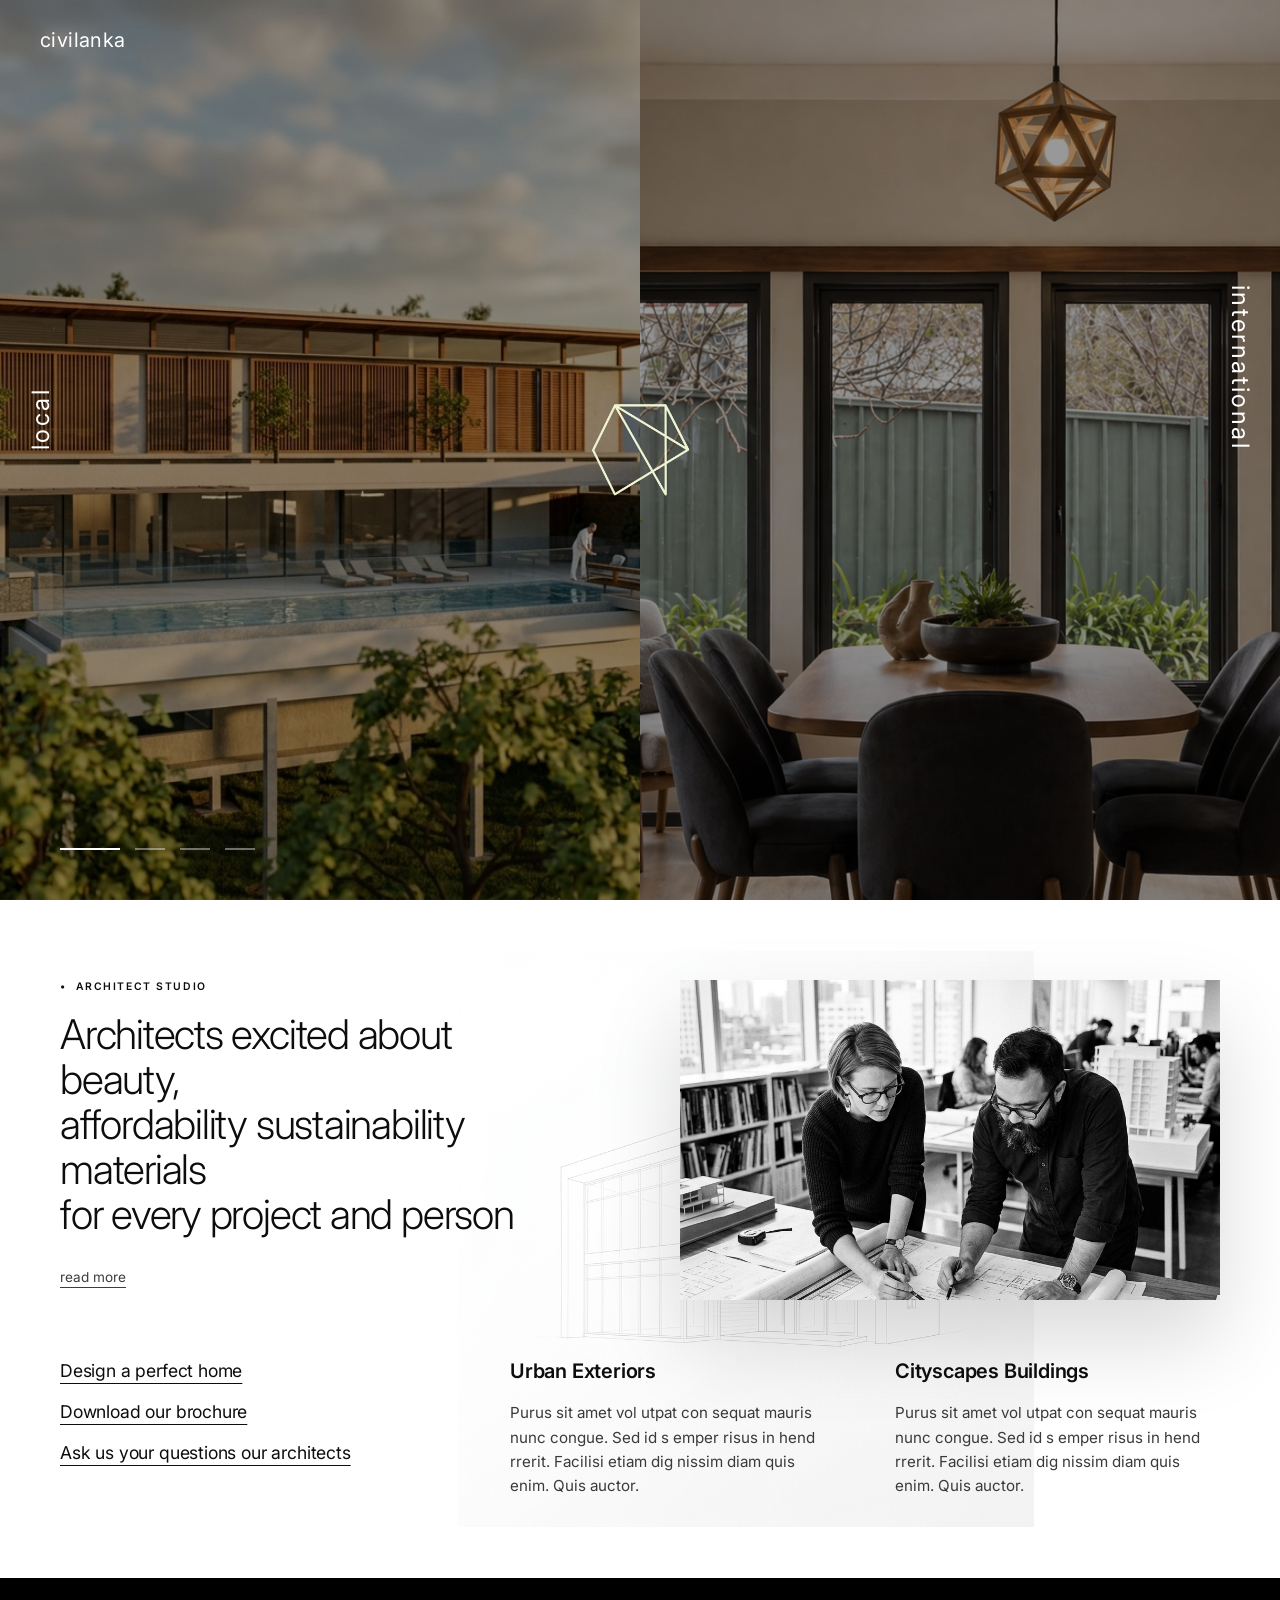
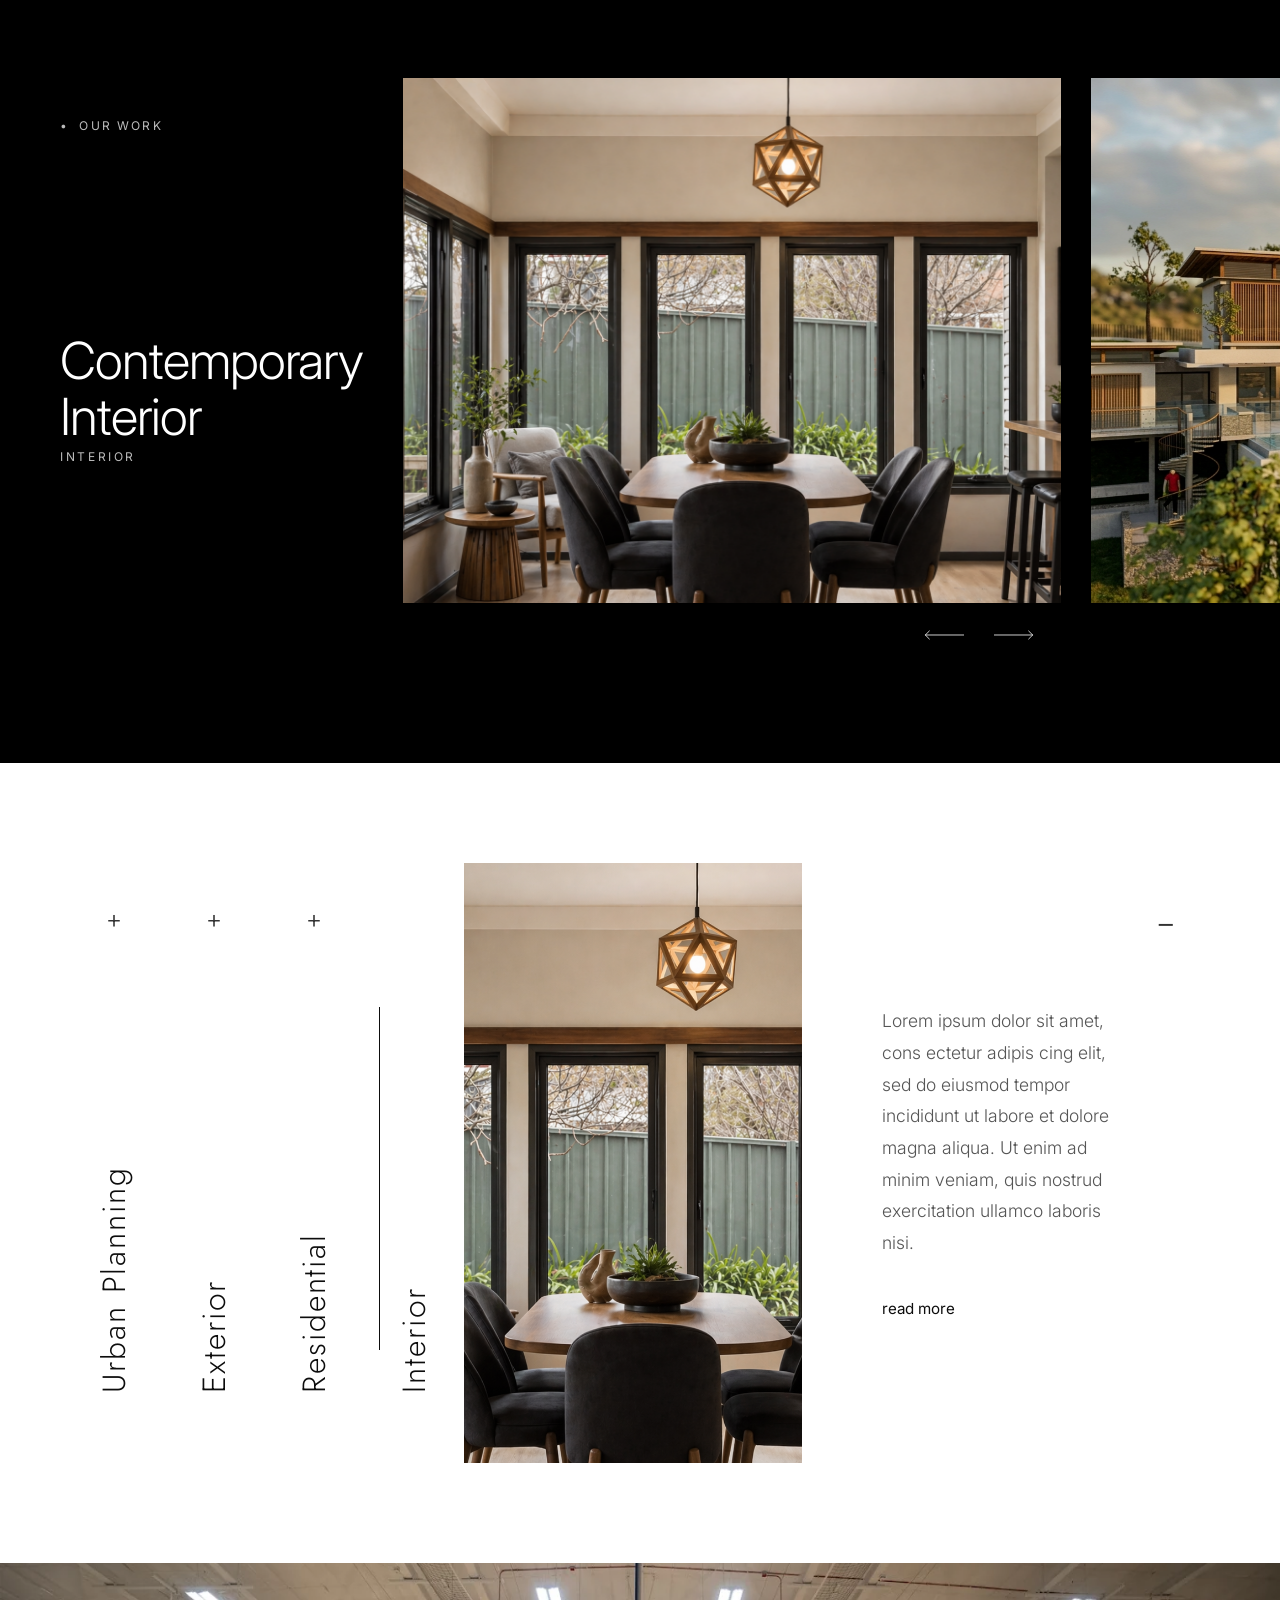
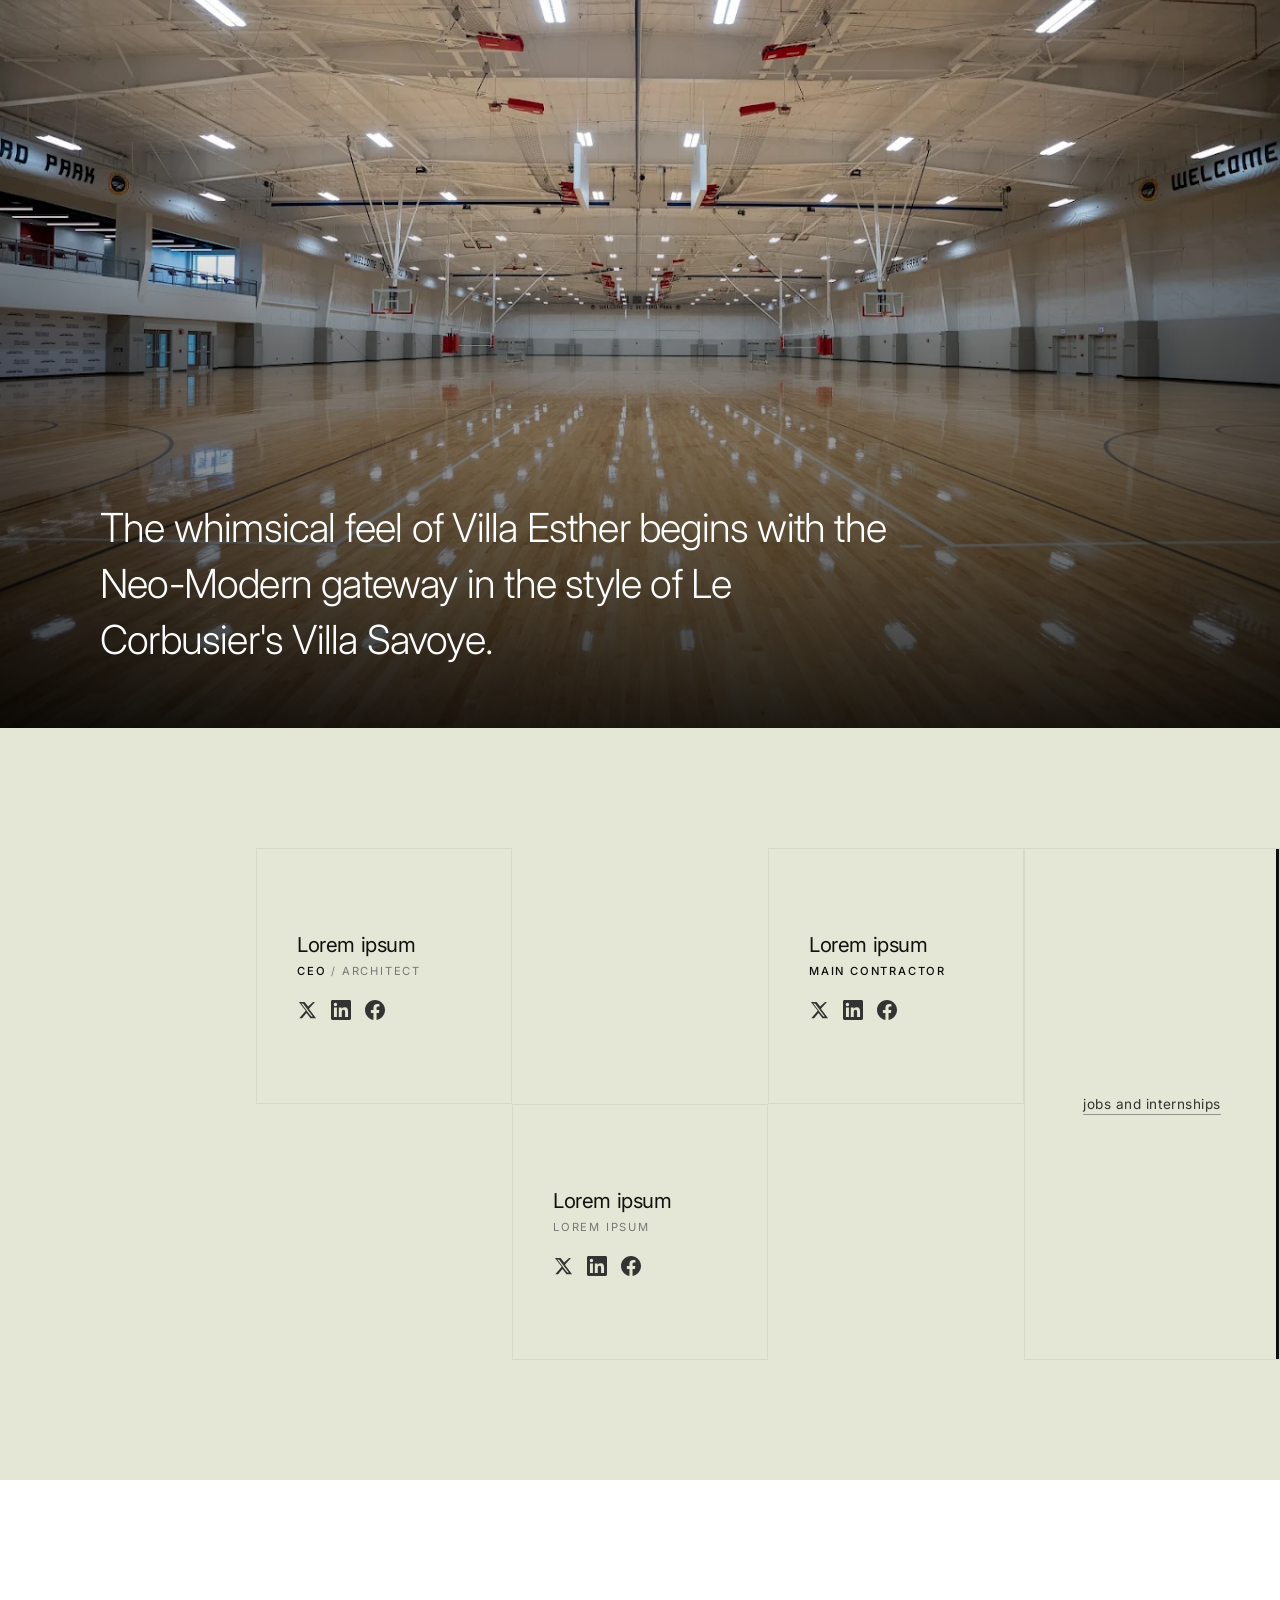
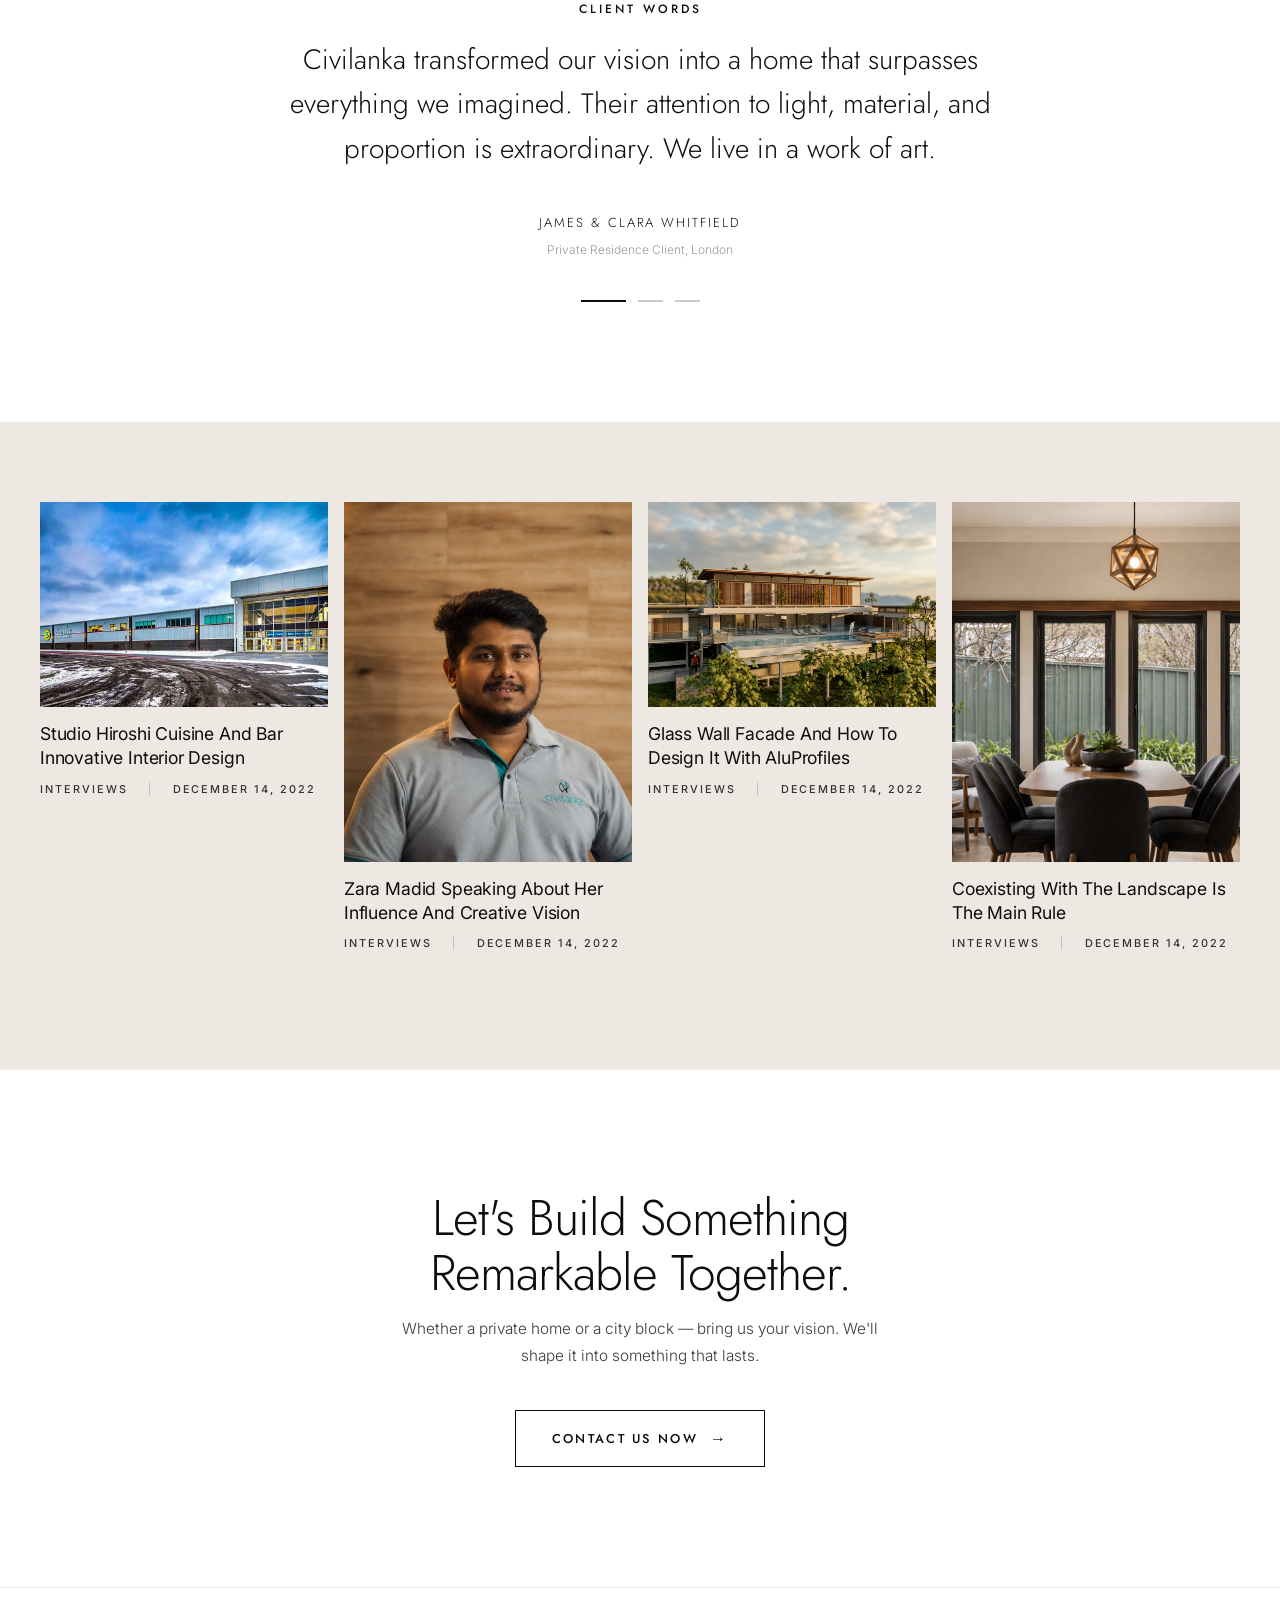
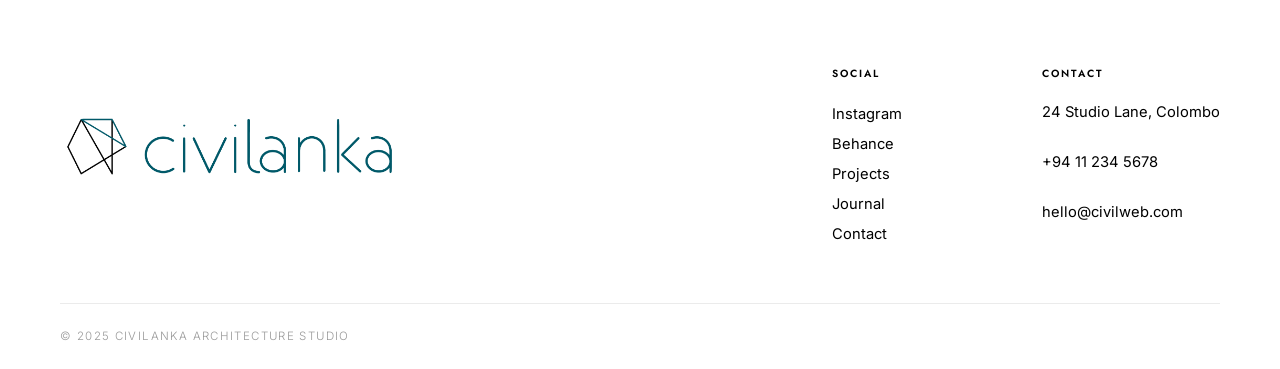
<file: index.html>
<!DOCTYPE html>
<html lang="en">

<head>
  <meta charset="UTF-8" />
  <meta name="viewport" content="width=device-width, initial-scale=1.0" />
  <title>Civilanka — Architecture & Design Studio</title>
  <meta name="description"
    content="Civilanka is a premier architecture and design studio in Sri Lanka, creating spaces that inspire. Residential, commercial, and landscape architecture." />

  <!-- Fonts -->
  <link rel="preconnect" href="https://fonts.googleapis.com" />
  <link rel="preconnect" href="https://fonts.gstatic.com" crossorigin />
  <link
    href="https://fonts.googleapis.com/css2?family=Jost:wght@300;400;500;600;700&family=Inter:wght@300;400;500&display=swap"
    rel="stylesheet" />

  <!-- Swiper CSS -->
  <link rel="stylesheet" href="https://cdn.jsdelivr.net/npm/swiper@11/swiper-bundle.min.css" />

  <!-- Styles -->
  <link rel="stylesheet" href="assets/css/style.css" />
</head>

<body>

  <!-- ============================================================
     STICKY HEADER (shown on scroll, hidden on hero)
============================================================ -->
  <header id="sticky-header" role="banner" aria-label="Sticky Navigation">
    <!-- Logo left -->
    <a href="index.html" class="sticky-logo" aria-label="Civilanka Home">
      <img src="Logos/trans.PNG" alt="Civilanka Architects" class="logo-img logo-img--sticky" />
    </a>

    <!-- Nav center -->
    <ul class="sticky-nav" role="list">
      <li class="active"><a href="#hero">home</a></li>
      <li><a href="about.html">about</a></li>
      <li><a href="#services">pages</a></li>
      <li><a href="projects.html">projects</a></li>
      <li><a href="blog.html">blog</a></li>
      <li><a href="contact.html">contact</a></li>
    </ul> 

    <a href="projects.html" class="sticky-btn">Projects</a>

  </header>

  <!-- ============================================================
     MOBILE NAV OVERLAY
============================================================ -->
  <nav id="mobile-nav" role="navigation" aria-label="Mobile Navigation">
    <button id="mobile-nav-close" aria-label="Close menu">&#x2715;</button>
    <a href="about.html">about</a>
    <a href="#services">pages</a>
    <a href="projects.html">projects</a>
    <a href="blog.html">journal</a>
    <a href="contact.html">contact</a>
  </nav>



  <!-- ============================================================
     TOP BAR
============================================================ -->
  <div id="top-bar" aria-label="Site header">
    <a href="index.html" class="site-logo" aria-label="Civilanka Home">civilanka</a>
  </div>

  <!-- ============================================================
     HERO SECTION (SPLIT SCREEN)
============================================================ -->
  <section id="hero" class="split-view" aria-label="Featured Projects Split View">
    <!-- Left Half -->
    <div class="split-half split-left">
      <img src="Project%20images/1%20(4).png" class="split-bg" alt="International architecture" />
      <div class="split-overlay dark"></div>
      <a href="#" class="vert-text vert-left">Local</a>
    </div>

    <!-- Right Half -->
    <div class="split-half split-right">
      <img src="Project%20images/A%20(10).png" class="split-bg" alt="Local architecture" />
      <div class="split-overlay dark"></div>
      <a href="#" class="vert-text vert-right">international</a>
    </div>

    <!-- Center Logo -->
    <div class="center-brand">
      <img src="Logos/transparent-logo-only.png" alt="Civilanka Architects" class="center-logo-img" />
    </div>

    <!-- Custom Hero Pagination Dashes -->
    <div class="hero-custom-pagination">
      <span class="dash active"></span>
      <span class="dash"></span>
      <span class="dash"></span>
      <span class="dash"></span>
    </div>
  </section>

  <!-- ============================================================
     ABOUT SECTION
============================================================ -->
  <section id="about" class="section-pad">
    <div class="container">
      <div class="new-about-top">
        <div class="new-about-text reveal-left">
          <span class="new-section-label">&bull; &nbsp;ARCHITECT STUDIO</span>
          <h2 class="new-about-heading">Architects excited about beauty,<br>affordability sustainability
            materials<br>for every project and person</h2>
          <a href="about.html" class="new-read-more">read more</a>
        </div>

        <div class="about-slideshow reveal-right">
          <div class="about-slide active">
            <img src="assets/images/about_team.png" alt="Architects working">
          </div>
          <div class="about-slide">
            <img src="Project images/A (10).png" alt="Slide 2">
          </div>
          <div class="about-slide">
            <img src="Project images/1 (4).png" alt="Slide 3">
          </div>
        </div>
      </div>

      <div class="new-about-bottom stagger">
        <div class="new-about-links">
          <a href="#">Design a perfect home</a>
          <a href="#">Download our brochure</a>
          <a href="#">Ask us your questions our architects</a>
        </div>
        <div class="new-about-col">
          <h3>Urban Exteriors</h3>
          <p>Purus sit amet vol utpat con sequat mauris nunc congue. Sed id s emper risus in hend rrerit. Facilisi etiam
            dig nissim diam quis enim. Quis auctor.</p>
        </div>
        <div class="new-about-col">
          <h3>Cityscapes Buildings</h3>
          <p>Purus sit amet vol utpat con sequat mauris nunc congue. Sed id s emper risus in hend rrerit. Facilisi etiam
            dig nissim diam quis enim. Quis auctor.</p>
        </div>
      </div>
    </div>
  </section>



  <!-- ============================================================
     PROJECTS SECTION (OUR WORK)
============================================================ -->
  <section id="projects" class="section-pad dark-section">
    <div class="our-work-container">
      <div class="our-work-left reveal-left">
        <span class="our-work-label">&bull; &nbsp;OUR WORK</span>
        <div class="our-work-info">
          <h2 class="our-work-title">The feel of Villa Yun</h2>
          <span class="our-work-cat">WELLNESS</span>
        </div>
      </div>
      <div class="our-work-right reveal-right">
        <div class="swiper our-work-swiper">
          <div class="swiper-wrapper">
            <!-- Slide 1 -->
            <div class="swiper-slide our-work-slide" data-title="The feel of Villa Yun" data-cat="WELLNESS">
              <img src="Project%20images/2023-11-07.jpg" alt="Villa Yun" />
            </div>
            <!-- Slide 2 -->
            <div class="swiper-slide our-work-slide" data-title="Contemporary Interior" data-cat="INTERIOR">
              <img src="Project%20images/A%20(10).png" alt="Contemporary Interior" />
            </div>
            <!-- Slide 3 -->
            <div class="swiper-slide our-work-slide" data-title="Modern Structure" data-cat="ARCHITECTURE">
              <img src="Project%20images/1%20(4).png" alt="Modern Structure" />
            </div>
            <!-- Slide 4 -->
            <div class="swiper-slide our-work-slide" data-title="Industrial Facility" data-cat="COMMERCIAL">
              <img src="Project%20images/WIN_Facility6.jpg" alt="Industrial Facility" />
            </div>
          </div>
        </div>
        <div class="our-work-nav">
          <button class="our-work-prev">
            <svg width="40" height="10" viewBox="0 0 60 14" fill="none" xmlns="http://www.w3.org/2000/svg">
              <path d="M60 7H2M2 7L8 1M2 7L8 13" stroke="currentColor" stroke-width="1.5" stroke-linecap="round"
                stroke-linejoin="round" />
            </svg>
          </button>
          <button class="our-work-next">
            <svg width="40" height="10" viewBox="0 0 60 14" fill="none" xmlns="http://www.w3.org/2000/svg">
              <path d="M0 7H58M58 7L52 1M58 7L52 13" stroke="currentColor" stroke-width="1.5" stroke-linecap="round"
                stroke-linejoin="round" />
            </svg>
          </button>
        </div>
      </div>
    </div>
  </section>

  <!-- ============================================================
     SERVICES ACCORDION
============================================================ -->
  <section id="services" class="accordion-section reveal">
    <div class="acc-container">

      <!-- Item 1 -->
      <div class="acc-item">
        <div class="acc-header">
          <span class="acc-icon">+</span>
          <span class="acc-title">Urban Planning</span>
        </div>
        <div class="acc-content">
          <div class="acc-img-wrap">
            <img src="Project%20images/2023-11-07.jpg" alt="Urban Planning" />
          </div>
          <div class="acc-text-wrap">
            <span class="acc-close">&minus;</span>
            <p>Lorem ipsum dolor sit amet, cons ectetur adipis cing elit, sed do eiusmod tempor incididunt ut labore et
              dolore magna aliqua. Ut enim ad minim veniam, quis nostrud exercitation ullamco laboris nisi.</p>
            <a href="#" class="read-more">read more</a>
          </div>
        </div>
      </div>

      <!-- Item 2 -->
      <div class="acc-item">
        <div class="acc-header">
          <span class="acc-icon">+</span>
          <span class="acc-title">Exterior</span>
        </div>
        <div class="acc-content">
          <div class="acc-img-wrap">
            <img src="Project%20images/1%20(4).png" alt="Exterior" />
          </div>
          <div class="acc-text-wrap">
            <span class="acc-close">&minus;</span>
            <p>Lorem ipsum dolor sit amet, cons ectetur adipis cing elit, sed do eiusmod tempor incididunt ut labore et
              dolore magna aliqua. Ut enim ad minim veniam, quis nostrud exercitation ullamco laboris nisi.</p>
            <a href="#" class="read-more">read more</a>
          </div>
        </div>
      </div>

      <!-- Item 3 -->
      <div class="acc-item">
        <div class="acc-header">
          <span class="acc-icon">+</span>
          <span class="acc-title">Residential</span>
        </div>
        <div class="acc-content">
          <div class="acc-img-wrap">
            <img src="assets/images/hero_2.png" alt="Residential" />
          </div>
          <div class="acc-text-wrap">
            <span class="acc-close">&minus;</span>
            <p>Lorem ipsum dolor sit amet, cons ectetur adipis cing elit, sed do eiusmod tempor incididunt ut labore et
              dolore magna aliqua. Ut enim ad minim veniam, quis nostrud exercitation ullamco laboris nisi.</p>
            <a href="#" class="read-more">read more</a>
          </div>
        </div>
      </div>

      <!-- Item 4 (Active default) -->
      <div class="acc-item active">
        <div class="acc-header">
          <span class="acc-icon">&minus;</span>
          <span class="acc-title">Interior</span>
        </div>
        <div class="acc-content">
          <div class="acc-img-wrap">
            <img src="Project%20images/A%20(10).png" alt="Interior" />
          </div>
          <div class="acc-text-wrap">
            <span class="acc-close">&minus;</span>
            <p>Lorem ipsum dolor sit amet, cons ectetur adipis cing elit, sed do eiusmod tempor incididunt ut labore et
              dolore magna aliqua. Ut enim ad minim veniam, quis nostrud exercitation ullamco laboris nisi.</p>
            <a href="#" class="read-more">read more</a>
          </div>
        </div>
      </div>

    </div>
  </section>

  <!-- ============================================================
     QUOTE BANNER SECTION
============================================================ -->
  <section id="quote-banner" class="reveal">
    <div class="quote-banner-content container">
      <h2>The whimsical feel of Villa Esther begins with the Neo-Modern gateway in the style of Le Corbusier's Villa
        Savoye.</h2>
    </div>
  </section>
  <!-- ============================================================
     TEAM SECTION
============================================================ -->
  <section id="team" aria-label="Our Team">
    <div class="team-grid">

      <!-- ROW 1 -->

      <!-- Cell 1: Photo — Member 1 -->
      <div class="team-cell team-photo">
        <img src="team%20images/29.png" alt="Architect portrait" />
      </div>

      <!-- Cell 2: Info — Member 1 -->
      <div class="team-cell team-info">
        <h3 class="team-name">Lorem ipsum</h3>
        <p class="team-role"><span class="team-role-accent">CEO</span> / <span class="team-role-plain">ARCHITECT</span>
        </p>
        <div class="team-socials">
          <a href="#" aria-label="Twitter" class="team-social-icon">
            <svg viewBox="0 0 24 24" fill="currentColor">
              <path
                d="M18.244 2.25h3.308l-7.227 8.26 8.502 11.24H16.17l-4.714-6.231-5.401 6.231H2.746l7.73-8.835L2.25 2.25h6.832l4.258 5.63 5.904-5.63Zm-1.161 17.52h1.833L7.084 4.126H5.117z" />
            </svg>
          </a>
          <a href="#" aria-label="LinkedIn" class="team-social-icon">
            <svg viewBox="0 0 24 24" fill="currentColor">
              <path
                d="M20.447 20.452h-3.554v-5.569c0-1.328-.027-3.037-1.852-3.037-1.853 0-2.136 1.445-2.136 2.939v5.667H9.351V9h3.414v1.561h.046c.477-.9 1.637-1.85 3.37-1.85 3.601 0 4.267 2.37 4.267 5.455v6.286zM5.337 7.433a2.062 2.062 0 0 1-2.063-2.065 2.064 2.064 0 1 1 2.063 2.065zm1.782 13.019H3.555V9h3.564v11.452zM22.225 0H1.771C.792 0 0 .774 0 1.729v20.542C0 23.227.792 24 1.771 24h20.451C23.2 24 24 23.227 24 22.271V1.729C24 .774 23.2 0 22.222 0h.003z" />
            </svg>
          </a>
          <a href="#" aria-label="Facebook" class="team-social-icon">
            <svg viewBox="0 0 24 24" fill="currentColor">
              <path
                d="M24 12.073c0-6.627-5.373-12-12-12s-12 5.373-12 12c0 5.99 4.388 10.954 10.125 11.854v-8.385H7.078v-3.47h3.047V9.43c0-3.007 1.792-4.669 4.533-4.669 1.312 0 2.686.235 2.686.235v2.953H15.83c-1.491 0-1.956.925-1.956 1.874v2.25h3.328l-.532 3.47h-2.796v8.385C19.612 23.027 24 18.062 24 12.073z" />
            </svg>
          </a>
        </div>
      </div>

      <!-- Cell 3: Photo — Member 2 -->
      <div class="team-cell team-photo">
        <img src="team%20images/30.png" alt="Main Contractor portrait" />
      </div>

      <!-- Cell 4: Info — Member 2 -->
      <div class="team-cell team-info">
        <h3 class="team-name">Lorem ipsum</h3>
        <p class="team-role"><span class="team-role-accent">MAIN CONTRACTOR</span></p>
        <div class="team-socials">
          <a href="#" aria-label="Twitter" class="team-social-icon">
            <svg viewBox="0 0 24 24" fill="currentColor">
              <path
                d="M18.244 2.25h3.308l-7.227 8.26 8.502 11.24H16.17l-4.714-6.231-5.401 6.231H2.746l7.73-8.835L2.25 2.25h6.832l4.258 5.63 5.904-5.63Zm-1.161 17.52h1.833L7.084 4.126H5.117z" />
            </svg>
          </a>
          <a href="#" aria-label="LinkedIn" class="team-social-icon">
            <svg viewBox="0 0 24 24" fill="currentColor">
              <path
                d="M20.447 20.452h-3.554v-5.569c0-1.328-.027-3.037-1.852-3.037-1.853 0-2.136 1.445-2.136 2.939v5.667H9.351V9h3.414v1.561h.046c.477-.9 1.637-1.85 3.37-1.85 3.601 0 4.267 2.37 4.267 5.455v6.286zM5.337 7.433a2.062 2.062 0 0 1-2.063-2.065 2.064 2.064 0 1 1 2.063 2.065zm1.782 13.019H3.555V9h3.564v11.452zM22.225 0H1.771C.792 0 0 .774 0 1.729v20.542C0 23.227.792 24 1.771 24h20.451C23.2 24 24 23.227 24 22.271V1.729C24 .774 23.2 0 22.222 0h.003z" />
            </svg>
          </a>
          <a href="#" aria-label="Facebook" class="team-social-icon">
            <svg viewBox="0 0 24 24" fill="currentColor">
              <path
                d="M24 12.073c0-6.627-5.373-12-12-12s-12 5.373-12 12c0 5.99 4.388 10.954 10.125 11.854v-8.385H7.078v-3.47h3.047V9.43c0-3.007 1.792-4.669 4.533-4.669 1.312 0 2.686.235 2.686.235v2.953H15.83c-1.491 0-1.956.925-1.956 1.874v2.25h3.328l-.532 3.47h-2.796v8.385C19.612 23.027 24 18.062 24 12.073z" />
            </svg>
          </a>
        </div>
      </div>

      <!-- Cell 5: Jobs panel (spans 2 rows) -->
      <div class="team-cell team-jobs" rowspan="2">
        <a href="#" class="team-jobs-link">jobs and internships</a>
      </div>

      <!-- ROW 2 -->

      <!-- Cell 6: Empty offset cell (matches Hiroshi offset layout) -->
      <div class="team-cell team-empty"></div>

      <!-- Cell 7: Photo — Member 3 -->
      <div class="team-cell team-photo">
        <img src="team%20images/32.png" alt="Architect portrait" />
      </div>

      <!-- Cell 7: Info — Member 3 -->
      <div class="team-cell team-info">
        <h3 class="team-name">Lorem ipsum</h3>
        <p class="team-role"><span class="team-role-plain">Lorem ipsum</span></p>
        <div class="team-socials">
          <a href="#" aria-label="Twitter" class="team-social-icon">
            <svg viewBox="0 0 24 24" fill="currentColor">
              <path
                d="M18.244 2.25h3.308l-7.227 8.26 8.502 11.24H16.17l-4.714-6.231-5.401 6.231H2.746l7.73-8.835L2.25 2.25h6.832l4.258 5.63 5.904-5.63Zm-1.161 17.52h1.833L7.084 4.126H5.117z" />
            </svg>
          </a>
          <a href="#" aria-label="LinkedIn" class="team-social-icon">
            <svg viewBox="0 0 24 24" fill="currentColor">
              <path
                d="M20.447 20.452h-3.554v-5.569c0-1.328-.027-3.037-1.852-3.037-1.853 0-2.136 1.445-2.136 2.939v5.667H9.351V9h3.414v1.561h.046c.477-.9 1.637-1.85 3.37-1.85 3.601 0 4.267 2.37 4.267 5.455v6.286zM5.337 7.433a2.062 2.062 0 0 1-2.063-2.065 2.064 2.064 0 1 1 2.063 2.065zm1.782 13.019H3.555V9h3.564v11.452zM22.225 0H1.771C.792 0 0 .774 0 1.729v20.542C0 23.227.792 24 1.771 24h20.451C23.2 24 24 23.227 24 22.271V1.729C24 .774 23.2 0 22.222 0h.003z" />
            </svg>
          </a>
          <a href="#" aria-label="Facebook" class="team-social-icon">
            <svg viewBox="0 0 24 24" fill="currentColor">
              <path
                d="M24 12.073c0-6.627-5.373-12-12-12s-12 5.373-12 12c0 5.99 4.388 10.954 10.125 11.854v-8.385H7.078v-3.47h3.047V9.43c0-3.007 1.792-4.669 4.533-4.669 1.312 0 2.686.235 2.686.235v2.953H15.83c-1.491 0-1.956.925-1.956 1.874v2.25h3.328l-.532 3.47h-2.796v8.385C19.612 23.027 24 18.062 24 12.073z" />
            </svg>
          </a>
        </div>
      </div>

      <!-- Cell 8: Photo — Member 4 -->
      <div class="team-cell team-photo">
        <img src="team%20images/33.png" alt="Product Designer portrait" />
      </div>



    </div>
  </section>

  <!-- ============================================================
     TESTIMONIALS
============================================================ -->
  <section id="testimonials" class="section-pad">
    <div class="container">
      <div class="testimonials-inner reveal">
        <span class="section-label">Client Words</span>
        <div class="swiper test-swiper">
          <div class="swiper-wrapper">

            <div class="swiper-slide">
              <p class="testimonial-text">Civilanka transformed our vision into a home that surpasses everything we
                imagined. Their attention to light, material, and proportion is extraordinary. We live in a work of art.
              </p>
              <p class="testimonial-author">JAMES &amp; CLARA WHITFIELD</p>
              <p class="testimonial-role">Private Residence Client, London</p>
            </div>

            <div class="swiper-slide">
              <p class="testimonial-text">Working with the Civilanka team was a revelation. They listened deeply and
                delivered a commercial space that perfectly reflects our brand values while elevating the entire
                neighbourhood.</p>
              <p class="testimonial-author">SEBASTIAN NAKAMURA</p>
              <p class="testimonial-role">CEO, Nakamura Group</p>
            </div>

            <div class="swiper-slide">
              <p class="testimonial-text">The master plan Civilanka created for our mixed-use development is visionary.
                Their urban sensibility and design quality are unmatched in the industry.</p>
              <p class="testimonial-author">AMARA OSEI-BONSU</p>
              <p class="testimonial-role">Director of Development, Cityline Properties</p>
            </div>

          </div>

          <!-- Swiper Pagination Dashes -->
          <div class="swiper-pagination test-pagination"></div>
        </div>

      </div>
    </div>
  </section>

  <!-- ============================================================
     REFERENCE JOURNAL / BLOG SECTION
  ============================================================ -->
  <section id="ref-journal">
    <div class="container">

      <!-- Grid Area -->
      <div class="ref-journal-grid reveal">

        <!-- Post 1 -->
        <article class="ref-journal-card">
          <div class="ref-journal-img-wrap">
            <img src="Project images/2023-11-07.jpg" alt="Interior Design">
          </div>
          <h3 class="ref-journal-title">Studio Hiroshi Cuisine And Bar Innovative Interior Design</h3>
          <div class="ref-journal-meta">
            <span>INTERVIEWS</span>
            <span class="ref-journal-meta-sep">|</span>
            <span>DECEMBER 14, 2022</span>
          </div>
        </article>

        <!-- Post 2 (Portrait) -->
        <article class="ref-journal-card">
          <div class="ref-journal-img-wrap">
            <img src="team images/29.png" alt="Zara Madid">
          </div>
          <h3 class="ref-journal-title">Zara Madid Speaking About Her Influence And Creative Vision</h3>
          <div class="ref-journal-meta">
            <span>INTERVIEWS</span>
            <span class="ref-journal-meta-sep">|</span>
            <span>DECEMBER 14, 2022</span>
          </div>
        </article>

        <!-- Post 3 -->
        <article class="ref-journal-card">
          <div class="ref-journal-img-wrap">
            <img src="Project images/1 (4).png" alt="Glass Wall Facade">
          </div>
          <h3 class="ref-journal-title">Glass Wall Facade And How To Design It With AluProfiles</h3>
          <div class="ref-journal-meta">
            <span>INTERVIEWS</span>
            <span class="ref-journal-meta-sep">|</span>
            <span>DECEMBER 14, 2022</span>
          </div>
        </article>

        <!-- Post 4 (Portrait/Tall) -->
        <article class="ref-journal-card">
          <div class="ref-journal-img-wrap">
            <img src="Project images/A (10).png" alt="Landscape Architecture">
          </div>
          <h3 class="ref-journal-title">Coexisting With The Landscape Is The Main Rule</h3>
          <div class="ref-journal-meta">
            <span>INTERVIEWS</span>
            <span class="ref-journal-meta-sep">|</span>
            <span>DECEMBER 14, 2022</span>
          </div>
        </article>

      </div>
    </div>
  </section>


  <!-- ============================================================
     CTA BANNER
============================================================ -->
  <section id="cta-banner">
    <div class="container">
      <div class="cta-inner reveal">
        <h2>Let's Build Something<br />Remarkable Together.</h2>
        <p>Whether a private home or a city block — bring us your vision. We'll shape it into something that lasts.</p>
        <a href="#footer" class="btn btn-dark btn-arrow"><span>Contact us now</span></a>
      </div>
    </div>
  </section>

  <!-- ============================================================
     FOOTER
============================================================ -->
  <footer id="footer" role="contentinfo">
    <div class="footer-inner">

      <!-- Main footer body -->
      <div class="footer-body">

        <!-- Brand: large two-line heading -->
        <div class="footer-brand">
          <a href="index.html" aria-label="Civilanka Home" class="footer-brand-link">
            <img src="Logos/trans.PNG" alt="Civilanka Architects" class="logo-img logo-img--footer" />
          </a>
        </div>

        <!-- Columns: Social, Contact -->
        <div class="footer-cols">

          <div class="footer-col">
            <h4 class="footer-col-label">Social</h4>
            <ul>
              <li><a href="#">Instagram</a></li>
              <li><a href="#">Behance</a></li>
              <li><a href="projects.html">Projects</a></li>
              <li><a href="blog.html">Journal</a></li>
              <li><a href="contact.html">Contact</a></li>
            </ul>
          </div>

          <div class="footer-col">
            <h4 class="footer-col-label">Contact</h4>
            <address>
              <a href="#">24 Studio Lane, Colombo</a><br />
              <a href="tel:+94112345678">+94 11 234 5678</a><br />
              <a href="mailto:hello@civilweb.com">hello@civilweb.com</a>
            </address>
          </div>

        </div>
      </div>

      <!-- Bottom strip -->
      <div class="footer-bottom">
        <p>&copy; 2025 Civilanka Architecture Studio</p>
      </div>
    </div>
  </footer>

  <!-- Back to top -->
  <button id="back-top" aria-label="Back to top">
    <svg width="24" height="24" viewBox="0 0 24 24" fill="none" xmlns="http://www.w3.org/2000/svg">
      <path d="M4 18 H18 V6" stroke="#111" stroke-width="1.5" />
      <polygon points="14,8 22,8 18,2" fill="#111" />
    </svg>
  </button>

  <!-- Swiper JS -->
  <script src="https://cdn.jsdelivr.net/npm/swiper@11/swiper-bundle.min.js"></script>
  <!-- Main JS -->
  <script src="assets/js/main.js"></script>

  <!-- Dynamic Project Loading from Database -->
  <script>
    (async function loadFeaturedProjects() {
      try {
        const res = await fetch('api/projects.php?action=featured');
        const data = await res.json();
        const projects = data.projects;
        if (!projects || projects.length === 0) return; // keep static slides

        const wrapper = document.querySelector('.our-work-swiper .swiper-wrapper');
        if (!wrapper) return;

        // Replace static slides with database projects
        wrapper.innerHTML = '';
        projects.forEach(p => {
          const imgSrc = p.image_main ? 'uploads/projects/' + p.image_main : 'Project%20images/2023-11-07.jpg';
          const slide = document.createElement('div');
          slide.className = 'swiper-slide our-work-slide';
          slide.setAttribute('data-title', p.title);
          slide.setAttribute('data-cat', p.service_type || '');
          slide.innerHTML = `<img src="${imgSrc}" alt="${p.title}" />`;
          wrapper.appendChild(slide);
        });

        // Update the info panel with the first project
        if (projects.length > 0) {
          const titleEl = document.querySelector('.our-work-title');
          const catEl = document.querySelector('.our-work-cat');
          if (titleEl) titleEl.textContent = projects[0].title;
          if (catEl) catEl.textContent = projects[0].service_type || '';
        }

        // Re-initialize swiper if it exists
        const swiperEl = document.querySelector('.our-work-swiper');
        if (swiperEl && swiperEl.swiper) {
          swiperEl.swiper.update();
        }
      } catch (e) {
        // API not available – keep static slides
      }
    })();
  </script>

</body>

</html>
</file>
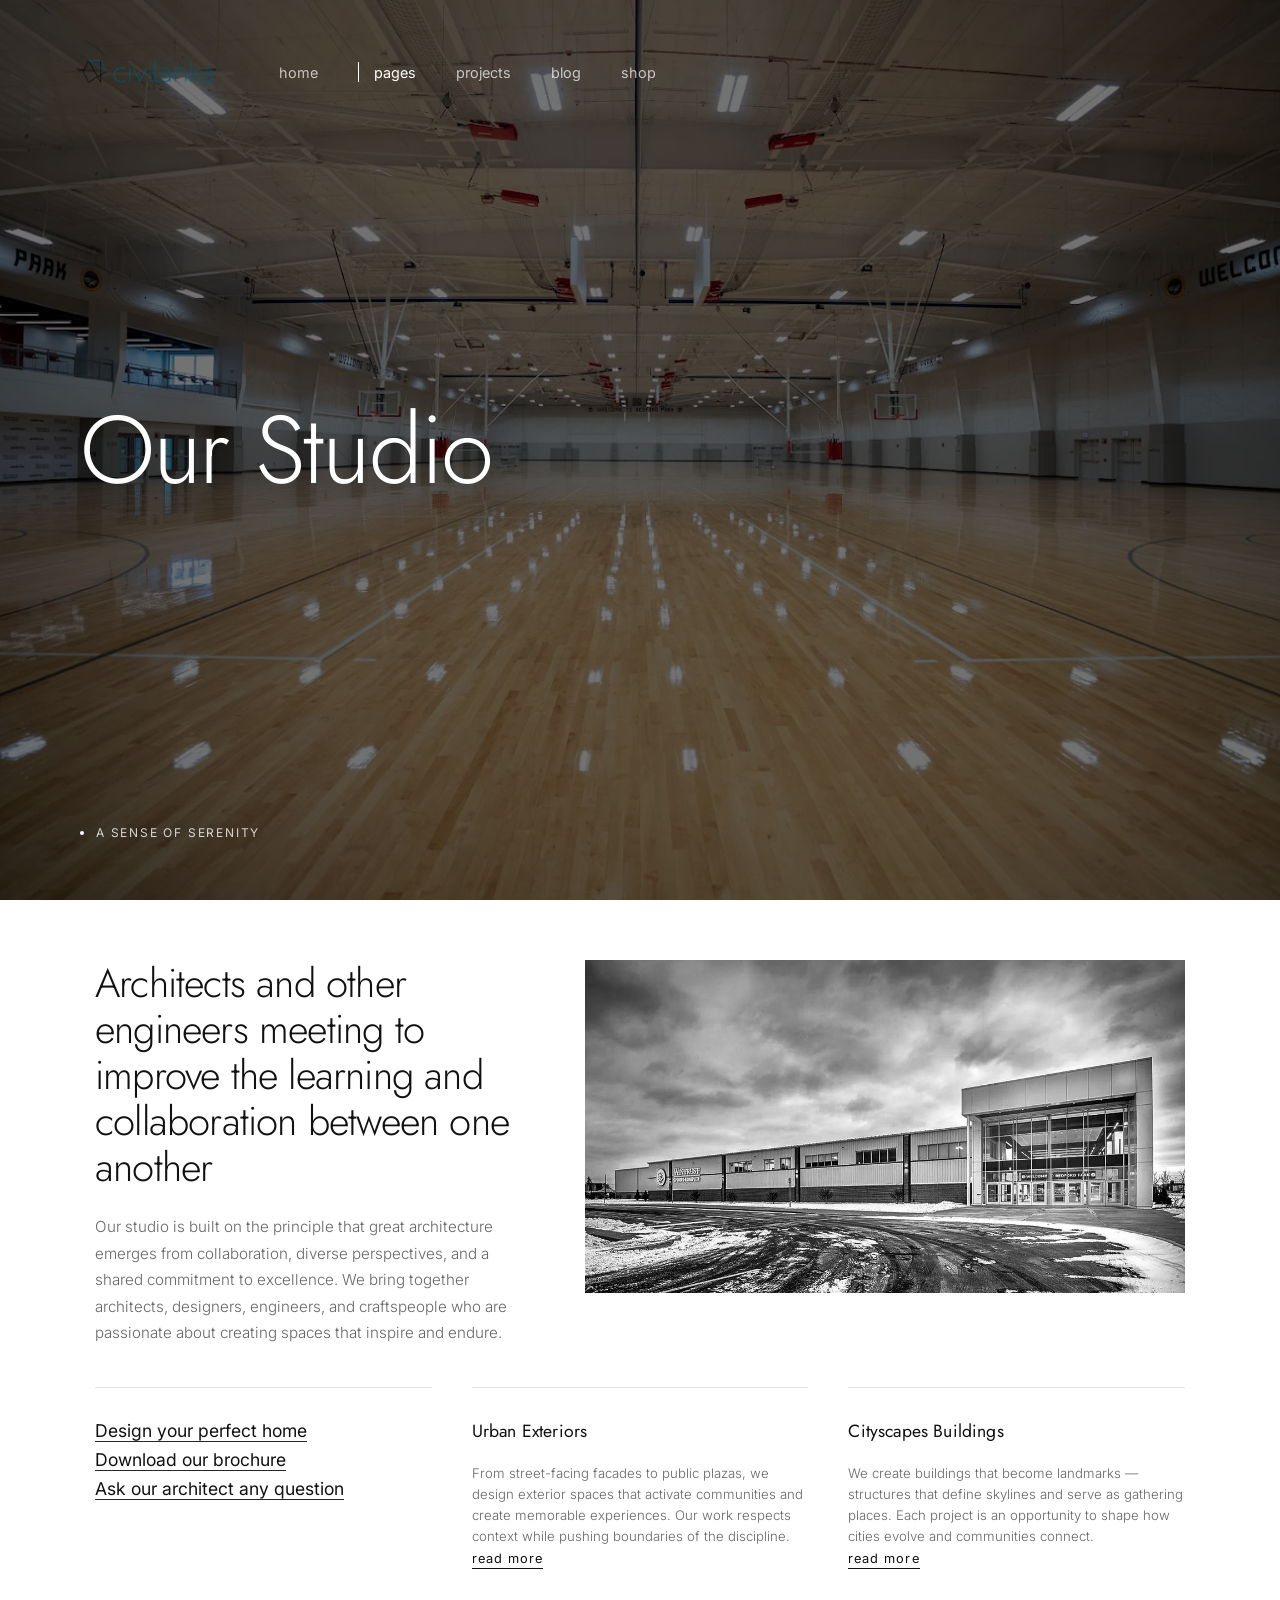
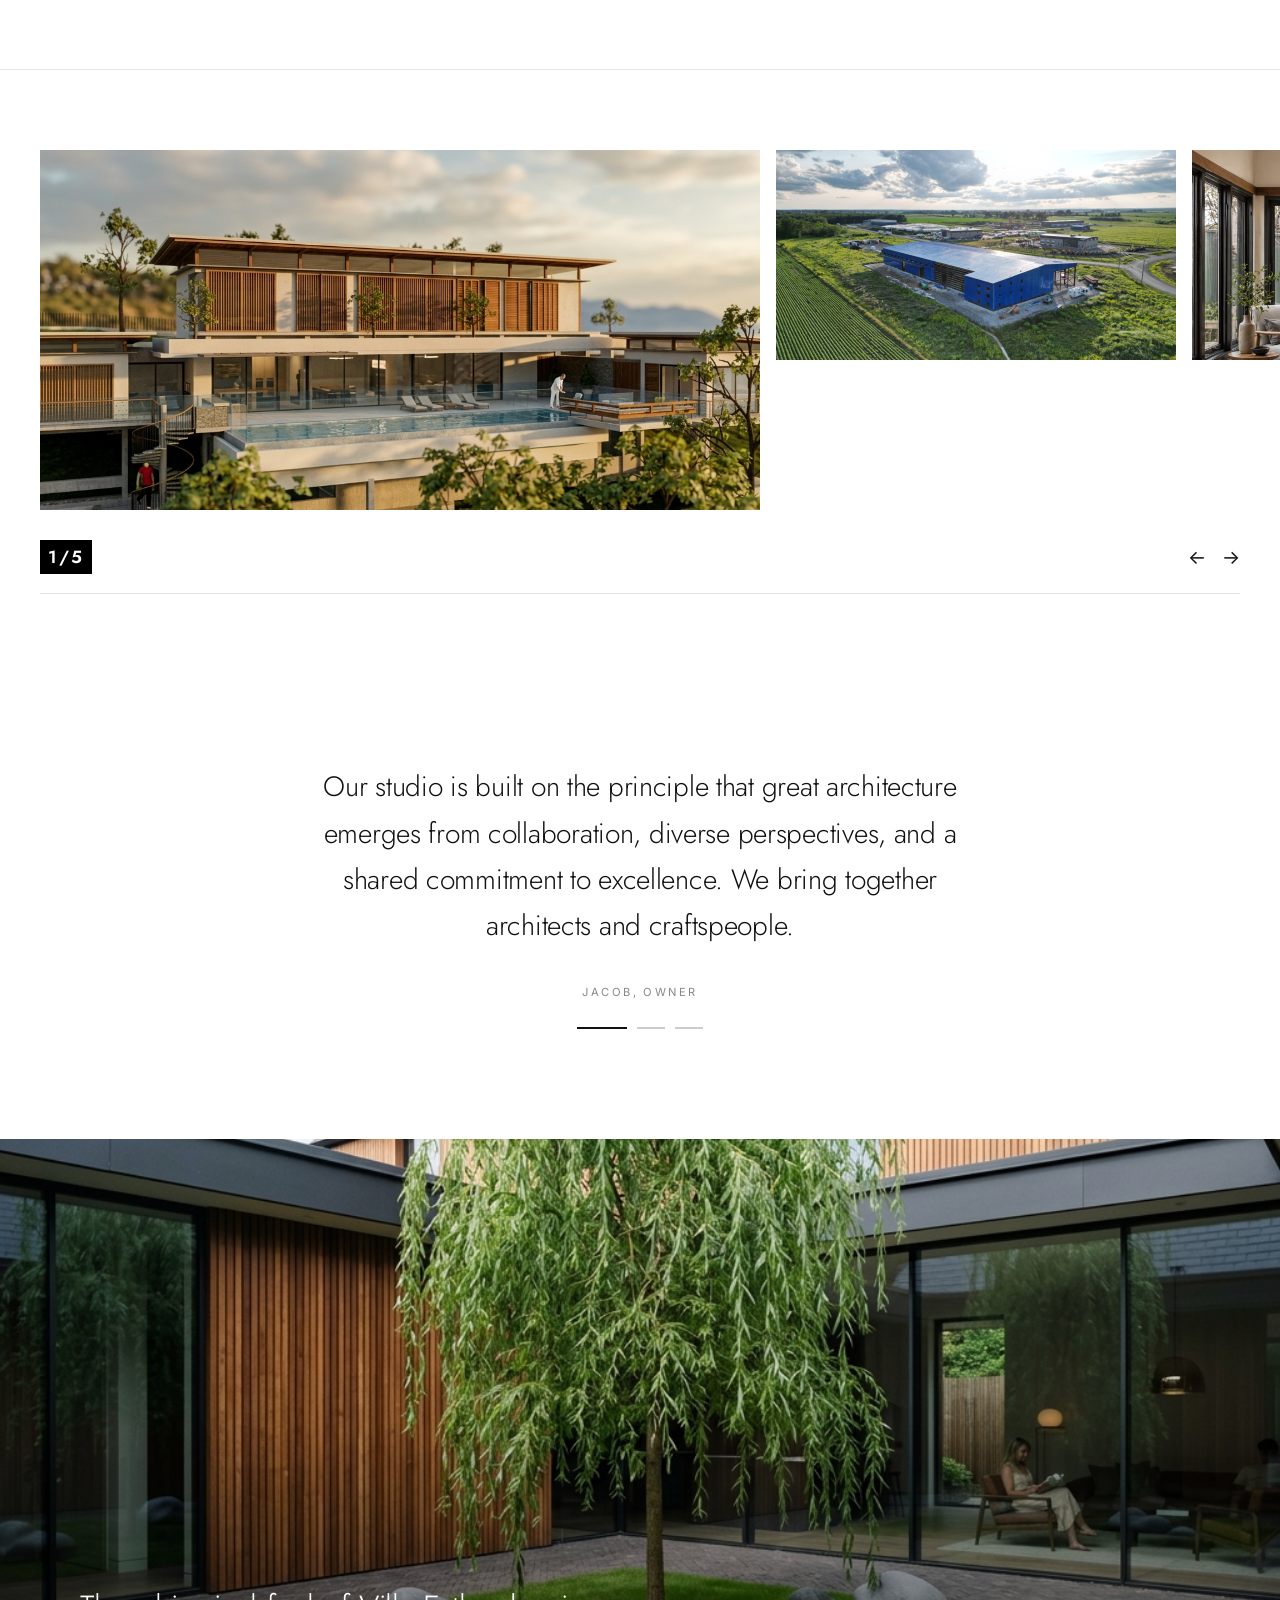
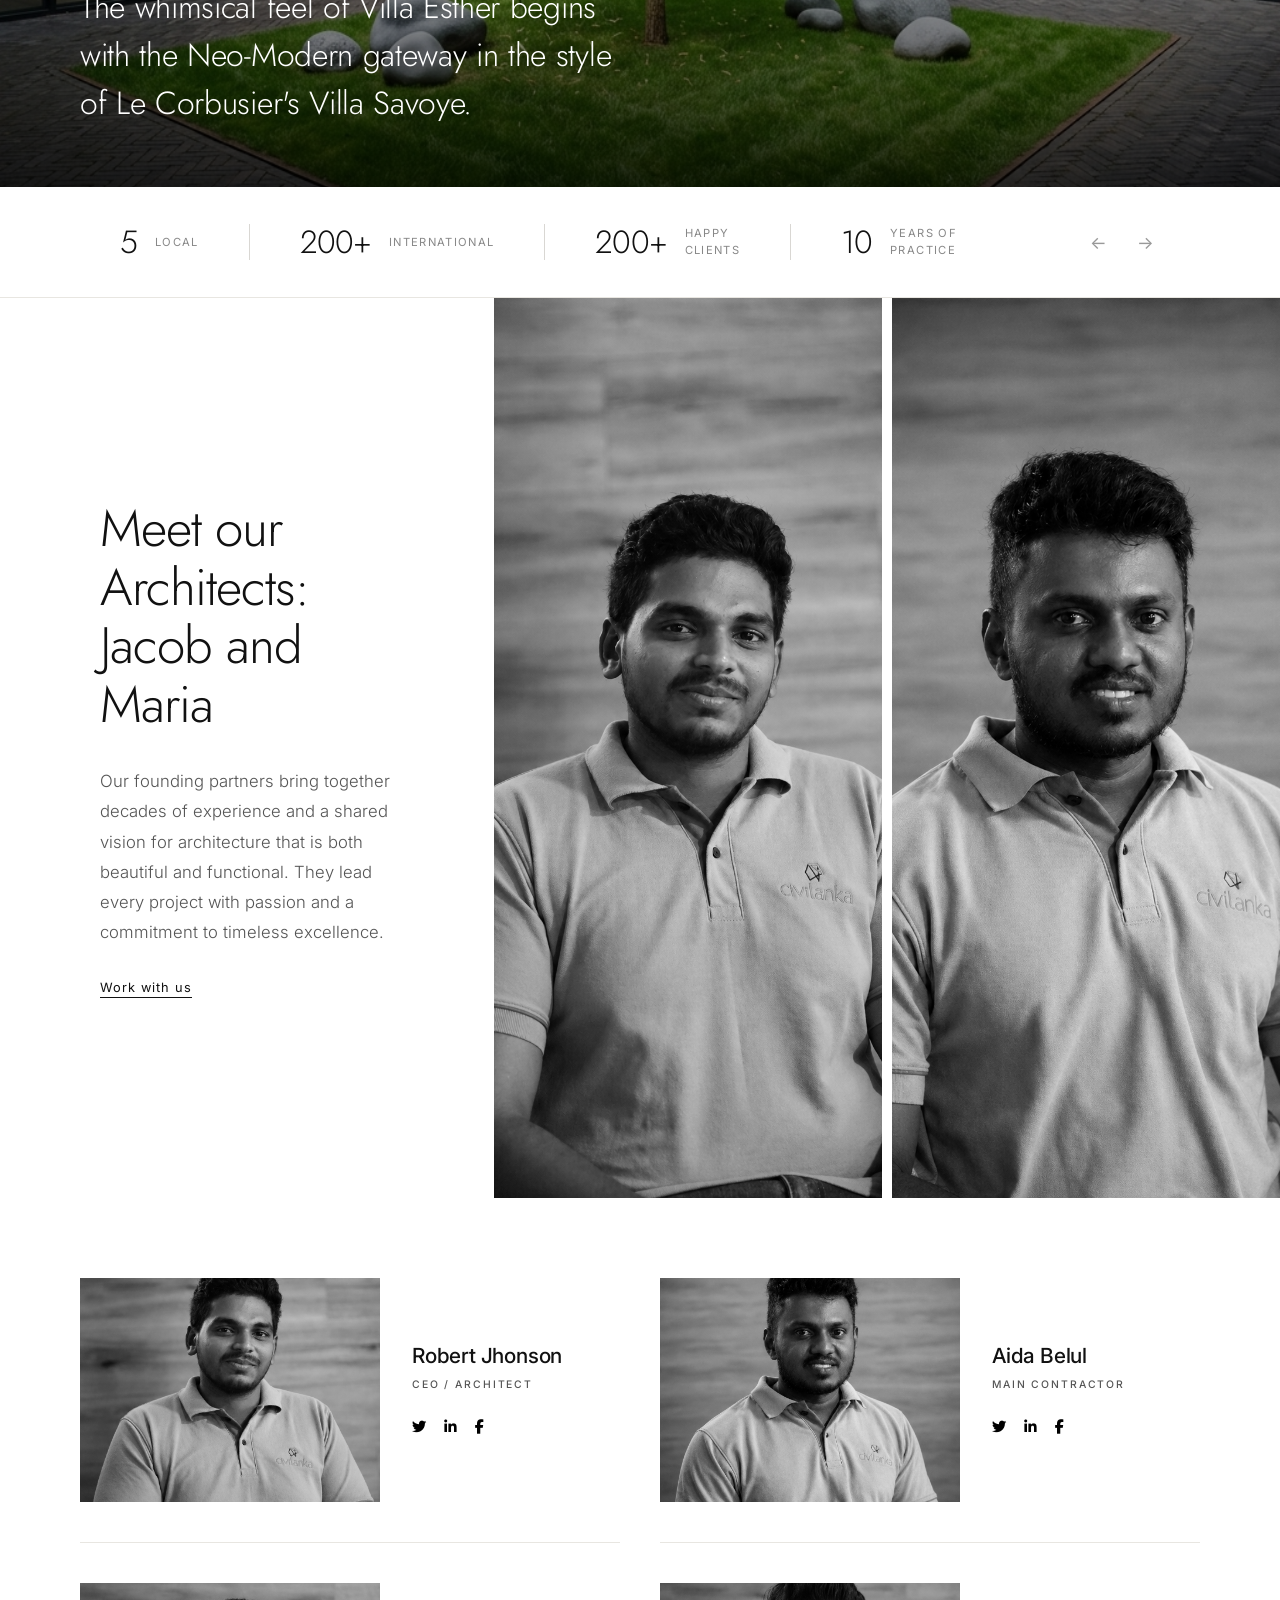
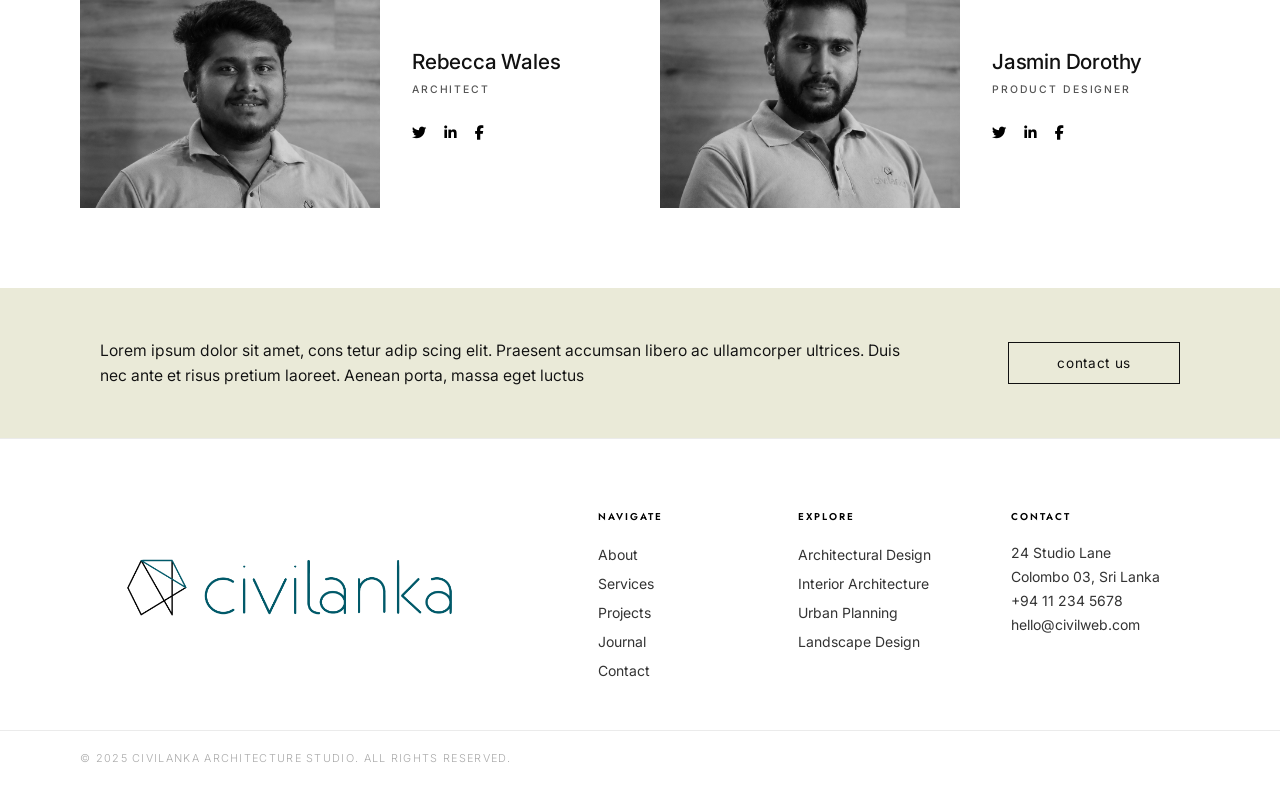
<file: about.html>
<!DOCTYPE html>
<html lang="en">

<head>
  <meta charset="UTF-8" />
  <meta name="viewport" content="width=device-width, initial-scale=1.0" />
  <title>Our Studio — Civilanka Architecture & Design</title>
  <meta name="description"
    content="Learn about Civilanka's philosophy, founding architects, and our approach to timeless design." />

  <!-- Fonts -->
  <link rel="preconnect" href="https://fonts.googleapis.com" />
  <link rel="preconnect" href="https://fonts.gstatic.com" crossorigin />
  <link
    href="https://fonts.googleapis.com/css2?family=Jost:wght@300;400;500;600;700&family=Inter:wght@300;400;500&display=swap"
    rel="stylesheet" />

  <!-- Icons -->
  <link rel="stylesheet" href="https://cdnjs.cloudflare.com/ajax/libs/font-awesome/6.4.0/css/all.min.css" />

  <!-- Styles -->
  <link rel="stylesheet" href="assets/css/style.css" />
  <link rel="stylesheet" href="assets/css/about.css" />
</head>

<body class="about-page">

  <!-- ============================================================
     STICKY HEADER (shown on scroll)
============================================================ -->
  <header id="sticky-header" role="banner" aria-label="Sticky Navigation">
    <a href="index.html" class="sticky-logo" aria-label="Civilanka Home">
      <img src="Logos/trans.PNG" alt="Civilanka Architects" class="logo-img logo-img--sticky" />
    </a>
    <ul class="sticky-nav" role="list">
      <li><a href="index.html#hero">home</a></li>
      <li class="active"><a href="about.html">about</a></li>
      <li><a href="index.html#services">pages</a></li>
      <li><a href="projects.html">projects</a></li>
      <li><a href="blog.html">blog</a></li>
      <li><a href="contact.html">contact</a></li>
    </ul>
    <a href="projects.html" class="sticky-btn">Projects</a>
    <button class="sticky-circle" id="sticky-circle-btn" aria-label="Open menu"></button>
  </header>

  <!-- ============================================================
     MOBILE NAV OVERLAY
============================================================ -->
  <nav id="mobile-nav" role="navigation" aria-label="Mobile Navigation">
    <button id="mobile-nav-close" aria-label="Close menu">&#x2715;</button>
    <a href="about.html">about</a>
    <a href="index.html#services">pages</a>
    <a href="projects.html">projects</a>
    <a href="blog.html">journal</a>
    <a href="contact.html">contact</a>
  </nav>

  <!-- ============================================================
     TOP BAR
============================================================ -->
  <div id="top-bar" aria-label="Site header">
    <a href="index.html" class="site-logo" aria-label="Civilanka Home">
      <img src="Logos/trans.PNG" alt="Civilanka Architects" class="logo-img logo-img--hero" />
    </a>
    <button class="circle-btn" id="circle-menu-btn" aria-label="Open menu" aria-expanded="false"></button>
  </div>

  <!-- ============================================================
     SECTION 1 — HERO (full-viewport wood-panelled room)
============================================================ -->
  <section id="about-hero" class="hs-hero">
    <div class="hs-hero-bg"></div>

    <header class="hs-hero-header">
      <a href="index.html" class="hs-hero-logo">
        <img src="Logos/trans.PNG" alt="Civilanka Architects" class="logo-img logo-img--hero" />
      </a>
      <nav class="hs-hero-nav">
        <ul>
          <li><a href="index.html">home</a></li>
          <li class="active"><a href="about.html">pages</a></li>
          <li><a href="projects.html">projects</a></li>
          <li><a href="blog.html">blog</a></li>
          <li><a href="#footer">shop</a></li>
        </ul>
      </nav>
    </header>

    <div class="hs-hero-content">
      <h1 class="hs-hero-title">Our Studio</h1>
    </div>

    <div class="hs-hero-footer">
      <div class="hs-hero-tag">
        <span class="dot"></span> A SENSE OF SERENITY
      </div>
    </div>
  </section>

  <!-- ============================================================
     SECTION 2 — INTRO TEXT + PHOTO (2-col split)
============================================================ -->
  <section class="hs-intro">
    <div class="hs-intro-inner">
      <div class="hs-intro-left reveal-left">
        <h2 class="hs-intro-heading">Architects and other engineers meeting to improve the learning and collaboration
          between one another</h2>
        <p class="hs-intro-body">Our studio is built on the principle that great architecture emerges from
          collaboration, diverse perspectives, and a shared commitment to excellence. We bring together architects,
          designers, engineers, and craftspeople who are passionate about creating spaces that inspire and endure.</p>
      </div>
      <div class="hs-intro-right reveal-right">
        <div class="hs-intro-img-wrap">
          <img src="Project%20images/2023-11-07.jpg" alt="Architects collaborating in studio" />
        </div>
      </div>
    </div>
  </section>

  <!-- ============================================================
     SECTION 3 — THREE APPROACH COLUMNS (below intro)
============================================================ -->
  <section class="hs-approach">
    <div class="hs-approach-inner">
      <div class="hs-approach-col">
        <div class="hs-approach-links">
          <a href="#" class="hs-approach-link">Design your perfect home</a>
          <a href="#" class="hs-approach-link">Download our brochure</a>
          <a href="#" class="hs-approach-link">Ask our architect any question</a>
        </div>
      </div>
      <div class="hs-approach-col">
        <h3 class="hs-approach-title">Urban Exteriors</h3>
        <p>From street-facing facades to public plazas, we design exterior spaces that activate communities and create
          memorable experiences. Our work respects context while pushing boundaries of the discipline.</p>
        <a href="#" class="hs-read-more">read more</a>
      </div>
      <div class="hs-approach-col">
        <h3 class="hs-approach-title">Cityscapes Buildings</h3>
        <p>We create buildings that become landmarks — structures that define skylines and serve as gathering places.
          Each project is an opportunity to shape how cities evolve and communities connect.</p>
        <a href="#" class="hs-read-more">read more</a>
      </div>
    </div>
  </section>

  <!-- ============================================================
     SECTION 4 — THREE-IMAGE GALLERY (dark bg, horizontal)
============================================================ -->
  <section class="hs-gallery">
    <div class="hs-gallery-wrapper">
      <div class="hs-gallery-slider" id="hs-gallery-slider">
        <div class="hs-gallery-item active">
          <img src="Project%20images/1%20(4).png" alt="Studio interior" />
        </div>
        <div class="hs-gallery-item">
          <img src="Project%20images/WhatsApp%20Image%202023-07-17%20at%2021.07.37%20(1).jpeg" alt="Team at work" />
        </div>
        <div class="hs-gallery-item">
          <img src="Project%20images/A%20(10).png" alt="Technical drawings" />
        </div>
        <div class="hs-gallery-item">
          <img src="Project%20images/2023-11-07.jpg" alt="Architects collaborating" />
        </div>
        <div class="hs-gallery-item">
          <img src="Project%20images/hero_exterior.png" alt="Hero exterior" />
        </div>
      </div>
    </div>
    <div class="hs-gallery-controls">
      <div class="hs-gallery-counter">
        <span id="hs-gal-current">1</span>/<span id="hs-gal-total">5</span>
      </div>
      <div class="hs-gallery-nav">
        <button id="hs-gal-prev" aria-label="Previous">&#8592;</button>
        <button id="hs-gal-next" aria-label="Next">&#8594;</button>
      </div>
    </div>
  </section>

  <!-- ============================================================
     SECTION 5 — CENTERED QUOTE / TESTIMONIAL
============================================================ -->
  <section class="hs-quote">
    <div class="hs-quote-inner reveal">
      <p class="hs-quote-text">Our studio is built on the principle that great architecture emerges from collaboration,
        diverse perspectives, and a shared commitment to excellence. We bring together architects and craftspeople.</p>
      <span class="hs-quote-author">JACOB, OWNER</span>
      <div class="hs-quote-dots">
        <span class="hs-dot active"></span>
        <span class="hs-dot"></span>
        <span class="hs-dot"></span>
      </div>
    </div>
  </section>

  <!-- ============================================================
     SECTION 6 — FULL-WIDTH BUILDING IMAGE WITH OVERLAY TEXT
============================================================ -->
  <section class="hs-banner">
    <div class="hs-banner-bg"></div>
    <div class="hs-banner-content">
      <h2 class="hs-banner-quote">The whimsical feel of Villa Esther begins with the Neo-Modern gateway in the style of
        Le Corbusier's Villa Savoye.</h2>
    </div>
  </section>

  <!-- ============================================================
     SECTION 7 — STATS ROW (below banner)
============================================================ -->
  <section class="hs-stats">
    <div class="hs-stats-inner">
      <div class="hs-stat-item reveal">
        <span class="hs-stat-num">5</span>
        <span class="hs-stat-label">Local</span>
      </div>
      <div class="hs-stat-divider"></div>
      <div class="hs-stat-item reveal">
        <span class="hs-stat-num">200+</span>
        <span class="hs-stat-label">International</span>
      </div>
      <div class="hs-stat-divider"></div>
      <div class="hs-stat-item reveal">
        <span class="hs-stat-num">200+</span>
        <span class="hs-stat-label">Happy<br>Clients</span>
      </div>
      <div class="hs-stat-divider"></div>
      <div class="hs-stat-item reveal">
        <span class="hs-stat-num">10</span>
        <span class="hs-stat-label">Years of<br>Practice</span>
      </div>
      <div class="hs-stat-nav">
        <button aria-label="Previous stat">&#8592;</button>
        <button aria-label="Next stat">&#8594;</button>
      </div>
    </div>
  </section>

  <!-- ============================================================
     SECTION 8 — MEET OUR ARCHITECTS (text left + 2 portraits right)
============================================================ -->
  <section class="hs-founders">
    <div class="hs-founders-inner">
      <div class="hs-founders-text reveal-left">
        <h2 class="hs-founders-heading">Meet our Architects:<br>Jacob and Maria</h2>
        <p>Our founding partners bring together decades of experience and a shared vision for architecture that is both
          beautiful and functional. They lead every project with passion and a commitment to timeless excellence.</p>
        <a href="#footer" class="hs-read-more" style="margin-top:2rem;display:inline-block;">Work with us</a>
      </div>
      <div class="hs-founders-photos">
        <div class="hs-founder-photo reveal">
          <img src="team%20images/32.png" alt="Jacob, Founding Architect" />
        </div>
        <div class="hs-founder-photo reveal">
          <img src="team%20images/33.png" alt="Maria, Founding Architect" />
        </div>
      </div>
    </div>
  </section>

  <!-- ============================================================
     SECTION 9 — TEAM GRID (2×2 cards: photo + info alternating)
============================================================ -->
  <section class="hs-team">
    <div class="hs-team-grid">

      <!-- Row 1 -->
      <div class="hs-team-card">
        <div class="hs-tc-photo">
          <img src="team%20images/32.png" alt="Robert Jhonson" />
        </div>
        <div class="hs-tc-info">
          <h3 class="hs-tc-name">Robert Jhonson</h3>
          <p class="hs-tc-role">CEO / ARCHITECT</p>
          <div class="hs-tc-socials">
            <a href="#"><i class="fab fa-twitter"></i></a>
            <a href="#"><i class="fab fa-linkedin-in"></i></a>
            <a href="#"><i class="fab fa-facebook-f"></i></a>
          </div>
        </div>
      </div>

      <div class="hs-team-card">
        <div class="hs-tc-photo">
          <img src="team%20images/33.png" alt="Aida Belul" />
        </div>
        <div class="hs-tc-info">
          <h3 class="hs-tc-name">Aida Belul</h3>
          <p class="hs-tc-role">MAIN CONTRACTOR</p>
          <div class="hs-tc-socials">
            <a href="#"><i class="fab fa-twitter"></i></a>
            <a href="#"><i class="fab fa-linkedin-in"></i></a>
            <a href="#"><i class="fab fa-facebook-f"></i></a>
          </div>
        </div>
      </div>

      <!-- Row 2 -->
      <div class="hs-team-card">
        <div class="hs-tc-photo">
          <img src="team%20images/29.png" alt="Rebecca Wales" />
        </div>
        <div class="hs-tc-info">
          <h3 class="hs-tc-name">Rebecca Wales</h3>
          <p class="hs-tc-role">ARCHITECT</p>
          <div class="hs-tc-socials">
            <a href="#"><i class="fab fa-twitter"></i></a>
            <a href="#"><i class="fab fa-linkedin-in"></i></a>
            <a href="#"><i class="fab fa-facebook-f"></i></a>
          </div>
        </div>
      </div>

      <div class="hs-team-card">
        <div class="hs-tc-photo">
          <img src="team%20images/30.png" alt="Jasmin Dorothy" />
        </div>
        <div class="hs-tc-info">
          <h3 class="hs-tc-name">Jasmin Dorothy</h3>
          <p class="hs-tc-role">PRODUCT DESIGNER</p>
          <div class="hs-tc-socials">
            <a href="#"><i class="fab fa-twitter"></i></a>
            <a href="#"><i class="fab fa-linkedin-in"></i></a>
            <a href="#"><i class="fab fa-facebook-f"></i></a>
          </div>
        </div>
      </div>

    </div>
  </section>

  <!-- ============================================================
     SECTION 10 — CTA STRIP (light background, centered)
============================================================ -->
  <section class="hs-cta">
    <div class="hs-cta-inner reveal">
      <p class="hs-cta-text">Lorem ipsum dolor sit amet, cons tetur adip scing elit. Praesent accumsan libero ac
        ullamcorper ultrices. Duis nec ante et risus pretium laoreet. Aenean porta, massa eget luctus</p>
      <a href="#footer" class="hs-cta-btn">contact us</a>
    </div>
  </section>

  <!-- ============================================================
     FOOTER
============================================================ -->
  <footer id="footer" role="contentinfo">
    <div class="hs-footer-inner">
      <div class="hs-footer-brand">
        <a href="index.html" class="hs-footer-logo">
          <img src="Logos/trans.PNG" alt="Civilanka Architects" class="logo-img logo-img--footer" />
        </a>
      </div>

      <div class="hs-footer-cols">
        <div class="hs-footer-col">
          <span class="hs-footer-col-label">Navigate</span>
          <ul>
            <li><a href="about.html">About</a></li>
            <li><a href="index.html#services">Services</a></li>
            <li><a href="projects.html">Projects</a></li>
            <li><a href="blog.html">Journal</a></li>
            <li><a href="contact.html">Contact</a></li>
          </ul>
        </div>

        <div class="hs-footer-col">
          <span class="hs-footer-col-label">Explore</span>
          <ul>
            <li><a href="index.html#services">Architectural Design</a></li>
            <li><a href="index.html#services">Interior Architecture</a></li>
            <li><a href="index.html#services">Urban Planning</a></li>
            <li><a href="index.html#services">Landscape Design</a></li>
          </ul>
        </div>

        <div class="hs-footer-col">
          <span class="hs-footer-col-label">Contact</span>
          <address>
            <span>24 Studio Lane</span>
            <span>Colombo 03, Sri Lanka</span>
            <a href="tel:+94112345678">+94 11 234 5678</a>
            <a href="mailto:hello@civilweb.com">hello@civilweb.com</a>
          </address>
        </div>
      </div>
    </div>

    <div class="hs-footer-bottom">
      <p>&copy; 2025 Civilanka Architecture Studio. All rights reserved.</p>
    </div>
  </footer>

  <!-- Back to top -->
  <button id="back-top" aria-label="Back to top">&#8593;</button>

  <!-- Main JS -->
  <script src="assets/js/main.js"></script>
  <script src="assets/js/about.js"></script>

</body>

</html>
</file>
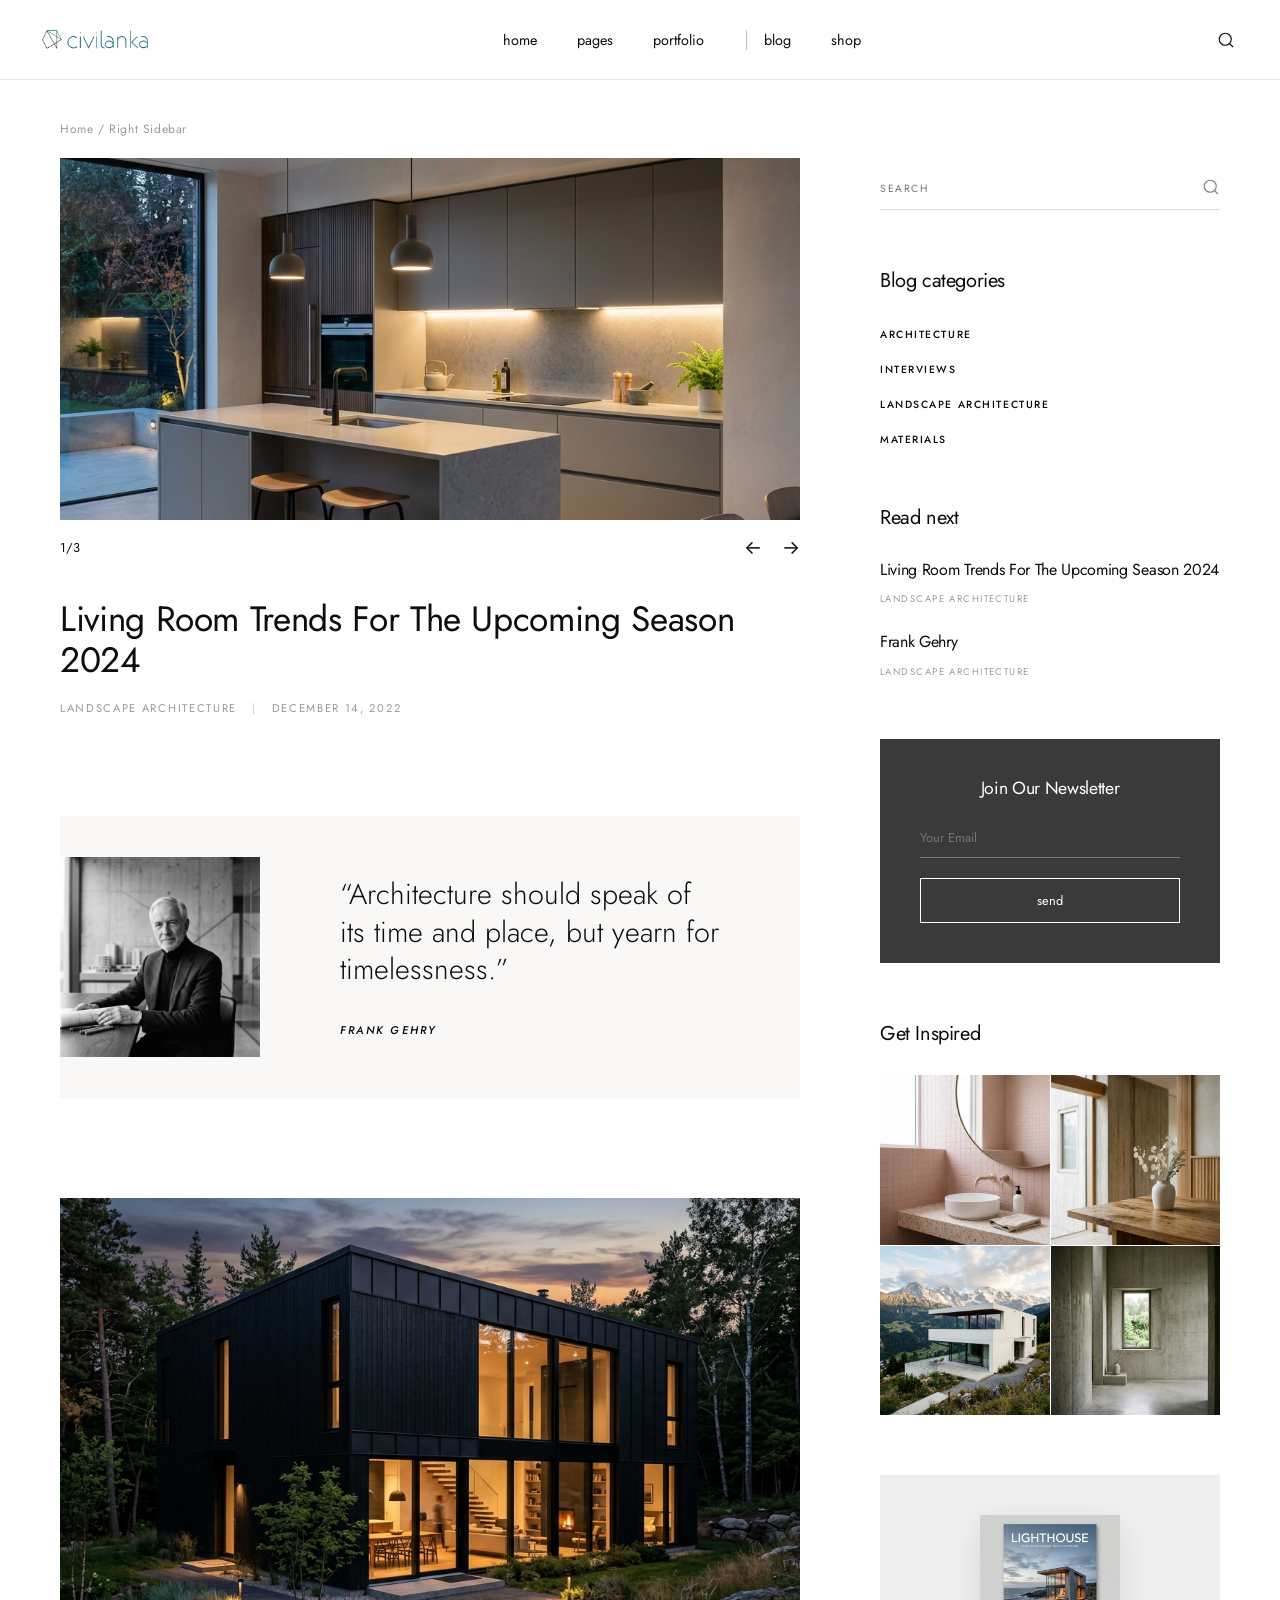
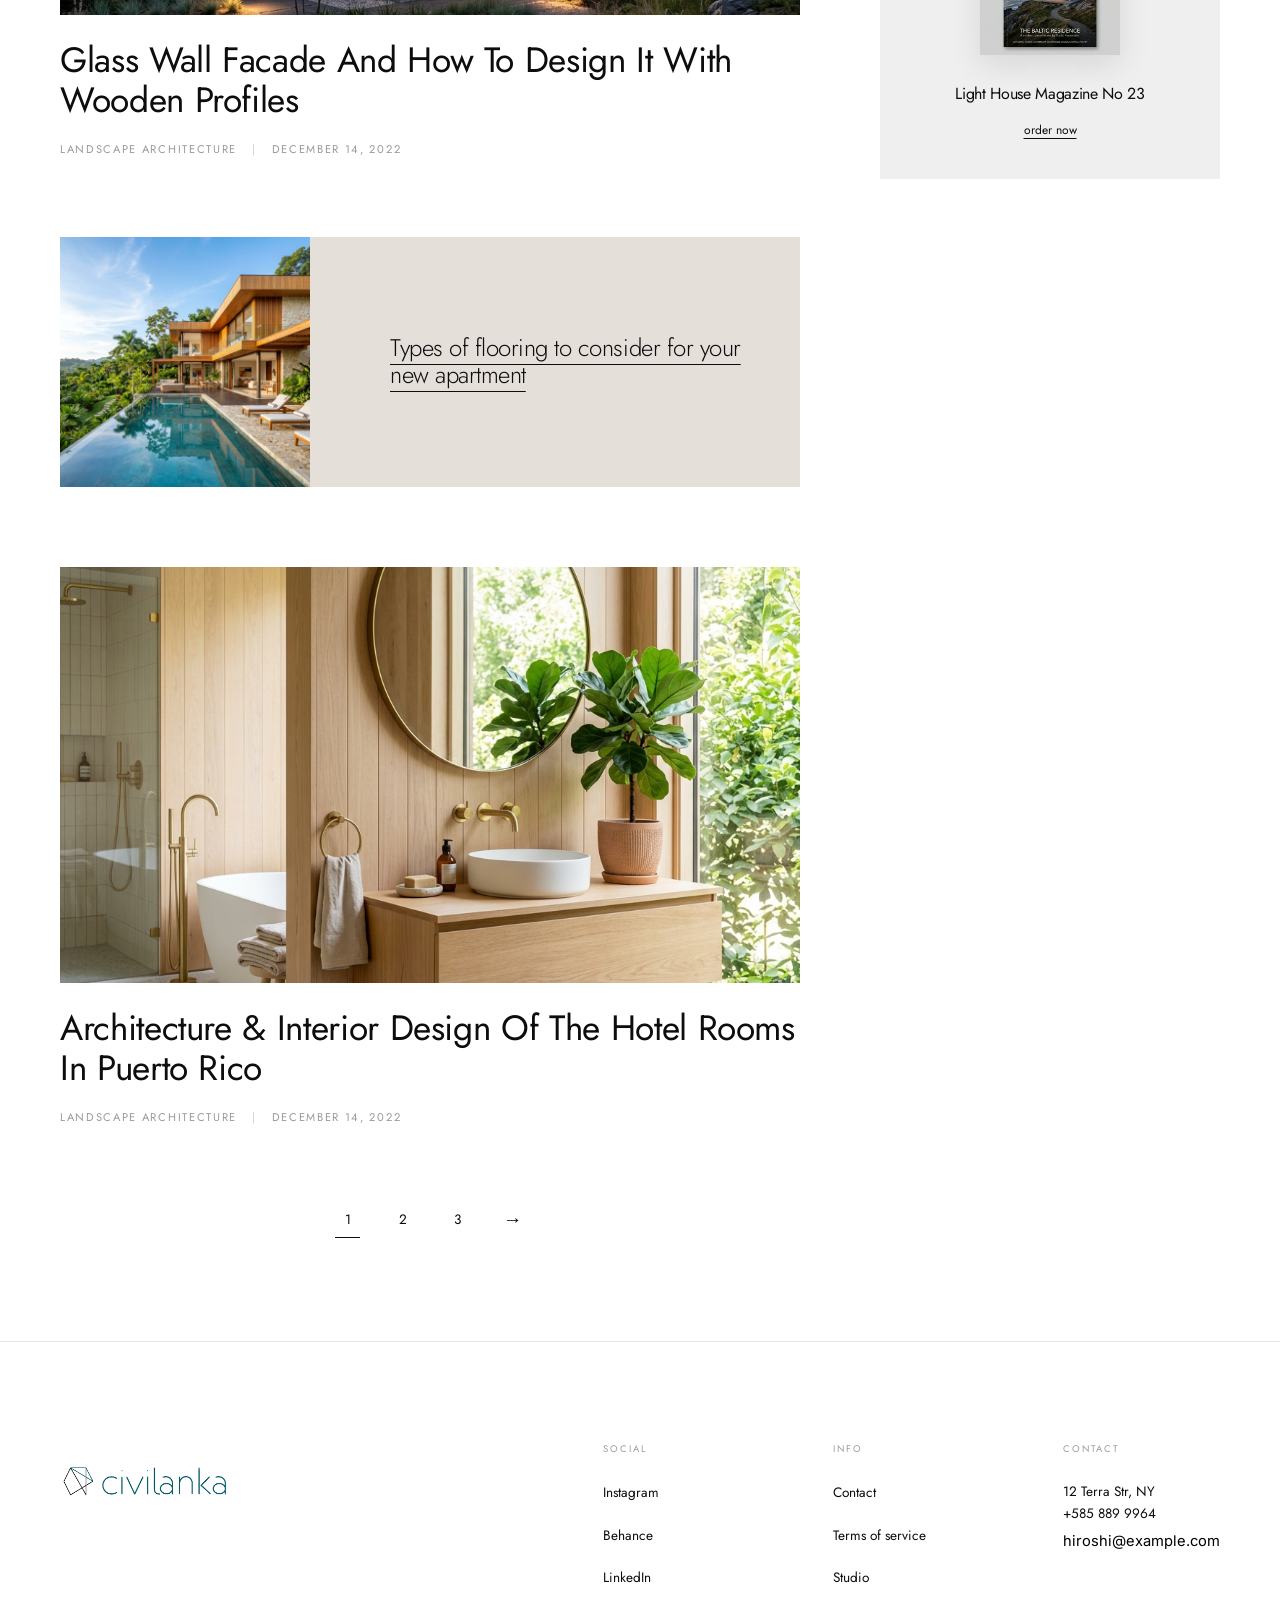
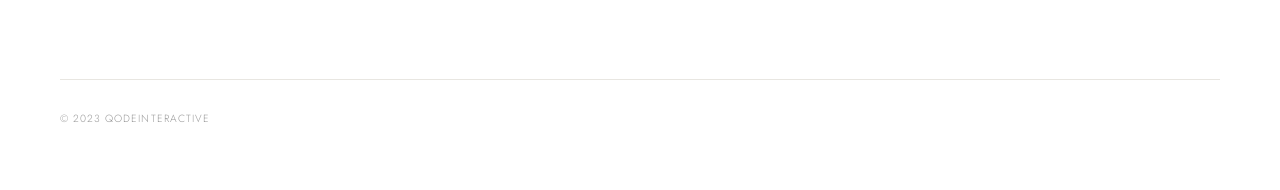
<file: blog.html>
<!DOCTYPE html>
<html lang="en">

<head>
  <meta charset="UTF-8" />
  <meta name="viewport" content="width=device-width, initial-scale=1.0" />
  <title>Blog — Civilanka Architecture & Design</title>
  <meta name="description" content="Insights and stories from Civilanka Architecture Studio." />

  <!-- Fonts -->
  <link rel="preconnect" href="https://fonts.googleapis.com" />
  <link rel="preconnect" href="https://fonts.gstatic.com" crossorigin />
  <link
    href="https://fonts.googleapis.com/css2?family=Jost:wght@300;400;500;600;700&family=Inter:wght@300;400;500&display=swap"
    rel="stylesheet" />

  <!-- Styles -->
  <link rel="stylesheet" href="assets/css/style.css" />
  <link rel="stylesheet" href="assets/css/blog.css" />
</head>

<body class="blog-page">

  <!-- Header -->
  <header id="site-header">
    <div class="header-inner">
      <a href="index.html" class="logo">
        <img src="Logos/trans.PNG" alt="Civilanka Architects" class="logo-img">
      </a>
      <nav class="main-nav">
        <ul>
          <li><a href="index.html">home</a></li>
          <li><a href="about.html">pages</a></li>
          <li><a href="projects.html">portfolio</a></li>
          <li class="active"><a href="blog.html">blog</a></li>
          <li><a href="contact.html">shop</a></li>
        </ul>
      </nav>
      <div class="header-right">
        <button class="search-trigger" aria-label="Search">
          <svg width="18" height="18" viewBox="0 0 24 24" fill="none" stroke="currentColor" stroke-width="1.5"
            stroke-linecap="round" stroke-linejoin="round">
            <circle cx="11" cy="11" r="8"></circle>
            <line x1="21" y1="21" x2="16.65" y2="16.65"></line>
          </svg>
        </button>
      </div>
    </div>
  </header>

  <!-- Breadcrumbs -->
  <div class="breadcrumb-container">
    <div class="container">
      <nav class="breadcrumbs">
        <a href="index.html">Home</a> / <span>Right Sidebar</span>
      </nav>
    </div>
  </div>

  <!-- Main Content -->
  <main class="blog-main-layout">
    <div class="container">
      <div class="blog-layout-grid">

        <!-- Blog Content Left -->
        <div class="blog-content">

          <!-- Post 1: Slider Style -->
          <article class="post-item post-slider">
            <div class="post-media">
              <img src="assets/images/blog/kitchen.png" alt="Living Room Trends">
              <div class="slider-controls">
                <span class="slide-count">1/3</span>
                <div class="slide-arrows">
                  <button class="prev-arrow">←</button>
                  <button class="next-arrow">→</button>
                </div>
              </div>
            </div>
            <div class="post-info">
              <h2 class="post-title"><a href="#">Living Room Trends For The Upcoming Season 2024</a></h2>
              <div class="post-meta">
                <span class="post-cat">LANDSCAPE ARCHITECTURE</span>
                <span class="post-date">DECEMBER 14, 2022</span>
              </div>
            </div>
          </article>

          <!-- Post 2: Quote Style -->
          <article class="post-item post-quote">
            <div class="quote-container">
              <div class="author-img">
                <img src="assets/images/blog/architect.png" alt="Frank Gehry">
              </div>
              <div class="quote-text-wrap">
                <blockquote class="quote-text">
                  “Architecture should speak of its time and place, but yearn for timelessness.”
                </blockquote>
                <cite class="quote-author">FRANK GEHRY</cite>
              </div>
            </div>
          </article>

          <!-- Post 3: Standard Image -->
          <article class="post-item post-standard">
            <div class="post-media">
              <img src="assets/images/blog/villa.png" alt="Glass Wall Facade">
            </div>
            <div class="post-info">
              <h2 class="post-title"><a href="#">Glass Wall Facade And How To Design It With Wooden Profiles</a></h2>
              <div class="post-meta">
                <span class="post-cat">LANDSCAPE ARCHITECTURE</span>
                <span class="post-date">DECEMBER 14, 2022</span>
              </div>
            </div>
          </article>

          <!-- Post 4: Small Image List Style -->
          <article class="post-item post-list-style">
            <div class="post-list-inner">
              <div class="post-thumb">
                <img src="Project%20images/hero_local_bright.png" alt="Flooring types">
              </div>
              <div class="post-list-content">
                <h3 class="post-list-title"><a href="#">Types of flooring to consider for your new apartment</a></h3>
              </div>
            </div>
          </article>

          <!-- Post 5: Standard Image 2 -->
          <article class="post-item post-standard">
            <div class="post-media">
              <img src="assets/images/blog/bathroom.png" alt="Hotel Rooms Puerto Rico">
            </div>
            <div class="post-info">
              <h2 class="post-title"><a href="#">Architecture & Interior Design Of The Hotel Rooms In Puerto Rico</a>
              </h2>
              <div class="post-meta">
                <span class="post-cat">LANDSCAPE ARCHITECTURE</span>
                <span class="post-date">DECEMBER 14, 2022</span>
              </div>
            </div>
          </article>

          <!-- Pagination -->
          <div class="pagination">
            <ul>
              <li class="active"><a href="#">1</a></li>
              <li><a href="#">2</a></li>
              <li><a href="#">3</a></li>
              <li><a href="#" class="next-page">→</a></li>
            </ul>
          </div>

        </div>

        <!-- Sidebar Right -->
        <aside class="blog-sidebar">

          <!-- Widget: Search -->
          <div class="widget widget-search">
            <form class="search-form">
              <input type="text" placeholder="SEARCH" aria-label="Search">
              <button type="submit">
                <svg width="18" height="18" viewBox="0 0 24 24" fill="none" stroke="currentColor" stroke-width="1.5"
                  stroke-linecap="round" stroke-linejoin="round">
                  <circle cx="11" cy="11" r="8"></circle>
                  <line x1="21" y1="21" x2="16.65" y2="16.65"></line>
                </svg>
              </button>
            </form>
          </div>

          <!-- Widget: Categories -->
          <div class="widget widget-categories">
            <h3 class="widget-title">Blog categories</h3>
            <ul>
              <li><a href="#">ARCHITECTURE</a></li>
              <li><a href="#">INTERVIEWS</a></li>
              <li><a href="#">LANDSCAPE ARCHITECTURE</a></li>
              <li><a href="#">MATERIALS</a></li>
            </ul>
          </div>

          <!-- Widget: Read Next -->
          <div class="widget widget-read-next">
            <h3 class="widget-title">Read next</h3>
            <div class="read-next-list">
              <div class="read-next-item">
                <h4><a href="#">Living Room Trends For The Upcoming Season 2024</a></h4>
                <span class="item-cat">LANDSCAPE ARCHITECTURE</span>
              </div>
              <div class="read-next-item">
                <h4><a href="#">Frank Gehry</a></h4>
                <span class="item-cat">LANDSCAPE ARCHITECTURE</span>
              </div>
            </div>
          </div>

          <!-- Widget: Newsletter -->
          <div class="widget widget-newsletter">
            <div class="newsletter-box">
              <h3 class="widget-title">Join Our Newsletter</h3>
              <form class="newsletter-form">
                <input type="email" placeholder="Your Email" required>
                <button type="submit" class="btn-send">send</button>
              </form>
            </div>
          </div>

          <!-- Widget: Get Inspired -->
          <div class="widget widget-inspired">
            <h3 class="widget-title">Get Inspired</h3>
            <div class="inspired-grid">
              <div class="grid-item"><img src="assets/images/blog/inspired_1.png" alt="Inspiration 1"></div>
              <div class="grid-item"><img src="assets/images/blog/inspired_2.png" alt="Inspiration 2"></div>
              <div class="grid-item"><img src="assets/images/blog/inspired_3.png" alt="Inspiration 3"></div>
              <div class="grid-item"><img src="assets/images/blog/inspired_4.png" alt="Inspiration 4"></div>
            </div>
          </div>

          <!-- Widget: Promo -->
          <div class="widget widget-promo">
            <div class="promo-box">
              <div class="promo-img">
                <img src="assets/images/blog/magazine.png" alt="Lighthouse Magazine">
              </div>
              <div class="promo-content">
                <h4>Light House Magazine No 23</h4>
                <a href="#" class="order-link">order now</a>
              </div>
            </div>
          </div>

        </aside>

      </div>
    </div>
  </main>

  <!-- Footer -->
  <footer id="site-footer">
    <div class="container">
      <div class="footer-top">
        <div class="footer-brand">
          <a href="index.html" class="footer-logo-link">
            <img src="Logos/trans.PNG" alt="Civilanka Architects" class="footer-logo-img">
          </a>
        </div>
        <div class="footer-cols">
          <div class="footer-col">
            <span class="col-label">SOCIAL</span>
            <ul>
              <li><a href="#">Instagram</a></li>
              <li><a href="#">Behance</a></li>
              <li><a href="#">LinkedIn</a></li>
            </ul>
          </div>
          <div class="footer-col">
            <span class="col-label">INFO</span>
            <ul>
              <li><a href="#">Contact</a></li>
              <li><a href="#">Terms of service</a></li>
              <li><a href="#">Studio</a></li>
            </ul>
          </div>
          <div class="footer-col">
            <span class="col-label">CONTACT</span>
            <address>
              12 Terra Str, NY<br>
              +585 889 9964<br>
              <a href="mailto:hiroshi@example.com">hiroshi@example.com</a>
            </address>
          </div>
        </div>
      </div>
      <div class="footer-bottom">
        <p>&copy; 2023 QODEINTERACTIVE</p>
      </div>
    </div>
  </footer>

  <script src="assets/js/main.js"></script>
</body>

</html>
</file>
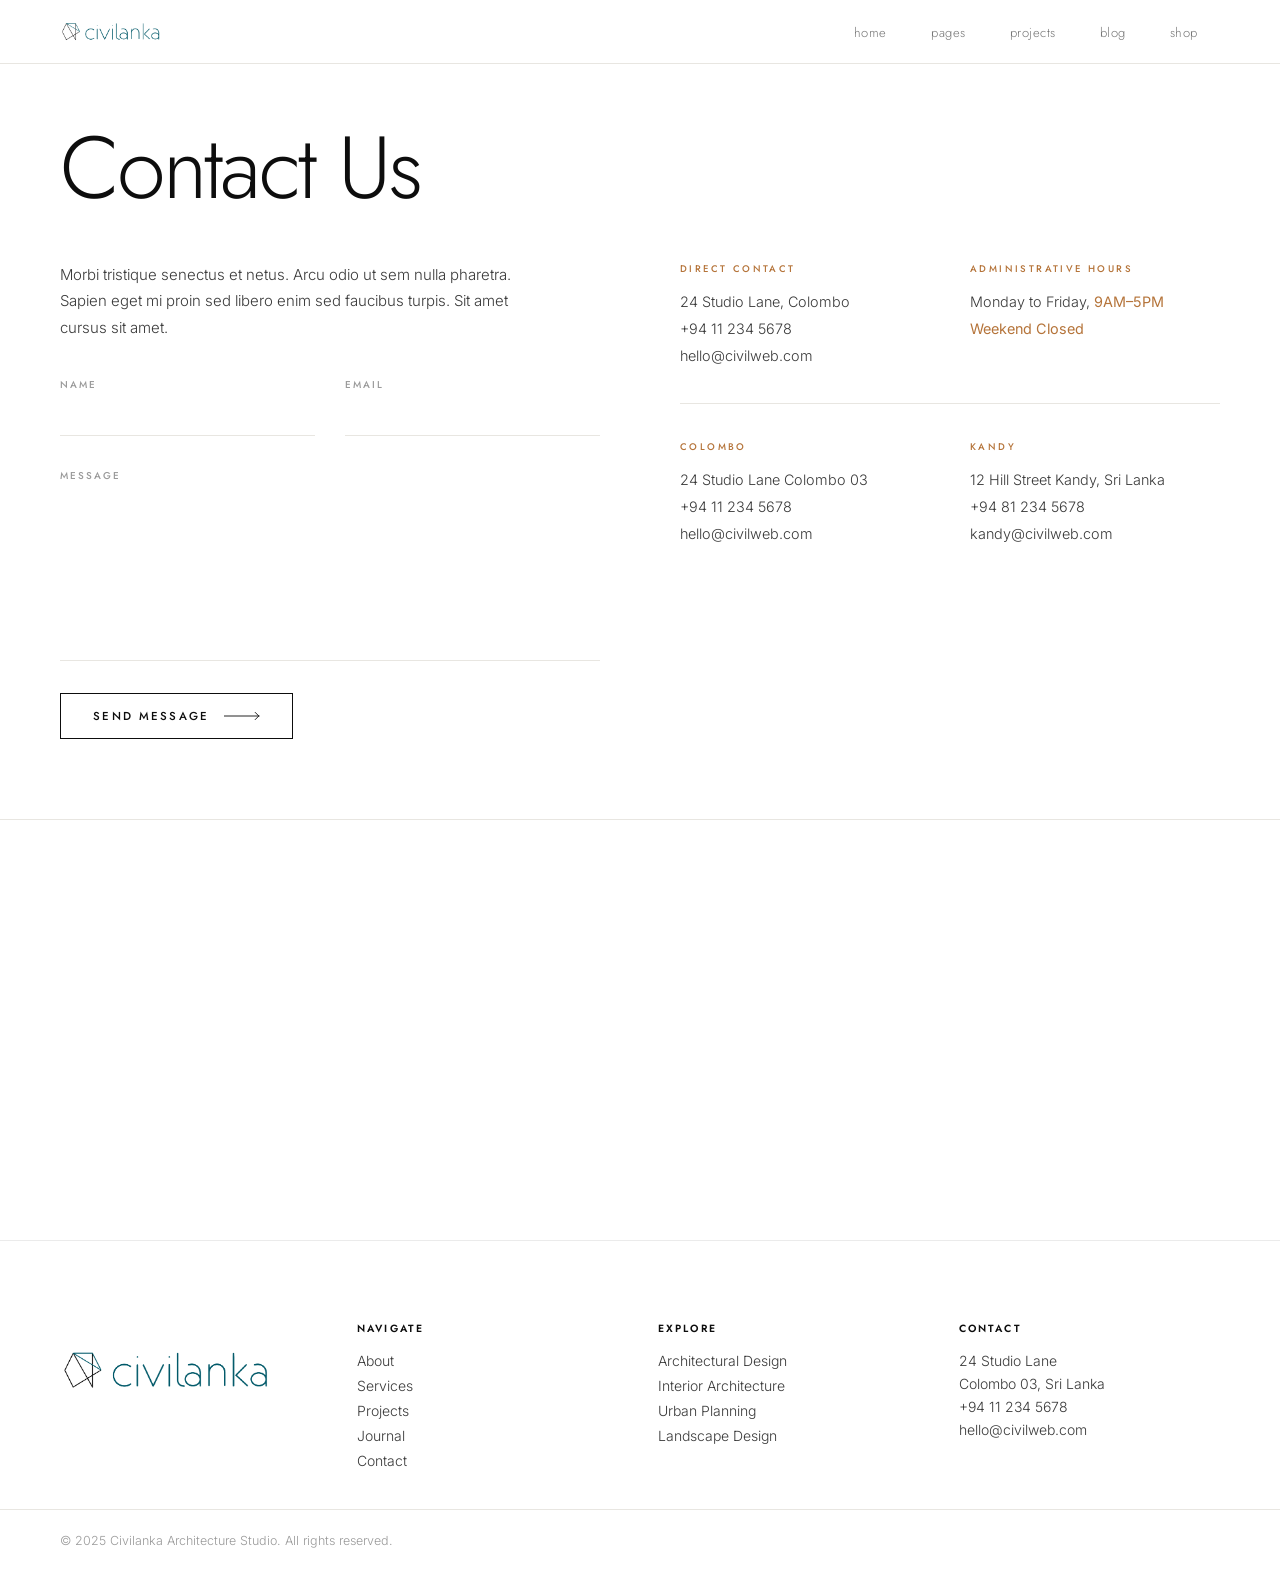
<file: contact.html>
<!DOCTYPE html>
<html lang="en">

<head>
  <meta charset="UTF-8" />
  <meta name="viewport" content="width=device-width, initial-scale=1.0" />
  <title>Contact Us — Civilanka Architecture &amp; Design</title>
  <meta name="description"
    content="Get in touch with Civilanka Architecture Studio. Find our offices in Colombo, contact details, and send us a message directly." />

  <!-- Fonts -->
  <link rel="preconnect" href="https://fonts.googleapis.com" />
  <link rel="preconnect" href="https://fonts.gstatic.com" crossorigin />
  <link
    href="https://fonts.googleapis.com/css2?family=Jost:wght@300;400;500;600;700&family=Inter:wght@300;400;500&display=swap"
    rel="stylesheet" />

  <!-- Styles -->
  <link rel="stylesheet" href="assets/css/style.css" />
  <link rel="stylesheet" href="assets/css/contact.css" />
</head>

<body class="contact-page">

  <!-- ============================================================
     PAGE HEADER — always visible, plain white
============================================================ -->
  <header id="ct-page-header" role="banner" aria-label="Site Navigation">
    <a href="index.html" class="ct-nav-logo" aria-label="Civilanka Home">
      <img src="Logos/trans.PNG" alt="Civilanka Architects" class="logo-img logo-img--sticky" />
    </a>
    <ul class="ct-nav-links" role="list">
      <li><a href="index.html">home</a></li>
      <li><a href="about.html">pages</a></li>
      <li><a href="projects.html">projects</a></li>
      <li><a href="blog.html">blog</a></li>
      <li><a href="index.html#footer">shop</a></li>
    </ul>
  </header>

  <!-- ============================================================
     PAGE TITLE BLOCK — "Contact Us" on white background
============================================================ -->
  <section class="ct-page-title">
    <div class="ct-page-title-inner">
      <h1 class="ct-title">Contact Us</h1>
    </div>
  </section>

  <!-- ============================================================
     CONTACT BODY — form left + info right
============================================================ -->
  <section class="ct-body">
    <div class="ct-body-inner">

      <!-- LEFT: Intro + Form -->
      <div class="ct-left">
        <p class="ct-intro-text">Morbi tristique senectus et netus. Arcu odio ut sem nulla pharetra. Sapien eget mi
          proin sed libero enim sed faucibus turpis. Sit amet cursus sit amet.</p>

        <form id="contact-form" class="ct-form" novalidate>
          <div class="ct-form-row">
            <div class="ct-form-field">
              <label for="contact-name">NAME</label>
              <input type="text" id="contact-name" name="name" autocomplete="name" required />
            </div>
            <div class="ct-form-field">
              <label for="contact-email">EMAIL</label>
              <input type="email" id="contact-email" name="email" autocomplete="email" required />
            </div>
          </div>

          <div class="ct-form-field ct-form-field--full">
            <label for="contact-message">MESSAGE</label>
            <textarea id="contact-message" name="message" rows="6" required></textarea>
          </div>

          <div class="ct-form-bottom">
            <button type="submit" class="ct-submit-btn" id="ct-submit">
              <span>Send Message</span>
              <svg width="36" height="10" viewBox="0 0 60 14" fill="none" xmlns="http://www.w3.org/2000/svg">
                <path d="M0 7H58M58 7L52 1M58 7L52 13" stroke="currentColor" stroke-width="1.5"
                  stroke-linecap="round" stroke-linejoin="round" />
              </svg>
            </button>
            <p class="ct-form-note" id="ct-form-note" aria-live="polite"></p>
          </div>
        </form>
      </div>

      <!-- RIGHT: Contact Info panels -->
      <div class="ct-right">

        <!-- Row 1 -->
        <div class="ct-info-row">
          <div class="ct-info-panel">
            <span class="ct-info-label">DIRECT CONTACT</span>
            <address class="ct-info-address">
              <p>24 Studio Lane, Colombo</p>
              <p><a href="tel:+94112345678">+94 11 234 5678</a></p>
              <p><a href="mailto:hello@civilweb.com">hello@civilweb.com</a></p>
            </address>
          </div>

          <div class="ct-info-panel">
            <span class="ct-info-label">ADMINISTRATIVE HOURS</span>
            <div class="ct-info-hours">
              <p>Monday to Friday, <span class="ct-accent">9AM–5PM</span></p>
              <p class="ct-accent">Weekend Closed</p>
            </div>
          </div>
        </div>

        <hr class="ct-info-divider" />

        <!-- Row 2 -->
        <div class="ct-info-row">
          <div class="ct-info-panel">
            <span class="ct-info-label">COLOMBO</span>
            <address class="ct-info-address">
              <p>24 Studio Lane Colombo 03</p>
              <p><a href="tel:+94112345678">+94 11 234 5678</a></p>
              <p><a href="mailto:hello@civilweb.com">hello@civilweb.com</a></p>
            </address>
          </div>

          <div class="ct-info-panel">
            <span class="ct-info-label">KANDY</span>
            <address class="ct-info-address">
              <p>12 Hill Street Kandy, Sri Lanka</p>
              <p><a href="tel:+94812345678">+94 81 234 5678</a></p>
              <p><a href="mailto:kandy@civilweb.com">kandy@civilweb.com</a></p>
            </address>
          </div>
        </div>

      </div><!-- /.ct-right -->
    </div><!-- /.ct-body-inner -->
  </section>

  <!-- ============================================================
     MAP SECTION
============================================================ -->
  <section class="ct-map-section">
    <div class="ct-map-inner">
      <div class="ct-map-embed">
        <iframe
          src="https://www.google.com/maps/embed?pb=!1m18!1m12!1m3!1d63371.80388554756!2d79.8211526!3d6.9270786!2m3!1f0!2f0!3f0!3m2!1i1024!2i768!4f13.1!3m3!1m2!1s0x3ae253d10f7a7003%3A0x320b2e4d32d3838d!2sColombo%2C%20Sri%20Lanka!5e0!3m2!1sen!2slk!4v1699900000000!5m2!1sen!2slk"
          width="100%" height="420" style="border:0;" allowfullscreen="" loading="lazy"
          referrerpolicy="no-referrer-when-downgrade" title="Civilanka Office Location">
        </iframe>
      </div>
    </div>
  </section>

  <!-- ============================================================
     FOOTER
============================================================ -->
  <footer id="footer" role="contentinfo">
    <div class="hs-footer-inner">
      <div class="hs-footer-brand">
        <a href="index.html" class="hs-footer-logo">
          <img src="Logos/trans.PNG" alt="Civilanka Architects" class="logo-img logo-img--footer" />
        </a>
      </div>

      <div class="hs-footer-cols">
        <div class="hs-footer-col">
          <span class="hs-footer-col-label">Navigate</span>
          <ul>
            <li><a href="about.html">About</a></li>
            <li><a href="index.html#services">Services</a></li>
            <li><a href="projects.html">Projects</a></li>
            <li><a href="blog.html">Journal</a></li>
            <li><a href="contact.html">Contact</a></li>
          </ul>
        </div>

        <div class="hs-footer-col">
          <span class="hs-footer-col-label">Explore</span>
          <ul>
            <li><a href="index.html#services">Architectural Design</a></li>
            <li><a href="index.html#services">Interior Architecture</a></li>
            <li><a href="index.html#services">Urban Planning</a></li>
            <li><a href="index.html#services">Landscape Design</a></li>
          </ul>
        </div>

        <div class="hs-footer-col">
          <span class="hs-footer-col-label">Contact</span>
          <address>
            <span>24 Studio Lane</span>
            <span>Colombo 03, Sri Lanka</span>
            <a href="tel:+94112345678">+94 11 234 5678</a>
            <a href="mailto:hello@civilweb.com">hello@civilweb.com</a>
          </address>
        </div>
      </div>
    </div>

    <div class="hs-footer-bottom">
      <p>&copy; 2025 Civilanka Architecture Studio. All rights reserved.</p>
    </div>
  </footer>

  <!-- Back to top -->
  <button id="back-top" aria-label="Back to top">&#8593;</button>

  <!-- JS -->
  <script src="assets/js/main.js"></script>
  <script src="assets/js/contact.js"></script>

</body>

</html>
</file>
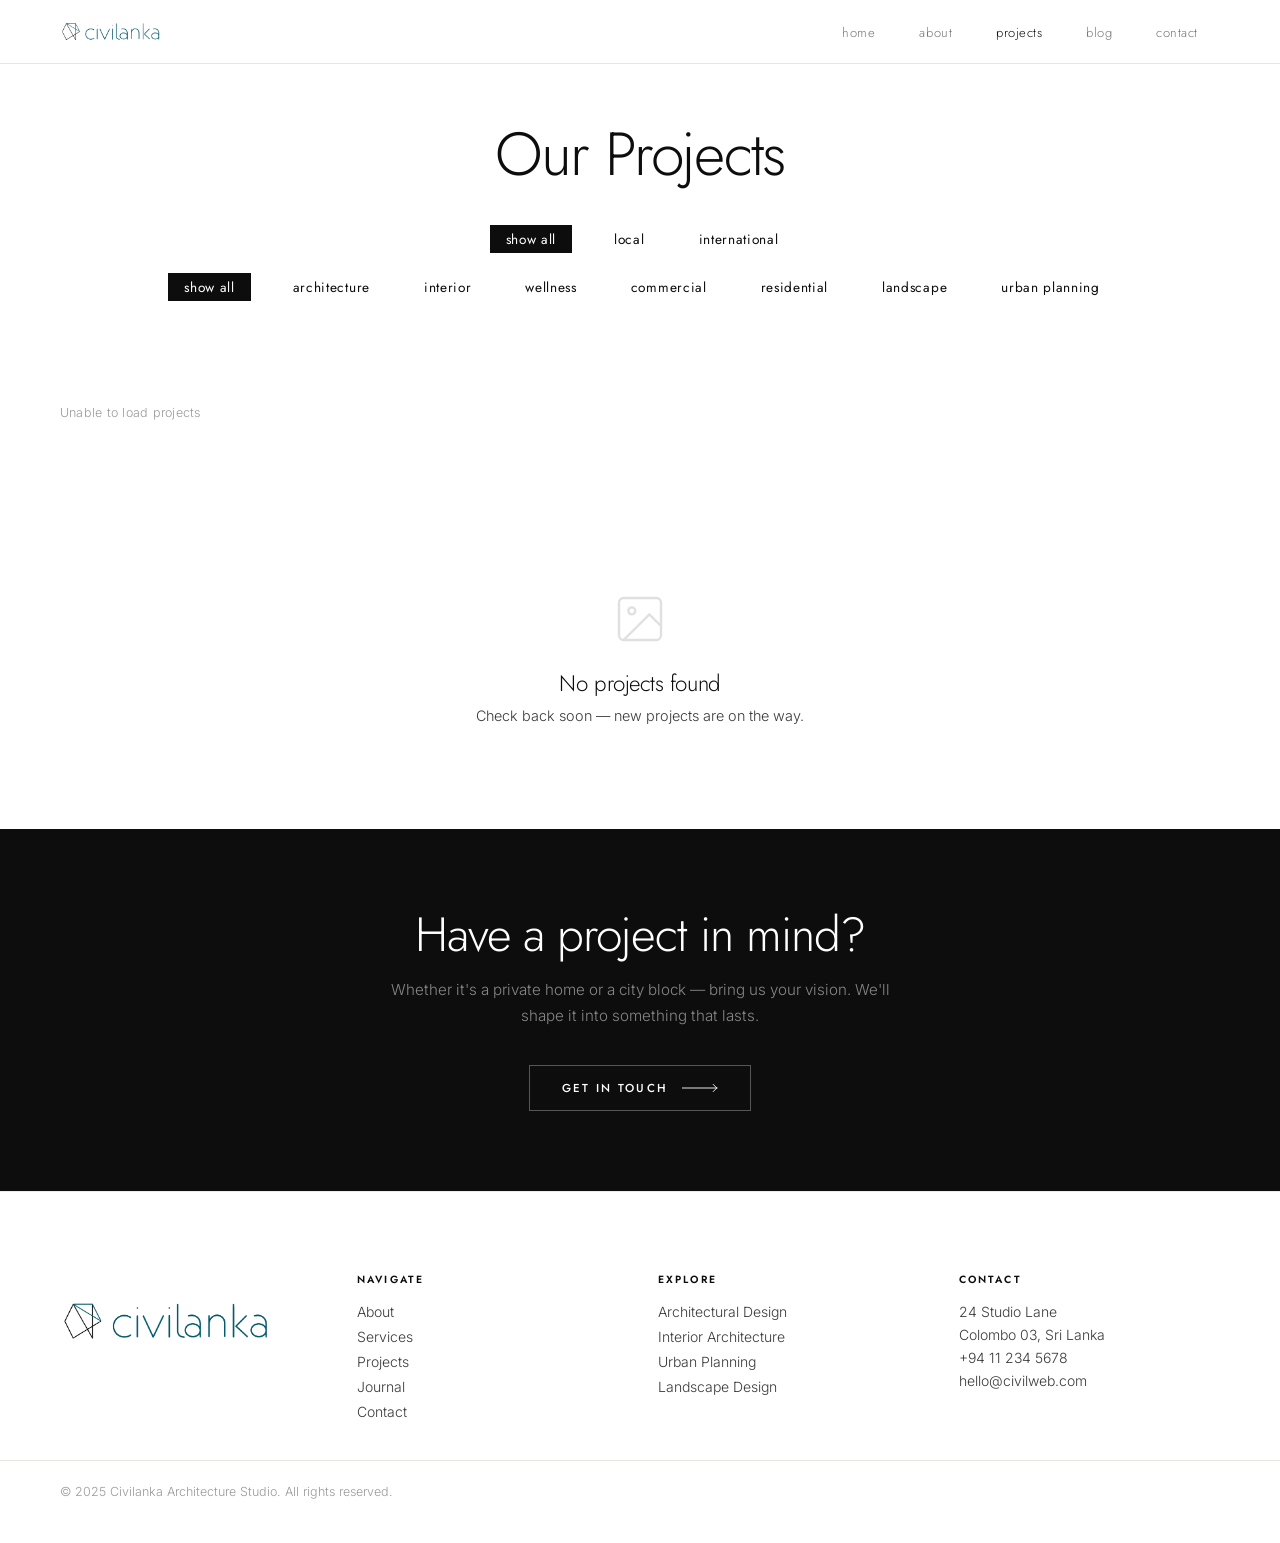
<file: projects.html>
<!DOCTYPE html>
<html lang="en">

<head>
  <meta charset="UTF-8" />
  <meta name="viewport" content="width=device-width, initial-scale=1.0" />
  <title>Projects — Civilanka Architecture & Design</title>
  <meta name="description"
    content="Explore Civilanka's portfolio of local and international architecture projects. From residential villas to commercial landmarks across Sri Lanka and beyond." />

  <!-- Fonts -->
  <link rel="preconnect" href="https://fonts.googleapis.com" />
  <link rel="preconnect" href="https://fonts.gstatic.com" crossorigin />
  <link
    href="https://fonts.googleapis.com/css2?family=Jost:wght@300;400;500;600;700&family=Inter:wght@300;400;500&display=swap"
    rel="stylesheet" />

  <!-- Styles -->
  <link rel="stylesheet" href="assets/css/style.css" />
  <link rel="stylesheet" href="assets/css/contact.css" />
  <link rel="stylesheet" href="assets/css/projects.css" />
</head>

<body class="projects-page">

  <!-- ============================================================
     PAGE HEADER — always visible, plain white
  ============================================================ -->
  <header id="ct-page-header" role="banner" aria-label="Site Navigation">
    <a href="index.html" class="ct-nav-logo" aria-label="Civilanka Home">
      <img src="Logos/trans.PNG" alt="Civilanka Architects" class="logo-img logo-img--sticky" />
    </a>
    <ul class="ct-nav-links" role="list">
      <li><a href="index.html">home</a></li>
      <li><a href="about.html">about</a></li>
      <li class="active"><a href="projects.html">projects</a></li>
      <li><a href="blog.html">blog</a></li>
      <li><a href="contact.html">contact</a></li>
    </ul>
  </header>

  <!-- ============================================================
     PAGE TITLE — "Our Projects"
  ============================================================ -->
  <section class="ct-page-title">
    <div class="ct-page-title-inner">
      <h1 class="ct-title">Our Projects</h1>
    </div>
  </section>

  <!-- ============================================================
     FILTER BAR
  ============================================================ -->
  <section class="pj-filters">
    <div class="pj-filters-inner">
      <button class="pj-filter-btn active" data-filter="all">show all</button>
      <button class="pj-filter-btn" data-filter="local">local</button>
      <button class="pj-filter-btn" data-filter="international">international</button>
    </div>
    <div class="pj-filters-inner pj-type-filters">
      <button class="pj-type-btn active" data-type="all">show all</button>
      <button class="pj-type-btn" data-type="ARCHITECTURE">Architecture</button>
      <button class="pj-type-btn" data-type="INTERIOR">Interior</button>
      <button class="pj-type-btn" data-type="WELLNESS">Wellness</button>
      <button class="pj-type-btn" data-type="COMMERCIAL">Commercial</button>
      <button class="pj-type-btn" data-type="RESIDENTIAL">Residential</button>
      <button class="pj-type-btn" data-type="LANDSCAPE">Landscape</button>
      <button class="pj-type-btn" data-type="URBAN PLANNING">Urban Planning</button>
    </div>
  </section>

  <!-- ============================================================
     PROJECT COUNT
  ============================================================ -->
  <section class="pj-count-bar">
    <div class="pj-count-inner">
      <span class="pj-count-text" id="pj-count-text">Loading projects…</span>
    </div>
  </section>

  <!-- ============================================================
     PROJECTS GRID
  ============================================================ -->
  <section class="pj-grid-section">
    <div class="pj-grid" id="pj-grid">
      <!-- Projects injected by JS -->
    </div>
  </section>

  <!-- ============================================================
     EMPTY STATE (hidden by default)
  ============================================================ -->
  <section class="pj-empty" id="pj-empty" style="display:none;">
    <div class="pj-empty-inner">
      <svg viewBox="0 0 24 24" fill="none" stroke="currentColor" stroke-width="1"><rect x="3" y="3" width="18" height="18" rx="2"/><circle cx="8.5" cy="8.5" r="1.5"/><path d="M21 15l-5-5L5 21"/></svg>
      <h2>No projects found</h2>
      <p>Check back soon — new projects are on the way.</p>
    </div>
  </section>

  <!-- ============================================================
     CTA STRIP
  ============================================================ -->
  <section class="pj-cta">
    <div class="pj-cta-inner">
      <h2>Have a project in mind?</h2>
      <p>Whether it's a private home or a city block — bring us your vision. We'll shape it into something that lasts.</p>
      <a href="contact.html" class="pj-cta-btn">
        <span>Get in touch</span>
        <svg width="36" height="10" viewBox="0 0 60 14" fill="none">
          <path d="M0 7H58M58 7L52 1M58 7L52 13" stroke="currentColor" stroke-width="1.5" stroke-linecap="round" stroke-linejoin="round" />
        </svg>
      </a>
    </div>
  </section>

  <!-- ============================================================
     FOOTER
  ============================================================ -->
  <footer id="footer" role="contentinfo">
    <div class="hs-footer-inner">
      <div class="hs-footer-brand">
        <a href="index.html" class="hs-footer-logo">
          <img src="Logos/trans.PNG" alt="Civilanka Architects" class="logo-img logo-img--footer" />
        </a>
      </div>

      <div class="hs-footer-cols">
        <div class="hs-footer-col">
          <span class="hs-footer-col-label">Navigate</span>
          <ul>
            <li><a href="about.html">About</a></li>
            <li><a href="index.html#services">Services</a></li>
            <li><a href="projects.html">Projects</a></li>
            <li><a href="blog.html">Journal</a></li>
            <li><a href="contact.html">Contact</a></li>
          </ul>
        </div>

        <div class="hs-footer-col">
          <span class="hs-footer-col-label">Explore</span>
          <ul>
            <li><a href="index.html#services">Architectural Design</a></li>
            <li><a href="index.html#services">Interior Architecture</a></li>
            <li><a href="index.html#services">Urban Planning</a></li>
            <li><a href="index.html#services">Landscape Design</a></li>
          </ul>
        </div>

        <div class="hs-footer-col">
          <span class="hs-footer-col-label">Contact</span>
          <address>
            <span>24 Studio Lane</span>
            <span>Colombo 03, Sri Lanka</span>
            <a href="tel:+94112345678">+94 11 234 5678</a>
            <a href="mailto:hello@civilweb.com">hello@civilweb.com</a>
          </address>
        </div>
      </div>
    </div>

    <div class="hs-footer-bottom">
      <p>&copy; 2025 Civilanka Architecture Studio. All rights reserved.</p>
    </div>
  </footer>

  <!-- Back to top -->
  <button id="back-top" aria-label="Back to top">&#8593;</button>

  <!-- JS -->
  <script src="assets/js/main.js"></script>
  <script src="assets/js/projects.js"></script>

</body>

</html>
</file>
<file: assets/css/style.css>
/* ===========================
   DESIGN TOKENS
=========================== */
@import url('https://fonts.googleapis.com/css2?family=Jost:wght@300;400;500;600;700&family=Inter:wght@300;400;500&display=swap');

:root {
  --white: #FFFFFF;
  --black: #0D0D0D;
  --cream: #F5F3EF;
  --gray-light: #E8E6E1;
  --gray-mid: #9A9A9A;
  --gray-dark: #3A3A3A;
  --accent: #111;
  --font-h: 'Jost', sans-serif;
  --font-b: 'Inter', sans-serif;
  --ease: cubic-bezier(0.25, 0.46, 0.45, 0.94);
}

/* ===========================
   RESET & BASE
=========================== */
*,
*::before,
*::after {
  box-sizing: border-box;
  margin: 0;
  padding: 0;
}

html {
  scroll-behavior: smooth;
  font-size: 16px;
}

body {
  font-family: var(--font-b);
  color: var(--black);
  background: var(--white);
  overflow-x: hidden;
}

img {
  display: block;
  width: 100%;
  height: 100%;
  object-fit: cover;
}

a {
  text-decoration: none;
  color: inherit;
}

ul {
  list-style: none;
}

button {
  border: none;
  background: none;
  cursor: pointer;
  font-family: inherit;
}

/* ===========================
   TYPOGRAPHY
=========================== */
h1,
h2,
h3,
h4,
h5 {
  font-family: var(--font-h);
  font-weight: 300;
  line-height: 1.1;
  letter-spacing: -0.02em;
}

h1 {
  font-size: clamp(3.75rem, 6vw, 5.625rem);
  /* 60px–90px */
}

h2 {
  font-size: clamp(1.875rem, 4vw, 3.125rem);
  /* 30px–50px */
}

h3 {
  font-size: clamp(1.2rem, 2vw, 1.75rem);
  /* ~19px–28px */
}

p {
  line-height: 1.75;
  font-size: clamp(0.9375rem, 1.2vw, 1.125rem);
  /* 15px–18px */
  color: var(--gray-dark);
  font-weight: 300;
}

.section-label {
  font-family: var(--font-h);
  font-size: 0.75rem;
  /* 12px */
  font-weight: 500;
  letter-spacing: 0.25em;
  text-transform: uppercase;
  color: var(--accent);
  display: block;
  margin-bottom: 1.2rem;
}

/* ===========================
   LAYOUT UTILITIES
=========================== */
.container {
  max-width: 1280px;
  margin: 0 auto;
  padding: 0 60px;
}

.section-pad {
  padding: 120px 0;
}

.section-pad-sm {
  padding: 80px 0;
}

/* ===========================
   BUTTONS
=========================== */
.btn {
  display: inline-flex;
  align-items: center;
  gap: 12px;
  font-family: var(--font-h);
  font-size: 0.8rem;
  font-weight: 500;
  letter-spacing: 0.18em;
  text-transform: uppercase;
  padding: 16px 36px;
  border: 1px solid currentColor;
  transition: all 0.35s var(--ease);
  position: relative;
  overflow: hidden;
}

.btn::before {
  content: '';
  position: absolute;
  inset: 0;
  background: currentColor;
  transform: scaleX(0);
  transform-origin: left;
  transition: transform 0.35s var(--ease);
  z-index: 0;
}

.btn:hover::before {
  transform: scaleX(1);
}

.btn span {
  position: relative;
  z-index: 1;
  transition: color 0.35s var(--ease);
}

.btn-dark {
  color: var(--black);
}

.btn-dark:hover span {
  color: var(--white);
}

.btn-light {
  color: var(--white);
}

.btn-light:hover span {
  color: var(--black);
}

.btn-accent {
  color: var(--accent);
}

/* Arrow icon */
.btn-arrow::after {
  content: '→';
  font-size: 1rem;
  position: relative;
  z-index: 1;
  transition: transform 0.3s var(--ease), color 0.35s var(--ease);
}

.btn-dark.btn-arrow:hover::after {
  color: var(--white);
  transform: translateX(4px);
}

/* ===========================
   TOP BAR — hero state (left aligned logo)
=========================== */
#top-bar {
  position: fixed;
  top: 0;
  left: 0;
  right: 0;
  z-index: 1000;
  display: flex;
  align-items: flex-start;
  justify-content: space-between;
  padding: 30px 40px;
  pointer-events: none;
  transition: opacity 0.15s var(--ease);
}

#top-bar.hidden {
  opacity: 0;
  pointer-events: none;
}

.site-logo {
  font-family: var(--font-b);
  font-size: 1.25rem;
  letter-spacing: 0.02em;
  color: var(--white);
  pointer-events: all;
  transition: color 0.4s;
  line-height: 1;
  text-decoration: none;
}

.site-logo strong {
  font-weight: 700;
}

.site-logo span {
  font-weight: 400;
}

/* Logo Images */
.logo-img {
  height: 64px;
  width: auto;
  display: block;
}

.logo-img--hero {
  /* filter: brightness(0); Removed to show natural logo colors */
}

.logo-img--footer {
  height: 160px;
}

.logo-img--sticky {
  height: 52px;
}

/* Circle button — floats over hero, hides when sticky header appears */
.circle-btn {
  position: fixed;
  top: 26px;
  right: 40px;
  z-index: 1002;
  width: 38px;
  height: 38px;
  border-radius: 50%;
  border: 1.5px solid rgba(255, 255, 255, 0.7);
  background: transparent;
  cursor: pointer;
  transition: border-color 0.3s, transform 0.3s, opacity 0.15s;
  pointer-events: all;
  display: none !important;
  align-items: center;
  justify-content: center;
}

.circle-btn:hover {
  border-color: var(--white);
  transform: scale(1.1);
}

.circle-btn.dark {
  border-color: rgba(0, 0, 0, 0.45);
}

.circle-btn.dark:hover {
  border-color: var(--black);
}

/* Hide floating circle when sticky bar is visible (sticky bar has its own) */
.circle-btn.hidden {
  opacity: 0;
  pointer-events: none;
}

/* ===========================
   STICKY HEADER — scrolled state
   Layout: [Logo LEFT] [Nav CENTER] [Circle RIGHT]
=========================== */
#sticky-header {
  position: fixed;
  top: 0;
  left: 0;
  right: 0;
  z-index: 1001;
  background: var(--white);
  border-bottom: 1px solid var(--gray-light);
  display: flex;
  align-items: center;
  justify-content: space-between;
  padding: 0 40px;
  height: 60px;
  transform: translateY(-100%);
  opacity: 0;
  transition: transform 0.4s var(--ease), opacity 0.4s var(--ease);
  pointer-events: none;
}

#sticky-header.visible {
  transform: translateY(0);
  opacity: 1;
  pointer-events: all;
}

/* Sticky logo (left) */
.sticky-logo {
  font-family: var(--font-h);
  font-size: 1.1rem;
  letter-spacing: 0.01em;
  color: var(--black);
  line-height: 1;
  flex-shrink: 0;
}

.sticky-logo strong {
  font-weight: 700;
}

.sticky-logo span {
  font-weight: 300;
}

/* Sticky nav (center) */
.sticky-nav {
  display: flex;
  align-items: center;
  gap: 0;
  position: absolute;
  left: 50%;
  transform: translateX(-50%);
}

.sticky-nav li {
  display: flex;
  align-items: center;
}

/* Pipe before the active item only */
.sticky-nav li.active::before {
  content: '|';
  color: var(--black);
  font-size: 0.8rem;
  margin-right: 6px;
  font-weight: 300;
  line-height: 1;
}

.sticky-nav li a {
  font-family: var(--font-h);
  font-size: 0.8125rem;
  /* 13px */
  font-weight: 300;
  letter-spacing: 0.04em;
  color: rgba(0, 0, 0, 0.55);
  padding: 0 20px;
  transition: color 0.25s var(--ease);
  text-transform: lowercase;
  white-space: nowrap;
}

.sticky-nav li.active a {
  color: var(--black);
  font-weight: 400;
}

.sticky-nav li a:hover {
  color: var(--black);
}

/* Sticky circle btn (right) */
.sticky-circle {
  width: 34px;
  height: 34px;
  border-radius: 50%;
  border: 1.5px solid rgba(0, 0, 0, 0.35);
  background: transparent;
  cursor: pointer;
  flex-shrink: 0;
  transition: border-color 0.3s, transform 0.3s;
  display: none !important;
  align-items: center;
  justify-content: center;
}

.sticky-circle:hover {
  border-color: var(--black);
  transform: scale(1.1);
}

/* Sticky Action Button (Right) */
.sticky-btn {
  font-family: var(--font-h);
  font-size: 0.7rem;
  font-weight: 600;
  letter-spacing: 0.15em;
  text-transform: uppercase;
  padding: 10px 24px;
  background: var(--black);
  color: var(--white);
  border: 1px solid var(--black);
  transition: all 0.35s var(--ease);
  flex-shrink: 0;
  display: inline-block;
  line-height: 1;
}

.sticky-btn:hover {
  background: transparent;
  color: var(--black);
}

@media (max-width: 600px) {
  .sticky-btn {
    display: none; /* Hide on mobile to save space, already in mobile nav */
  }
}

/* ===========================
   HERO SLIDER
/* ===========================
   HERO SPLIT SCREEN
=========================== */
#hero.split-view {
  height: 100vh;
  min-height: 700px;
  position: relative;
  display: flex;
  overflow: hidden;
  background: var(--black);
}

.split-half {
  flex: 1;
  position: relative;
  overflow: hidden;
}

.split-bg {
  width: 100%;
  height: 100%;
  object-fit: cover;
  transition: filter 0.4s ease;
}

.split-half:hover .split-bg {
  filter: grayscale(100%);
}

.filter-dark {
  filter: brightness(0.6) grayscale(50%);
}

.split-overlay {
  position: absolute;
  inset: 0;
  background: rgba(0, 0, 0, 0.1);
  transition: background 0.4s ease;
}

.split-overlay.dark {
  background: rgba(0, 0, 0, 0.4);
}

.split-half:hover .split-overlay {
  background: rgba(0, 0, 0, 0.5);
}

.vert-text {
  position: absolute;
  top: 50%;
  font-family: var(--font-b);
  font-size: 1.5rem;
  color: var(--white);
  letter-spacing: 0.1em;
  text-transform: lowercase;
  text-decoration: none;
  display: inline-block;
  transition: color 0.3s var(--ease);
}

.vert-text::after {
  content: '';
  position: absolute;
  left: 0;
  bottom: -8px;
  width: 100%;
  height: 1px;
  background: var(--white);
  transform: scaleX(0);
  transform-origin: right;
  transition: transform 0.5s cubic-bezier(0.19, 1, 0.22, 1);
}

.vert-text:hover::after {
  transform: scaleX(1);
  transform-origin: left;
}

.vert-left {
  left: 40px;
  transform: translateY(-50%) rotate(-90deg);
  transform-origin: left center;
}

.vert-right {
  right: 40px;
  transform: translateY(-50%) rotate(90deg);
  transform-origin: right center;
}

.center-brand {
  position: absolute;
  top: 50%;
  left: 50%;
  transform: translate(-50%, -50%);
  text-align: center;
  z-index: 100;
  pointer-events: none;
}

.center-logo-img {
  max-width: 280px;
  height: auto;
  display: block;
  /* Meadow Mist 936 (#EAEAD8) color filter */
  filter: brightness(0) invert(92%) sepia(10%) saturate(400%) hue-rotate(30deg);
  opacity: 1;
}

@media (max-width: 900px) {
  #hero.split-view {
    flex-direction: column;
  }

  .vert-text {
    display: none;
  }
}

/* Custom Hero Pagination Dashes */
.hero-custom-pagination {
  position: absolute;
  bottom: 50px;
  left: 60px;
  z-index: 100;
  display: flex;
  gap: 15px;
  align-items: center;
}

.hero-custom-pagination .dash {
  width: 30px;
  height: 2px;
  background: rgba(255, 255, 255, 0.4);
  transition: width 0.3s ease, background 0.3s ease;
  cursor: pointer;
}

.hero-custom-pagination .dash.active {
  width: 60px;
  background: var(--white);
}

.hero-custom-pagination .dash:hover {
  background: var(--white);
}

/* ===========================
   ABOUT / INTRO
=========================== */
#about {
  background: var(--white) url('../images/sketch-bg.png') no-repeat 65% center;
  background-size: 45%;
  background-blend-mode: multiply;
  overflow: hidden;
  padding: 80px 0;
}

.new-about-top {
  display: flex;
  justify-content: space-between;
  align-items: flex-start;
  gap: 60px;
  margin-bottom: 60px;
  position: relative;
}

.new-about-text {
  flex: 1;
  z-index: 2;
  padding-right: 20px;
}

.about-slideshow {
  flex: 0 0 540px;
  height: 320px;
  position: relative;
  z-index: 3;
  margin-right: 0;
  margin-top: 0;
}

.about-slide {
  position: absolute;
  top: 0;
  left: 0;
  width: 100%;
  height: 100%;
  opacity: 0;
  transition: opacity 1.5s ease-in-out;
  box-shadow: 0 40px 80px rgba(0, 0, 0, 0.15);
}

.about-slide.active {
  opacity: 1;
}

.about-slide img {
  width: 100%;
  height: 100%;
  object-fit: cover;
  filter: grayscale(100%);
  display: block;
}

.new-section-label {
  font-family: var(--font-b);
  font-size: 0.65rem;
  font-weight: 600;
  letter-spacing: 0.15em;
  text-transform: uppercase;
  color: var(--black);
  display: block;
  margin-bottom: 1.2rem;
}

.new-about-heading {
  font-family: var(--font-b);
  font-size: clamp(1.6rem, 3.2vw, 2.6rem);
  font-weight: 300;
  line-height: 1.1;
  color: var(--black);
  margin-bottom: 1.8rem;
  letter-spacing: -0.03em;
  max-width: 95%;
}

.new-read-more {
  font-family: var(--font-b);
  font-size: 0.85rem;
  color: var(--black);
  text-decoration: underline;
  text-underline-offset: 5px;
  text-decoration-thickness: 1px;
  text-transform: lowercase;
  opacity: 0.8;
}

.new-about-bottom {
  display: flex;
  justify-content: space-between;
  gap: 60px;
}

.new-about-links {
  flex: 1.2;
  display: flex;
  flex-direction: column;
  gap: 20px;
}

.new-about-links a {
  font-family: var(--font-b);
  font-size: 1.1rem;
  font-weight: 400;
  color: var(--black);
  text-decoration: underline;
  text-underline-offset: 6px;
  letter-spacing: -0.01em;
}

.new-about-col {
  flex: 1;
}

.new-about-col h3 {
  font-family: var(--font-b);
  font-size: 1.25rem;
  font-weight: 600;
  margin-bottom: 1.2rem;
  letter-spacing: -0.01em;
}

.new-about-col p {
  font-family: var(--font-b);
  font-size: 0.95rem;
  color: var(--gray-dark);
  line-height: 1.6;
  font-weight: 400;
  max-width: 320px;
}

/* ===========================
   SERVICES (VERTICAL TABS)
=========================== */
#services {
  background: var(--white);
}

.services-header {
  text-align: center;
  max-width: 600px;
  margin: 0 auto 70px;
}

.services-header h2 {
  margin-bottom: 1rem;
}

.services-grid {
  display: grid;
  grid-template-columns: 1fr 1.5fr;
  gap: 60px;
  align-items: start;
}

.services-tabs {
  display: flex;
  flex-direction: column;
}

.tab-item {
  display: flex;
  align-items: flex-start;
  gap: 20px;
  padding: 28px 0;
  border-bottom: 1px solid var(--gray-light);
  cursor: pointer;
  transition: all 0.3s;
}

.tab-item:first-child {
  border-top: 1px solid var(--gray-light);
}

.tab-num {
  font-family: var(--font-h);
  font-size: 0.7rem;
  font-weight: 600;
  color: var(--gray-mid);
  letter-spacing: 0.1em;
  padding-top: 4px;
  transition: color 0.3s;
}

.tab-title {
  font-family: var(--font-h);
  font-size: 1.4rem;
  font-weight: 300;
  transition: color 0.3s;
}

.tab-arrow {
  margin-left: auto;
  font-size: 1.2rem;
  color: var(--gray-light);
  transition: all 0.3s;
  padding-top: 3px;
}

.tab-item.active .tab-num,
.tab-item:hover .tab-num {
  color: var(--accent);
}

.tab-item.active .tab-title,
.tab-item:hover .tab-title {
  color: var(--black);
}

.tab-item.active .tab-arrow {
  color: var(--accent);
  transform: translateX(6px);
}

.services-panel {
  position: sticky;
  top: 120px;
}

.panel-content {
  display: none;
  animation: fadeSlideUp 0.5s var(--ease);
}

.panel-content.active {
  display: block;
}

.panel-img {
  aspect-ratio: 4/3;
  overflow: hidden;
  margin-bottom: 32px;
}

.panel-img img {
  transition: transform 0.6s var(--ease);
}

.panel-img:hover img {
  transform: scale(1.04);
}

.panel-content h3 {
  margin-bottom: 1rem;
}

.panel-content p {
  color: var(--gray-dark);
  max-width: 440px;
}

/* ===========================
   PROJECTS (OUR WORK SLIDER)
=========================== */
#projects {
  background: #000000;
  padding: 100px 0;
  overflow: hidden;
}

.our-work-container {
  display: flex;
  align-items: stretch;
  height: 65vh;
  min-height: 500px;
  max-height: 700px;
  max-width: 100%;
}

.our-work-left {
  flex: 0 0 28%;
  padding: 0 40px 0 60px;
  display: flex;
  flex-direction: column;
  justify-content: space-between;
}

.our-work-label {
  font-family: var(--font-b);
  font-size: 0.75rem;
  /* 12px */
  letter-spacing: 0.18em;
  color: #bbb;
  text-transform: uppercase;
  margin-top: 40px;
}

.our-work-info {
  margin-top: auto;
  margin-bottom: auto;
}

.our-work-title {
  font-family: var(--font-b);
  font-size: clamp(2.5rem, 4vw, 3.75rem);
  /* 40px–60px */
  font-weight: 300;
  line-height: 1.1;
  color: #fff;
  letter-spacing: -0.02em;
}

.our-work-cat {
  font-family: var(--font-b);
  font-size: 0.75rem;
  /* 12px */
  letter-spacing: 0.22em;
  color: #bbb;
  text-transform: uppercase;
}

.our-work-right {
  flex: 1;
  overflow: hidden;
  position: relative;
  padding-left: 0;
  display: flex;
  flex-direction: column;
}

.our-work-swiper {
  width: 100%;
  height: calc(100% - 60px);
}

.our-work-slide {
  width: 75%;
  height: 100%;
  cursor: pointer;
  overflow: hidden;
}


.our-work-slide img {
  width: 100%;
  height: 100%;
  object-fit: cover;
}

.our-work-nav {
  display: flex;
  justify-content: flex-end;
  align-items: center;
  height: 60px;
  gap: 30px;
  padding-right: 28%;
}

.our-work-nav button {
  color: #fff;
  font-size: 1.2rem;
  font-weight: 300;
  cursor: pointer;
  background: none;
  border: none;
  font-family: var(--font-b);
  opacity: 0.8;
  transition: opacity 0.3s;
  letter-spacing: -2px;
  /* To make arrows look longer if they are just characters */
}

.our-work-nav button:hover {
  opacity: 1;
}

/* ===========================
   HORIZONTAL ACCORDION SERVICES
=========================== */
.accordion-section {
  background: var(--white);
  padding: 100px 0;
}

.acc-container {
  display: flex;
  width: 90%;
  max-width: 1400px;
  margin: 0 auto;
  height: 600px;
}

.acc-item {
  display: flex;
  flex: 0 0 100px;
  transition: flex 0.6s cubic-bezier(0.25, 1, 0.5, 1);
  overflow: hidden;
  background: var(--white);
}

.acc-item.active {
  flex: 1;
}

.acc-header {
  width: 100px;
  min-width: 100px;
  display: flex;
  flex-direction: column;
  justify-content: space-between;
  align-items: center;
  padding: 40px 0;
  cursor: pointer;
  background: var(--white);
  transition: background 0.3s;
  position: relative;
}

.acc-header:hover {
  background: #fcfcfc;
}

/* Remove the old header line logic to replace with title underline */
.acc-header::before {
  display: none;
}

.acc-icon {
  font-family: var(--font-b);
  font-size: 1.6rem;
  color: #333;
  font-weight: 300;
  transition: opacity 0.3s;
}

.acc-item.active .acc-icon {
  opacity: 0;
}

.acc-title {
  writing-mode: vertical-rl;
  text-orientation: mixed;
  transform: rotate(180deg);
  font-family: var(--font-h);
  font-size: clamp(1.5rem, 2.5vw, 2.5rem);
  /* ~24px–40px */
  font-weight: 300;
  letter-spacing: 0.06em;
  color: var(--black);
  white-space: nowrap;
  flex: 1;
  display: flex;
  align-items: center;
  padding: 30px 0;
  text-transform: capitalize;
  position: relative;
}

.acc-title::after {
  content: '';
  position: absolute;
  top: 15%;
  /* Center it slightly against the text */
  right: -12px;
  /* Position it parallel to the vertical text */
  width: 1px;
  height: 0;
  background-color: var(--black);
  transition: height 0.5s cubic-bezier(0.25, 1, 0.5, 1);
}

.acc-header:hover .acc-title::after {
  height: 70%;
  /* Grows to cover most of the text length */
}

/* If active, keep the line visible */
.acc-item.active .acc-title::after {
  height: 70%;
}

.acc-content {
  display: flex;
  flex: 1;
  opacity: 0;
  min-width: 0;
  transition: opacity 0.4s ease 0.2s;
  pointer-events: none;
}

.acc-item.active .acc-content {
  opacity: 1;
  pointer-events: auto;
}

.acc-img-wrap {
  flex: 0 0 45%;
  height: 100%;
}

.acc-img-wrap img {
  width: 100%;
  height: 100%;
  object-fit: cover;
}

.acc-text-wrap {
  flex: 1;
  padding: 60px 80px;
  display: flex;
  flex-direction: column;
  justify-content: center;
  position: relative;
}

.acc-close {
  position: absolute;
  top: 40px;
  right: 40px;
  font-size: 2.0rem;
  color: #333;
  cursor: pointer;
  font-weight: 300;
  font-family: var(--font-b);
}

.acc-text-wrap p {
  font-family: var(--font-b);
  font-size: 1.1rem;
  color: #555;
  line-height: 1.8;
  margin-bottom: 40px;
  max-width: 500px;
}

.acc-text-wrap .read-more {
  font-family: var(--font-b);
  font-size: 0.95rem;
  color: var(--black);
  text-decoration: none;
  align-self: flex-start;
  padding-bottom: 4px;
  position: relative;
  display: inline-block;
}

.acc-text-wrap .read-more::after {
  content: '';
  position: absolute;
  bottom: 0;
  left: 0;
  width: 100%;
  height: 1px;
  background: var(--black);
  transform: scaleX(0);
  transform-origin: right center;
  transition: transform 0.4s cubic-bezier(0.4, 0, 0, 1);
}

.acc-text-wrap .read-more:hover::after {
  transform: scaleX(1);
  transform-origin: left center;
}

@media (max-width: 900px) {
  .our-work-container {
    flex-direction: column;
  }

  .our-work-left {
    flex: none;
    padding: 0 40px;
    margin-bottom: 40px;
  }

  .our-work-label {
    margin-top: 0;
    margin-bottom: 20px;
    display: block;
  }

  .our-work-right {
    padding-left: 0;
  }

  .our-work-slide {
    width: 90%;
  }
}

/* ===========================
   TEAM SECTION
=========================== */
#team {
  background: #E4E7D5;
  padding: 120px 0;
}

.team-grid {
  display: grid;
  grid-template-columns: repeat(5, 1fr);
  grid-template-rows: auto auto;
  gap: 0;
}

/* Hiroshi-style: fade-in + slide-up animation base state */
.team-cell {
  opacity: 0;
  transform: translateY(40px);
  transition: opacity 0.75s cubic-bezier(0.22, 1, 0.36, 1),
    transform 0.75s cubic-bezier(0.22, 1, 0.36, 1);
}

.team-cell.slide-in {
  opacity: 1;
  transform: translateY(0);
}

/* Staggered delays — cascade left to right, row by row */
.team-cell:nth-child(1) {
  transition-delay: 0.00s;
}

.team-cell:nth-child(2) {
  transition-delay: 0.12s;
}

.team-cell:nth-child(3) {
  transition-delay: 0.24s;
}

.team-cell:nth-child(4) {
  transition-delay: 0.36s;
}

.team-cell:nth-child(5) {
  transition-delay: 0.48s;
}

.team-cell:nth-child(6) {
  transition-delay: 0.10s;
}

.team-cell:nth-child(7) {
  transition-delay: 0.22s;
}

.team-cell:nth-child(8) {
  transition-delay: 0.34s;
}

.team-cell:nth-child(9) {
  transition-delay: 0.46s;
}

.team-cell:nth-child(10) {
  transition-delay: 0.58s;
}

/* Photo cells — dark square with B&W portrait */
.team-cell.team-photo {
  background: #E4E7D5;
  aspect-ratio: 1 / 1;
  overflow: hidden;
  position: relative;
}

.team-cell.team-photo img {
  display: none;
}

.team-cell.team-photo:hover img {
  filter: grayscale(60%) contrast(1.05);
  transform: scale(1.04);
}

/* Info cells — cream background with name / role / social */
.team-cell.team-info {
  background: #E4E7D5;
  aspect-ratio: 1 / 1;
  display: flex;
  flex-direction: column;
  justify-content: center;
  padding: 36px 40px;
  border: 1px solid rgba(0, 0, 0, 0.06);
}

.team-name {
  font-family: var(--font-b);
  font-size: clamp(1.15rem, 1.6vw, 1.55rem);
  font-weight: 400;
  color: #111;
  margin-bottom: 6px;
  line-height: 1.2;
}

.team-role {
  font-family: var(--font-b);
  font-size: 0.7rem;
  letter-spacing: 0.16em;
  text-transform: uppercase;
  color: #666;
  margin-bottom: 20px;
  line-height: 1.4;
}

.team-role-accent {
  color: var(--black);
  /* terracotta / rust accent matching reference */
  font-weight: 500;
}

.team-role-plain {
  color: #777;
  font-weight: 400;
}

/* Social icons row */
.team-socials {
  display: flex;
  align-items: center;
  gap: 14px;
}

.team-social-icon {
  display: flex;
  align-items: center;
  justify-content: center;
  width: 20px;
  height: 20px;
  color: #333;
  transition: color 0.25s var(--ease), transform 0.25s var(--ease);
}

.team-social-icon svg {
  width: 100%;
  height: 100%;
}

.team-social-icon:hover {
  color: var(--black);
  transform: translateY(-2px);
}

/* Jobs panel — spans both rows in column 5 */
.team-cell.team-jobs {
  background: #E4E7D5;
  grid-column: 5 / 6;
  grid-row: 1 / 3;
  display: flex;
  align-items: center;
  justify-content: center;
  padding: 40px;
  border: 1px solid rgba(0, 0, 0, 0.06);
  position: relative;
}

/* Thin right border accent (visible in ref image) */
.team-cell.team-jobs::after {
  content: '';
  position: absolute;
  right: 0;
  top: 0;
  bottom: 0;
  width: 3px;
  background: var(--black);
}

.team-jobs-link {
  font-family: var(--font-b);
  font-size: 0.85rem;
  color: #333;
  letter-spacing: 0.04em;
  text-decoration: underline;
  text-underline-offset: 5px;
  text-decoration-color: rgba(0, 0, 0, 0.35);
  transition: color 0.25s, text-decoration-color 0.25s;
}

.team-jobs-link:hover {
  color: var(--black);
  text-decoration-color: var(--black);
}

/* Empty offset cell — matches Hiroshi's row-2 shift */
.team-cell.team-empty {
  background: #E4E7D5;
  aspect-ratio: 1 / 1;
}

/* Responsive: stack to 2-col on tablet, 1-col on mobile */
@media (max-width: 900px) {
  .team-grid {
    grid-template-columns: 1fr 1fr;
    grid-template-rows: auto;
  }

  .team-cell.team-jobs {
    grid-column: auto;
    grid-row: auto;
    aspect-ratio: unset;
    min-height: 160px;
  }

  .team-cell.team-info {
    aspect-ratio: unset;
    min-height: 200px;
    padding: 28px 24px;
  }

  .team-cell.team-photo {
    aspect-ratio: 1 / 1;
  }

  /* Hide empty offset cell on tablet/mobile */
  .team-cell.team-empty {
    display: none;
  }
}

@media (max-width: 600px) {
  .team-grid {
    grid-template-columns: 1fr;
  }

  .team-cell.team-photo,
  .team-cell.team-info {
    aspect-ratio: unset;
    min-height: 180px;
  }
}

/* ===========================
   QUOTE BANNER SECTION
=========================== */
#quote-banner {
  background-image: linear-gradient(to top, rgba(0, 0, 0, 0.85) 0%, rgba(0, 0, 0, 0) 70%), url('../../Project%20images/WIN_Facility6.jpg');
  background-size: cover;
  background-position: center;
  background-repeat: no-repeat;
  height: 85vh;
  min-height: 500px;
  max-height: 800px;
  display: flex;
  align-items: flex-end;
  padding-bottom: 60px;
  width: 100%;
}

.quote-banner-content {
  width: 100%;
}

.quote-banner-content h2 {
  color: var(--white);
  font-family: var(--font-b);
  font-size: clamp(1.8rem, 3.5vw, 2.5rem);
  font-weight: 300;
  max-width: 900px;
  line-height: 1.4;
  margin: 0;
  padding: 0 40px;
}

@media (max-width: 900px) {
  #quote-banner {
    height: 60vh;
    padding-bottom: 40px;
  }

  .quote-banner-content h2 {
    padding: 0 20px;
  }
}

/* ===========================
   TESTIMONIALS
=========================== */
#testimonials {
  background: var(--white);
}

.testimonials-inner {
  max-width: 800px;
  margin: 0 auto;
  text-align: center;
}

.testimonials-inner .section-label {
  justify-content: center;
  display: flex;
}

.testimonial-text {
  font-family: var(--font-h);
  font-size: clamp(1.25rem, 2.5vw, 1.75rem);
  /* 20px–28px */
  font-weight: 300;
  color: var(--black);
  line-height: 1.6;
  margin-bottom: 2.5rem;
}

.testimonial-author {
  font-family: var(--font-h);
  color: var(--black);
  font-size: 0.8125rem;
  /* 13px */
  letter-spacing: 0.15em;
  text-transform: uppercase;
}

.testimonial-role {
  color: var(--gray-mid);
  font-size: 0.75rem;
  /* 12px */
  margin-top: 4px;
}

.test-pagination {
  margin-top: 40px;
  position: static;
  display: flex;
  justify-content: center;
  align-items: center;
  gap: 12px;
}

.test-pagination .swiper-pagination-bullet {
  width: 25px;
  height: 2px;
  background: var(--gray-mid);
  opacity: 0.5;
  border-radius: 0;
  margin: 0 !important;
  transition: background 0.3s, width 0.3s, opacity 0.3s;
}

.test-pagination .swiper-pagination-bullet-active {
  width: 45px;
  background: var(--black);
  opacity: 1;
}

/* ===========================
   REFERENCE JOURNAL SECTION
=========================== */
#ref-journal {
  background: #EDE8E2;
  padding: 80px 0 120px;
}

/* Container with less padding for larger image feel */
#ref-journal .container {
  max-width: 1400px;
  padding: 0 40px;
}

/* Remove header styles as it's being removed from HTML */


/* 4-column grid with smaller gaps */
.ref-journal-grid {
  display: grid;
  grid-template-columns: repeat(4, 1fr);
  gap: 60px 16px;
}

.ref-journal-card {
  display: flex;
  flex-direction: column;
}

.ref-journal-img-wrap {
  margin-bottom: 15px;
  overflow: hidden;
}

.ref-journal-img-wrap img {
  width: 100%;
  height: 100%;
  object-fit: cover;
  transition: transform 0.6s var(--ease);
}

.ref-journal-card:hover .ref-journal-img-wrap img {
  transform: scale(1.04);
}

/* Post content */
.ref-journal-title {
  font-family: var(--font-b);
  font-size: 1.1rem;
  font-weight: 400;
  line-height: 1.35;
  color: var(--black);
  margin-bottom: 12px;
  max-width: 95%;
  letter-spacing: -0.01em;
}

.ref-journal-meta {
  font-family: var(--font-b);
  font-size: 0.68rem;
  font-weight: 500;
  color: #333;
  letter-spacing: 0.18em;
  text-transform: uppercase;
  display: flex;
  align-items: center;
}

.ref-journal-meta-sep {
  margin: 0 20px;
  color: #aaa;
  font-weight: 300;
}

/* Specific heights for the asymmetric look — making them taller/larger */
.ref-journal-card:nth-child(1) .ref-journal-img-wrap {
  aspect-ratio: 1.4 / 1;
}

.ref-journal-card:nth-child(2) .ref-journal-img-wrap {
  aspect-ratio: 0.8 / 1;
}

.ref-journal-card:nth-child(3) .ref-journal-img-wrap {
  aspect-ratio: 1.4 / 1;
}

.ref-journal-card:nth-child(4) .ref-journal-img-wrap {
  aspect-ratio: 0.8 / 1;
}

/* Responsive */
@media (max-width: 1024px) {
  .ref-journal-grid {
    grid-template-columns: repeat(2, 1fr);
  }
}

@media (max-width: 768px) {
  .ref-journal-header {
    flex-direction: column;
    align-items: flex-start;
    gap: 30px;
  }

  .ref-journal-nav {
    flex-wrap: wrap;
    gap: 20px;
  }
}

@media (max-width: 500px) {
  .ref-journal-grid {
    grid-template-columns: 1fr;
  }
}

/* ===========================
   CTA BANNER
=========================== */
#cta-banner {
  background: var(--white);
  padding: 120px 0;
  text-align: center;
  position: relative;
}

/* Overlay removed for white background */
#cta-banner::before {
  display: none;
}

.cta-inner {
  position: relative;
  z-index: 1;
}

.cta-inner h2 {
  color: var(--black);
  margin-bottom: 1rem;
}

.cta-inner p {
  color: var(--gray-dark);
  max-width: 480px;
  margin: 0 auto 2.5rem;
}

/* ===========================
   FOOTER
=========================== */
#footer {
  background: #FFFFFF;
  border-top: 1px solid #ebebeb;
}

.footer-inner {
  max-width: 1400px;
  margin: 0 auto;
  padding: 0 60px;
}

/* Main body: brand left, columns right */
.footer-body {
  display: flex;
  align-items: flex-start;
  justify-content: space-between;
  padding: 80px 0 60px;
  gap: 60px;
}

/* Brand: two-line large heading */
.footer-brand {
  flex: 0 0 auto;
}

.footer-brand-link {
  display: flex;
  flex-direction: column;
  text-decoration: none;
  line-height: 1.1;
}

.footer-brand-bold {
  font-family: var(--font-h);
  font-size: clamp(2.4rem, 4vw, 3.2rem);
  font-weight: 700;
  color: var(--black);
  letter-spacing: -0.01em;
}

.footer-brand-light {
  font-family: var(--font-h);
  font-size: clamp(2.4rem, 4vw, 3.2rem);
  font-weight: 300;
  color: var(--black);
  letter-spacing: -0.01em;
}

/* Three columns */
.footer-cols {
  display: flex;
  gap: 80px;
  align-items: flex-start;
}

.footer-col {
  min-width: 130px;
}

.footer-col-label {
  font-family: var(--font-h);
  font-size: 0.65rem;
  font-weight: 600;
  letter-spacing: 0.2em;
  text-transform: uppercase;
  color: #000000;
  margin-bottom: 24px;
}

.footer-col ul {
  list-style: none;
  padding: 0;
  margin: 0;
  display: flex;
  flex-direction: column;
  gap: 10px;
}

.footer-col ul li a {
  font-family: var(--font-b);
  font-size: 0.92rem;
  color: #000000;
  text-decoration: none;
  transition: opacity 0.25s;
}

.footer-col ul li a:hover {
  opacity: 0.7;
}

.footer-col address {
  font-style: normal;
  display: flex;
  flex-direction: column;
  gap: 6px;
}

.footer-col address a {
  font-family: var(--font-b);
  font-size: 0.92rem;
  color: #000000;
  text-decoration: none;
  transition: opacity 0.25s;
}

.footer-col address a:hover {
  opacity: 0.7;
}

/* Bottom copyright strip */
.footer-bottom {
  border-top: 1px solid #ebebeb;
  padding: 22px 0;
}

.footer-bottom p {
  font-family: var(--font-b);
  font-size: 0.72rem;
  letter-spacing: 0.12em;
  text-transform: uppercase;
  color: #999999;
}

/* Responsive */
@media (max-width: 900px) {
  .footer-inner {
    padding: 0 30px;
  }

  .footer-body {
    flex-direction: column;
    gap: 40px;
    padding: 60px 0 40px;
  }

  .footer-cols {
    gap: 40px;
  }
}

@media (max-width: 600px) {
  .footer-cols {
    flex-direction: column;
    gap: 32px;
  }
}

/* ===========================
   SCROLL REVEAL
=========================== */
.reveal {
  opacity: 0;
  transform: translateY(40px);
  transition: opacity 0.8s var(--ease), transform 0.8s var(--ease);
}

.reveal.visible {
  opacity: 1;
  transform: translateY(0);
}

.reveal-left {
  opacity: 0;
  transform: translateX(-40px);
  transition: opacity 0.8s var(--ease), transform 0.8s var(--ease);
}

.reveal-left.visible {
  opacity: 1;
  transform: translateX(0);
}

.reveal-right {
  opacity: 0;
  transform: translateX(40px);
  transition: opacity 0.8s var(--ease), transform 0.8s var(--ease);
}

.reveal-right.visible {
  opacity: 1;
  transform: translateX(0);
}

/* Staggered children */
.stagger>* {
  opacity: 0;
  transform: translateY(30px);
  transition: opacity 0.7s var(--ease), transform 0.7s var(--ease);
}

.stagger.visible>*:nth-child(1) {
  opacity: 1;
  transform: none;
  transition-delay: 0s;
}

.stagger.visible>*:nth-child(2) {
  opacity: 1;
  transform: none;
  transition-delay: 0.1s;
}

.stagger.visible>*:nth-child(3) {
  opacity: 1;
  transform: none;
  transition-delay: 0.2s;
}

.stagger.visible>*:nth-child(4) {
  opacity: 1;
  transform: none;
  transition-delay: 0.3s;
}

@keyframes fadeSlideUp {
  from {
    opacity: 0;
    transform: translateY(16px);
  }

  to {
    opacity: 1;
    transform: translateY(0);
  }
}

/* ===========================
   BACK TO TOP
=========================== */
#back-top {
  position: fixed;
  bottom: 40px;
  right: 40px;
  z-index: 900;
  width: 48px;
  height: 48px;
  background: transparent;
  border: none;
  display: flex;
  align-items: center;
  justify-content: center;
  opacity: 0;
  pointer-events: none;
  cursor: pointer;
  transition: opacity 0.3s, transform 0.3s;
}

#back-top.show {
  opacity: 1;
  pointer-events: all;
  transform: translateY(-4px);
}

#back-top:hover {
  transform: translateY(-8px);
}

/* ===========================
   MOBILE NAV OVERLAY
=========================== */
#mobile-nav {
  position: fixed;
  inset: 0;
  background: var(--black);
  z-index: 2000;
  display: flex;
  flex-direction: column;
  align-items: center;
  justify-content: center;
  gap: 36px;
  transform: translateX(100%);
  transition: transform 0.5s var(--ease);
}

#mobile-nav.open {
  transform: translateX(0);
}

#mobile-nav a {
  font-family: var(--font-h);
  font-size: 2rem;
  font-weight: 300;
  color: var(--white);
  letter-spacing: 0.05em;
}

#mobile-nav a:hover {
  color: var(--accent);
}

#mobile-nav-close {
  position: absolute;
  top: 32px;
  right: 32px;
  color: var(--white);
  font-size: 1.8rem;
  cursor: pointer;
  background: none;
  border: none;
}

/* ===========================
   MOBILE NAV OVERLAY (replaces old mobile nav)
=========================== */
#mobile-nav {
  position: fixed;
  inset: 0;
  background: var(--black);
  z-index: 2000;
  display: flex;
  flex-direction: column;
  align-items: center;
  justify-content: center;
  gap: 36px;
  transform: translateX(100%);
  transition: transform 0.5s var(--ease);
}

#mobile-nav.open {
  transform: translateX(0);
}

#mobile-nav a {
  font-family: var(--font-h);
  font-size: 2rem;
  font-weight: 300;
  color: var(--white);
  letter-spacing: 0.05em;
}

#mobile-nav a:hover {
  color: var(--accent);
}

#mobile-nav-close {
  position: absolute;
  top: 32px;
  right: 32px;
  color: var(--white);
  font-size: 1.8rem;
  cursor: pointer;
  background: none;
  border: none;
}

/* ===========================
   RESPONSIVE
=========================== */
@media (max-width: 1100px) {
  .container {
    padding: 0 40px;
  }

  .about-grid {
    gap: 60px;
  }

  .footer-grid {
    grid-template-columns: 1fr 1fr;
    gap: 40px;
  }
}

@media (max-width: 900px) {
  #side-nav {
    display: none;
  }

  #top-bar {
    justify-content: flex-start;
    padding: 22px 20px;
  }

  .circle-btn {
    top: 20px;
    right: 20px;
  }

  .hero-caption {
    right: 20px;
    bottom: 90px;
  }

  .hero-pagination {
    left: 20px;
    bottom: 60px;
  }

  .about-grid {
    grid-template-columns: 1fr;
    gap: 60px;
  }

  .services-grid {
    grid-template-columns: 1fr;
  }

  .services-panel {
    position: static;
  }

  .projects-grid {
    grid-template-columns: 1fr 1fr;
  }

  .project-card.featured {
    grid-row: span 1;
  }

  .stats-grid {
    grid-template-columns: repeat(2, 1fr);
  }

  .footer-grid {
    grid-template-columns: 1fr 1fr;
  }

  .section-pad {
    padding: 80px 0;
  }

  .container {
    padding: 0 30px;
  }
}

@media (max-width: 600px) {
  .projects-grid {
    grid-template-columns: 1fr;
  }

  .stats-grid {
    grid-template-columns: 1fr 1fr;
  }

  .footer-grid {
    grid-template-columns: 1fr;
  }

  h1 {
    font-size: 2.4rem;
  }

  .about-badge {
    width: 120px;
    height: 120px;
    right: -15px;
    bottom: -15px;
  }

  .about-badge .num {
    font-size: 2rem;
  }

  .hero-caption {
    right: 16px;
  }

  .hero-caption-title {
    font-size: 1.2rem;
  }
}
</file>
<file: assets/css/about.css>
/* ============================================================
   ABOUT PAGE — HIROSHI OUR STUDIO REPLICA
   All classes prefixed with hs- to avoid conflicts
============================================================ */

/* ============================================================
   SECTION 1 — HERO
============================================================ */
.hs-hero {
  position: relative;
  width: 100%;
  height: 100vh;
  min-height: 600px;
  overflow: hidden;
  display: flex;
  align-items: center;
  /* Vertically center content */
  padding: 0;
}

.hs-hero-bg {
  position: absolute;
  inset: 0;
  background-image: url('../../Project%20images/WIN_Facility6.jpg');
  background-size: cover;
  background-position: center;
  background-repeat: no-repeat;
  filter: brightness(0.45);
  /* Darker for better contrast */
  transform: none !important;
  transition: none !important;
}

.hs-hero-content, .hs-hero-title, .hs-hero-tag {
  opacity: 1 !important;
  transform: none !important;
  transition: none !important;
}

/* New Hero Header */
.hs-hero-header {
  position: absolute;
  top: 0;
  left: 0;
  width: 100%;
  display: flex;
  align-items: center;
  padding: 40px 80px;
  z-index: 10;
}

.hs-hero-logo {
  font-family: var(--font-b);
  font-size: 1.5rem;
  color: #fff;
  text-decoration: none;
  display: flex;
  align-items: center;
  gap: 2px;
  margin-right: 60px;
}

.hs-hero-logo .bold {
  font-weight: 700;
}

.hs-hero-logo .light {
  font-weight: 300;
}

.hs-hero-nav ul {
  display: flex;
  list-style: none;
  gap: 40px;
}

.hs-hero-nav li {
  display: flex;
  align-items: center;
}

.hs-hero-nav li.active::before {
  content: '';
  width: 1px;
  height: 20px;
  background: #fff;
  margin-right: 15px;
}

.hs-hero-nav a {
  font-family: var(--font-b);
  font-size: 0.9rem;
  color: rgba(255, 255, 255, 0.7);
  text-decoration: none;
  transition: color 0.3s ease;
  font-weight: 400;
}

.hs-hero-nav li.active a,
.hs-hero-nav a:hover {
  color: #fff;
}

.hs-hero-content {
  position: relative;
  z-index: 2;
  padding-left: 80px;
  width: 100%;
}

.hs-hero-title {
  font-family: var(--font-h);
  font-size: clamp(3rem, 8vw, 6rem);
  /* Much larger architectural font */
  font-weight: 300;
  color: #ffffff;
  letter-spacing: -0.02em;
  line-height: 1;
  margin: 0;
}

/* Hero Footer / Tag */
.hs-hero-footer {
  position: absolute;
  bottom: 60px;
  left: 80px;
  z-index: 10;
}

.hs-hero-tag {
  font-family: var(--font-b);
  font-size: 0.75rem;
  letter-spacing: 0.15em;
  text-transform: uppercase;
  color: rgba(255, 255, 255, 0.8);
  display: flex;
  align-items: center;
  gap: 12px;
}

.hs-hero-tag .dot {
  width: 4px;
  height: 4px;
  background: #fff;
  border-radius: 50%;
}

/* Hide Global Top Bar on About Page (using hs-hero-header instead) */
.about-page #top-bar {
  display: none !important;
}


/* ============================================================
   SECTION 2 — INTRO TEXT + PHOTO
============================================================ */
.hs-intro {
  background: #ffffff;
  padding: 60px 0 40px;
}

.hs-intro-inner {
  max-width: 1250px;
  margin: 0 auto;
  padding: 0 80px;
  display: grid;
  grid-template-columns: 1fr 600px;
  gap: 60px;
  align-items: flex-start;
}

.hs-intro-heading {
  font-family: var(--font-h);
  font-size: clamp(1.8rem, 3.2vw, 2.5rem);
  font-weight: 300;
  color: #111;
  line-height: 1.15;
  letter-spacing: -0.02em;
  margin-bottom: 24px;
}

.hs-intro-body {
  font-family: var(--font-b);
  font-size: 0.95rem;
  line-height: 1.75;
  color: #666;
  font-weight: 300;
  max-width: 480px;
}

.hs-intro-img-wrap {
  width: 100%;
  aspect-ratio: 1.8 / 1;
  overflow: hidden;
}

.hs-intro-img-wrap img {
  width: 100%;
  height: 100%;
  object-fit: cover;
  filter: grayscale(100%);
  transition: none !important;
}

.hs-intro-img-wrap:hover img {
  transform: none !important;
}

/* ============================================================
   SECTION 3 — THREE APPROACH COLUMNS
============================================================ */
.hs-approach {
  background: #ffffff;
  padding: 0 0 100px;
  border-bottom: 1px solid #e8e6e1;
}

.hs-approach-inner {
  max-width: 1250px;
  margin: 0 auto;
  padding: 0 80px;
  display: grid;
  grid-template-columns: repeat(3, 1fr);
  gap: 40px;
}

.hs-approach-col {
  padding-top: 32px;
  border-top: 1px solid #e5e2dd;
}

.hs-approach-title {
  font-family: var(--font-h);
  font-size: 1.1rem;
  font-weight: 400;
  color: #111;
  letter-spacing: 0.01em;
  margin-bottom: 20px;
  line-height: 1.3;
}

.hs-approach-links {
  display: flex;
  flex-direction: column;
  gap: 8px;
}

.hs-approach-link {
  font-family: var(--font-b);
  font-size: 1.1rem;
  color: #111;
  text-decoration: underline;
  text-underline-offset: 4px;
  text-decoration-color: rgba(0, 0, 0, 0.85);
  transition: text-decoration-color 0.3s;
}

.hs-approach-link:hover {
  text-decoration-color: #111;
}

.hs-approach-col p {
  font-size: 0.825rem;
  line-height: 1.6;
  color: #666;
  font-weight: 300;
}

.hs-read-more {
  font-family: var(--font-b);
  font-size: 0.8rem;
  letter-spacing: 0.08em;
  color: #111;
  text-decoration: none;
  position: relative;
  display: inline-block;
  padding-bottom: 3px;
}

.hs-read-more::after {
  content: '';
  position: absolute;
  bottom: 0;
  left: 0;
  width: 100%;
  height: 1px;
  background: #111;
  transform: scaleX(1);
  transform-origin: left center;
  transition: transform 0.4s ease;
}

.hs-read-more:hover::after {
  transform: scaleX(0);
  transform-origin: right center;
}

/* ============================================================
   SECTION 4 — HORIZONTAL SLIDER GALLERY
============================================================ */
.hs-gallery {
  background: #ffffff;
  padding: 80px 0;
  overflow: hidden;
  position: relative;
}

.hs-gallery-wrapper {
  max-width: 1400px;
  margin: 0 auto;
  padding: 0 40px;
  overflow: hidden;
}

.hs-gallery-slider {
  display: flex;
  align-items: flex-start;
  gap: 16px;
  transition: transform 2s cubic-bezier(0.25, 1, 0.5, 1);
  will-change: transform;
}

.hs-gallery-item {
  flex: 0 0 400px;
  height: 210px;
  overflow: hidden;
  position: relative;
  transition: all 2s cubic-bezier(0.25, 1, 0.5, 1);
}

.hs-gallery-item img {
  width: 100%;
  height: 100%;
  object-fit: cover;
  transition: transform 1s cubic-bezier(0.25, 1, 0.5, 1);
  transform-origin: center center;
}

.hs-gallery-item.active {
  flex: 0 0 720px;
  height: 360px;
}

.hs-gallery-item.active img {
  transform: scale(1.1);
}

.hs-gallery-controls {
  max-width: 1400px;
  margin: 30px auto 0;
  padding: 0 40px;
  display: flex;
  justify-content: space-between;
  align-items: center;
  position: relative;
}

.hs-gallery-controls::after {
  content: '';
  position: absolute;
  bottom: -20px;
  left: 40px;
  right: 40px;
  height: 1px;
  background: #e8e6e1;
}

.hs-gallery-counter {
  font-family: var(--font-h);
  font-size: 1.1rem;
  color: #fff;
  background: #000;
  display: inline-flex;
  align-items: center;
  justify-content: center;
  padding: 4px 8px;
  gap: 0;
  font-weight: 600;
  letter-spacing: 2px;
}

.hs-gallery-nav {
  display: flex;
  gap: 16px;
}

.hs-gallery-nav button {
  background: transparent;
  border: none;
  width: auto;
  font-size: 1.2rem;
  cursor: pointer;
  display: flex;
  align-items: center;
  justify-content: center;
  transition: transform 0.3s, color 0.3s;
  color: #111;
  padding: 0;
}

.hs-gallery-nav button:hover {
  transform: scale(1.1);
}

/* ============================================================
   SECTION 5 — CENTERED QUOTE
============================================================ */
.hs-quote {
  background: #ffffff;
  padding: 110px 0;
}

.hs-quote-inner {
  max-width: 820px;
  margin: 0 auto;
  padding: 0 60px;
  text-align: center;
}

.hs-quote-text {
  font-family: var(--font-h);
  font-size: clamp(1.2rem, 2.2vw, 1.75rem);
  font-weight: 300;
  color: #111;
  line-height: 1.65;
  letter-spacing: -0.01em;
  margin-bottom: 36px;
}

.hs-quote-author {
  display: block;
  font-family: var(--font-b);
  font-size: 0.7rem;
  letter-spacing: 0.22em;
  text-transform: uppercase;
  color: #888;
  margin-bottom: 28px;
}

.hs-quote-dots {
  display: flex;
  gap: 10px;
  justify-content: center;
}

.hs-dot {
  width: 28px;
  height: 2px;
  background: #ccc;
  display: inline-block;
  transition: background 0.3s, width 0.3s;
  cursor: pointer;
}

.hs-dot.active {
  width: 50px;
  background: #111;
}

/* ============================================================
   SECTION 6 — FULL-WIDTH BANNER IMAGE
============================================================ */
.hs-banner {
  position: relative;
  width: 100%;
  height: 72vh;
  min-height: 500px;
  max-height: 820px;
  overflow: hidden;
  display: flex;
  align-items: flex-end;
}

.hs-banner-bg {
  position: absolute;
  inset: 0;
  background-image:
    linear-gradient(to top, rgba(0, 0, 0, 0.75) 0%, rgba(0, 0, 0, 0.1) 55%, rgba(0, 0, 0, 0) 100%),
    url('../../Project%20images/hero_exterior.png');
  background-size: cover;
  background-position: center 60%;
  background-repeat: no-repeat;
}

.hs-banner-content {
  position: relative;
  z-index: 2;
  padding: 0 80px 60px;
  max-width: 700px;
}

.hs-banner-quote {
  font-family: var(--font-h);
  font-size: clamp(1.3rem, 2.5vw, 2rem);
  font-weight: 300;
  color: #ffffff;
  line-height: 1.5;
  letter-spacing: -0.01em;
}

/* ============================================================
   SECTION 7 — STATS ROW
============================================================ */
.hs-stats {
  background: #ffffff;
  border-bottom: 1px solid #e8e6e1;
  padding: 0;
}

.hs-stats-inner {
  max-width: 1200px;
  margin: 0 auto;
  padding: 0 80px;
  display: flex;
  align-items: center;
  gap: 0;
  min-height: 110px;
  position: relative;
}

.hs-stat-item {
  display: flex;
  align-items: center;
  gap: 18px;
  padding: 30px 50px 30px 0;
}

.hs-stat-num {
  font-family: var(--font-h);
  font-size: clamp(1.4rem, 2.5vw, 2rem);
  font-weight: 300;
  color: #111;
  letter-spacing: -0.03em;
  white-space: nowrap;
}

.hs-stat-label {
  font-family: var(--font-b);
  font-size: 0.7rem;
  letter-spacing: 0.12em;
  text-transform: uppercase;
  color: #888;
  line-height: 1.5;
}

.hs-stat-divider {
  width: 1px;
  height: 36px;
  background: #d9d7d3;
  margin-right: 50px;
  flex-shrink: 0;
}

.hs-stat-nav {
  margin-left: auto;
  display: flex;
  gap: 18px;
}

.hs-stat-nav button {
  background: none;
  border: none;
  font-size: 1.1rem;
  color: #999;
  cursor: pointer;
  padding: 6px;
  transition: color 0.25s;
}

.hs-stat-nav button:hover {
  color: #111;
}

/* ============================================================
   SECTION 8 — MEET OUR ARCHITECTS (founders)
============================================================ */
.hs-founders {
  background: #ffffff;
  padding: 0;
  min-height: 100vh;
  display: flex;
  align-items: center;
}

.hs-founders-inner {
  max-width: 100%;
  margin: 0;
  padding: 0 0 0 100px;
  display: grid;
  grid-template-columns: 1fr 2.5fr;
  gap: 80px;
  align-items: center;
  width: 100%;
}

.hs-founders-heading {
  font-family: var(--font-h);
  font-size: clamp(2.2rem, 4vw, 3.4rem);
  font-weight: 300;
  color: #111;
  line-height: 1.15;
  letter-spacing: -0.02em;
  margin-bottom: 32px;
}

.hs-founders-text p {
  font-size: 1.05rem;
  line-height: 1.8;
  color: #555;
  font-weight: 300;
  max-width: 480px;
}

.hs-founders-photos {
  display: grid;
  grid-template-columns: 1fr 1fr;
  gap: 10px;
}

.hs-founder-photo {
  overflow: hidden;
  height: 100vh;
}

.hs-founder-photo img {
  width: 100%;
  height: 100%;
  object-fit: cover;
  object-position: top center;
  filter: grayscale(100%);
  transition: transform 0.6s ease, filter 0.4s ease;
}

.hs-founder-photo:hover img {
  transform: scale(1.04);
  filter: grayscale(30%);
}

/* ============================================================
   SECTION 9 — TEAM GRID (2×2)
============================================================ */
.hs-team {
  background: #ffffff;
  padding: 80px 0;
}

.hs-team-grid {
  max-width: 1500px;
  margin: 0 auto;
  padding: 0 80px;
  display: grid;
  grid-template-columns: 1fr 1fr;
  gap: 0 40px;
  /* Vertical gap handled by margins/padding */
}

.hs-team-card {
  display: flex;
  flex-direction: row;
  align-items: stretch;
  background: #ffffff;
  transition: transform 0.3s ease, box-shadow 0.3s ease;
  overflow: hidden;
  height: 225px;
}

/* Row separator line */
.hs-team-card:nth-child(1),
.hs-team-card:nth-child(2) {
  border-bottom: 1px solid #e8e6e1;
  margin-bottom: 40px;
  padding-bottom: 40px;
  height: 265px;
  /* height + padding */
}

.hs-team-card:hover {
  box-shadow: 0 8px 32px rgba(0, 0, 0, 0.08);
}

.hs-tc-photo {
  flex: 0 0 300px;
  /* Increased width to match reference */
  overflow: hidden;
}

.hs-tc-photo img {
  width: 100%;
  height: 100%;
  object-fit: cover;
  object-position: center;
  filter: grayscale(100%);
  transition: transform 0.6s ease, filter 0.4s ease;
}

.hs-team-card:hover .hs-tc-photo img {
  transform: scale(1.05);
  filter: grayscale(40%);
}

.hs-tc-info {
  flex: 1;
  padding: 28px 32px;
  display: flex;
  flex-direction: column;
  justify-content: center;
}

.hs-tc-name {
  font-family: var(--font-b);
  font-size: 1.3rem;
  /* Larger font as per screenshot */
  font-weight: 500;
  color: #111;
  margin-bottom: 8px;
  letter-spacing: -0.01em;
}

.hs-tc-role {
  font-family: var(--font-b);
  font-size: 0.65rem;
  letter-spacing: 0.18em;
  text-transform: uppercase;
  color: #555;
  /* Slightly darker than before */
  margin-bottom: 24px;
  font-weight: 500;
}

.hs-tc-socials {
  display: flex;
  align-items: center;
  gap: 18px;
}

.hs-tc-socials a {
  color: #000;
  font-size: 0.9rem;
  transition: transform 0.3s ease;
}

.hs-tc-socials a:hover {
  transform: translateY(-2px);
}

.hs-stars {
  font-size: 0.7rem;
  color: #ccc;
  letter-spacing: 4px;
}

/* ============================================================
   SECTION 10 — CTA STRIP
============================================================ */
.hs-cta {
  background: #EAEAD8;
  /* Meadow Mist 936 */
  padding: 50px 0;
}

.hs-cta-inner {
  max-width: 1500px;
  margin: 0 auto;
  padding: 0 100px;
  display: flex;
  align-items: center;
  justify-content: space-between;
  gap: 80px;
}

.hs-cta-text {
  font-family: var(--font-b);
  font-size: 0.98rem;
  font-weight: 380;
  color: #111;
  line-height: 1.6;
  flex: 1;
  max-width: 800px;
}

.hs-cta-btn {
  flex-shrink: 0;
  display: inline-block;
  font-family: var(--font-b);
  font-size: 0.85rem;
  font-weight: 400;
  letter-spacing: 0.05em;
  text-transform: lowercase;
  /* Lowercase as per screenshot */
  color: #111;
  border: 1px solid #111;
  padding: 12px 48px;
  text-decoration: none;
  transition: all 0.3s ease;
}

.hs-cta-btn:hover {
  background: #111;
  color: #fff;
}

/* ============================================================
   FOOTER
============================================================ */
.hs-footer-inner {
  max-width: 1200px;
  margin: 0 auto;
  padding: 70px 80px 50px;
  display: flex;
  align-items: flex-start;
  justify-content: space-between;
  gap: 80px;
}

.hs-footer-logo {
  display: flex;
  flex-direction: column;
  text-decoration: none;
  line-height: 1.1;
}

.hs-footer-logo-bold {
  font-family: var(--font-h);
  font-size: clamp(1.8rem, 3vw, 2.6rem);
  font-weight: 700;
  color: #111;
  letter-spacing: -0.01em;
}

.hs-footer-logo-light {
  font-family: var(--font-h);
  font-size: clamp(1.8rem, 3vw, 2.6rem);
  font-weight: 300;
  color: #111;
  letter-spacing: -0.01em;
}

.hs-footer-cols {
  display: flex;
  gap: 80px;
  align-items: flex-start;
}

.hs-footer-col {
  min-width: 120px;
}

.hs-footer-col-label {
  display: block;
  font-family: var(--font-h);
  font-size: 0.62rem;
  font-weight: 600;
  letter-spacing: 0.2em;
  text-transform: uppercase;
  color: #000;
  margin-bottom: 20px;
}

.hs-footer-col ul {
  list-style: none;
  padding: 0;
  margin: 0;
  display: flex;
  flex-direction: column;
  gap: 9px;
}

.hs-footer-col ul li a {
  font-family: var(--font-b);
  font-size: 0.875rem;
  color: #333;
  text-decoration: none;
  transition: opacity 0.25s;
}

.hs-footer-col ul li a:hover {
  opacity: 0.6;
}

.hs-footer-col address {
  font-style: normal;
  display: flex;
  flex-direction: column;
  gap: 7px;
}

.hs-footer-col address span,
.hs-footer-col address a {
  font-family: var(--font-b);
  font-size: 0.875rem;
  color: #333;
  text-decoration: none;
  transition: opacity 0.25s;
}

.hs-footer-col address a:hover {
  opacity: 0.6;
}

.hs-footer-bottom {
  border-top: 1px solid #ebebeb;
  padding: 18px 80px;
}

.hs-footer-bottom p {
  font-family: var(--font-b);
  font-size: 0.68rem;
  letter-spacing: 0.12em;
  text-transform: uppercase;
  color: #aaa;
  max-width: 1200px;
  margin: 0 auto;
}

/* ============================================================
   RESPONSIVE
============================================================ */
@media (max-width: 1024px) {

  .hs-intro-inner,
  .hs-founders-inner {
    grid-template-columns: 1fr;
    padding: 0 50px;
  }

  .hs-approach-inner {
    padding: 0 50px;
  }

  .hs-team-grid {
    padding: 0 50px;
    grid-template-columns: 1fr;
  }

  .hs-gallery-inner {
    grid-template-columns: 1fr 1fr 1fr;
    height: 320px;
  }

  .hs-stats-inner {
    padding: 0 50px;
  }

  .hs-cta-inner {
    flex-direction: column;
    text-align: center;
    padding: 0 50px;
  }

  .hs-footer-inner {
    flex-direction: column;
    padding: 60px 50px 40px;
    gap: 50px;
  }

  .hs-footer-bottom {
    padding: 18px 50px;
  }
}

@media (max-width: 768px) {
  .hs-hero-content {
    padding-left: 40px;
  }

  .hs-intro-inner {
    padding: 0 30px;
    gap: 50px;
  }

  .hs-approach-inner {
    grid-template-columns: 1fr;
    padding: 0 30px;
    gap: 36px;
  }

  .hs-gallery-inner {
    grid-template-columns: 1fr;
    height: auto;
  }

  .hs-gallery-item {
    height: 260px;
  }

  .hs-quote-inner {
    padding: 0 30px;
  }

  .hs-banner-content {
    padding: 0 30px 40px;
  }

  .hs-stats-inner {
    flex-wrap: wrap;
    padding: 20px 30px;
    gap: 0;
  }

  .hs-stat-item {
    padding: 16px 20px 16px 0;
    flex: 0 0 45%;
  }

  .hs-stat-divider {
    display: none;
  }

  .hs-founders-inner {
    padding: 0 30px;
  }

  .hs-founders-photos {
    grid-template-columns: 1fr 1fr;
  }

  .hs-team-grid {
    padding: 0 30px;
    grid-template-columns: 1fr;
  }

  .hs-cta-inner {
    padding: 0 30px;
  }

  .hs-footer-inner {
    padding: 50px 30px 30px;
  }

  .hs-footer-cols {
    flex-direction: column;
    gap: 36px;
  }

  .hs-footer-bottom {
    padding: 18px 30px;
  }
}
</file>
<file: assets/css/blog.css>
/* ============================================================
   BLOG PAGE — blog.css
   Hiroshi Architects — Two-column sidebar layout.
============================================================ */

:root {
  --blog-spacing: 80px;
  --widget-spacing: 60px;
}

body.blog-page {
  background: var(--white);
  color: var(--black);
}

/* ----------------------------------------
   HEADER
---------------------------------------- */
#site-header {
  position: sticky;
  top: 0;
  z-index: 1000;
  background: var(--white);
  border-bottom: 1px solid var(--gray-light);
  height: 80px;
  display: flex;
  align-items: center;
}

.header-inner {
  max-width: 1320px;
  width: 100%;
  margin: 0 auto;
  padding: 0 40px;
  display: flex;
  align-items: center;
  justify-content: space-between;
}

.logo {
  display: block;
}

.logo-img {
  height: 52px;
  width: auto;
  display: block;
}

.main-nav ul {
  display: flex;
  list-style: none;
  gap: 40px;
}

.main-nav ul li a {
  font-family: var(--font-h);
  font-size: 0.9rem;
  font-weight: 400;
  color: var(--black);
  text-transform: lowercase;
  transition: opacity 0.3s;
}

.main-nav ul li a:hover {
  opacity: 0.6;
}

.main-nav ul li.active {
  display: flex;
  align-items: center;
}

.main-nav ul li.active::before {
  content: '|';
  margin-right: 15px;
  font-weight: 300;
  opacity: 0.3;
}

.header-right {
  display: flex;
  align-items: center;
}

.search-trigger {
  color: var(--black);
  cursor: pointer;
  background: none;
  border: none;
  padding: 5px;
  display: flex;
  align-items: center;
}

/* ----------------------------------------
   BREADCRUMBS
---------------------------------------- */
.breadcrumb-container {
  padding: 40px 0 20px;
}

.breadcrumbs {
  font-family: var(--font-h);
  font-size: 0.75rem;
  color: var(--gray-mid);
  letter-spacing: 0.05em;
}

.breadcrumbs a {
  color: inherit;
  transition: color 0.3s;
}

.breadcrumbs a:hover {
  color: var(--black);
}

/* ----------------------------------------
   LAYOUT
---------------------------------------- */
.blog-main-layout {
  padding-bottom: 100px;
}

.blog-layout-grid {
  display: grid;
  grid-template-columns: 1fr 340px;
  gap: 80px;
}

/* ----------------------------------------
   POST ITEMS
---------------------------------------- */
.post-item {
  margin-bottom: 80px;
}

.post-media {
  position: relative;
  margin-bottom: 25px;
  overflow: hidden;
}

.post-media img {
  width: 100%;
  aspect-ratio: 16 / 9;
  /* This forces a rectangular shape */
  object-fit: cover;
  /* This prevents the image from stretching */
  display: block;
}

/* Slider Controls */
.slider-controls {
  position: absolute;
  bottom: 0;
  left: 0;
  right: 0;
  display: flex;
  justify-content: space-between;
  align-items: center;
  padding: 15px 0;
  background: var(--white);
}

.slide-count {
  font-family: var(--font-h);
  font-size: 0.8rem;
  color: var(--black);
}

.slide-arrows {
  display: flex;
  gap: 20px;
}

.slide-arrows button {
  font-size: 1.2rem;
  color: var(--black);
  cursor: pointer;
}

/* Post Info */
.post-title {
  font-family: var(--font-h);
  font-size: 2.2rem;
  line-height: 1.15;
  margin-bottom: 20px;
  font-weight: 400;
  letter-spacing: -0.01em;
}

.post-title a {
  color: var(--black);
}

.post-meta {
  display: flex;
  align-items: center;
  gap: 15px;
  font-family: var(--font-h);
  font-size: 0.7rem;
  letter-spacing: 0.15em;
  color: var(--gray-mid);
}

.post-meta span::after {
  content: '|';
  margin-left: 15px;
  opacity: 0.5;
}

.post-meta span:last-child::after {
  display: none;
}

/* Quote Style */
.post-quote {
  margin: 100px 0;
}

.quote-container {
  display: flex;
  background: #F9F8F6;
  padding: 0;
  align-items: center;
}

.author-img {
  width: 200px;
  flex-shrink: 0;
}

.author-img img {
  filter: grayscale(100%);
}

.quote-text-wrap {
  padding: 60px 80px;
}

.quote-text {
  font-family: var(--font-h);
  font-size: 1.8rem;
  font-weight: 300;
  line-height: 1.3;
  margin-bottom: 30px;
  font-style: normal;
}

.quote-author {
  font-family: var(--font-h);
  font-size: 0.7rem;
  letter-spacing: 0.2em;
  color: var(--black);
  font-weight: 500;
  text-transform: uppercase;
}

/* List Style Post */
.post-list-inner {
  display: flex;
  align-items: center;
  gap: 40px;
  background: #E5DFDA;
  padding: 0;
}

.post-thumb {
  width: 250px;
  flex-shrink: 0;
}

.post-list-content {
  padding: 40px;
}

.post-list-title {
  font-family: var(--font-h);
  font-size: 1.5rem;
  font-weight: 300;
}

.post-list-title a {
  text-decoration: underline;
  text-underline-offset: 8px;
  text-decoration-thickness: 1px;
}

/* ----------------------------------------
   SIDEBAR
---------------------------------------- */
.blog-sidebar {
  padding-top: 10px;
}

.widget {
  margin-bottom: var(--widget-spacing);
}

.widget-title {
  font-family: var(--font-h);
  font-size: 1.25rem;
  margin-bottom: 30px;
  font-weight: 400;
}

/* Search */
.search-form {
  position: relative;
  border-bottom: 1px solid #ddd;
  padding-bottom: 10px;
  display: flex;
  align-items: center;
  justify-content: space-between;
  margin-top: 10px;
}

.search-form input {
  border: none;
  background: none;
  font-family: var(--font-h);
  font-size: 0.65rem;
  letter-spacing: 0.15em;
  width: 100%;
  outline: none;
  color: #999;
}

.search-form button {
  opacity: 0.5;
}

/* Categories */
.widget-categories ul li {
  margin-bottom: 15px;
}

.widget-categories ul li a {
  font-family: var(--font-h);
  font-size: 0.65rem;
  letter-spacing: 0.15em;
  color: var(--black);
  font-weight: 500;
  transition: opacity 0.3s;
}

.widget-categories ul li a:hover {
  opacity: 0.6;
}

/* Read Next */
.read-next-item {
  margin-bottom: 25px;
}

.read-next-item h4 {
  font-family: var(--font-h);
  font-size: 1rem;
  line-height: 1.4;
  margin-bottom: 5px;
  font-weight: 400;
}

.read-next-item .item-cat {
  font-family: var(--font-h);
  font-size: 0.6rem;
  letter-spacing: 0.15em;
  color: var(--gray-mid);
}

/* Newsletter */
.newsletter-box {
  background: var(--gray-dark);
  color: var(--white);
  padding: 40px;
  text-align: center;
}

.newsletter-box .widget-title {
  color: var(--white);
  font-size: 1.1rem;
  margin-bottom: 20px;
}

.newsletter-form input {
  width: 100%;
  background: transparent;
  border: none;
  border-bottom: 1px solid rgba(255, 255, 255, 0.3);
  color: var(--white);
  padding: 10px 0;
  margin-bottom: 20px;
  font-family: var(--font-h);
  font-size: 0.8rem;
  outline: none;
}

.btn-send {
  display: block;
  width: 100%;
  padding: 12px;
  border: 1px solid var(--white);
  color: var(--white);
  text-transform: lowercase;
  font-family: var(--font-h);
  font-size: 0.8rem;
  transition: background 0.3s, color 0.3s;
}

.btn-send:hover {
  background: var(--white);
  color: var(--black);
}

/* Inspiration Grid */
.inspired-grid {
  display: grid;
  grid-template-columns: 1fr 1fr;
  gap: 1px;
}

.grid-item {
  aspect-ratio: 1;
  overflow: hidden;
}

/* Promo Box */
.promo-box {
  background: #EFEFEF;
  text-align: center;
  padding: 40px 20px;
}

.promo-img {
  width: 140px;
  margin: 0 auto 30px;
  box-shadow: 0 10px 30px rgba(0, 0, 0, 0.1);
}

.promo-content h4 {
  font-family: var(--font-h);
  font-size: 1rem;
  margin-bottom: 15px;
  font-weight: 400;
}

.order-link {
  font-family: var(--font-h);
  font-size: 0.75rem;
  text-decoration: underline;
  text-underline-offset: 4px;
}

/* ----------------------------------------
   PAGINATION
---------------------------------------- */
.pagination {
  margin-top: 40px;
}

.pagination ul {
  display: flex;
  list-style: none;
  gap: 30px;
  align-items: center;
  justify-content: center;
}

.pagination ul li a {
  font-family: var(--font-h);
  font-size: 0.85rem;
  color: var(--black);
  padding-bottom: 8px;
  border-bottom: 1.5px solid transparent;
  display: inline-block;
  min-width: 25px;
  text-align: center;
}

.pagination ul li.active a {
  border-bottom-color: var(--black);
}

.next-page {
  font-size: 1.2rem !important;
  border-bottom: none !important;
}

/* ----------------------------------------
   FOOTER
---------------------------------------- */
#site-footer {
  padding: 100px 0 40px;
  border-top: 1px solid var(--gray-light);
}

.footer-top {
  display: flex;
  justify-content: space-between;
  margin-bottom: 80px;
}

.footer-logo-link {
  display: block;
}

.footer-logo-img {
  height: 80px;
  width: auto;
  display: block;
}

.footer-cols {
  display: flex;
  gap: 100px;
}

.col-label {
  display: block;
  font-family: var(--font-h);
  font-size: 0.6rem;
  letter-spacing: 0.2em;
  color: var(--gray-mid);
  margin-bottom: 25px;
}

.footer-col ul li {
  margin-bottom: 10px;
}

.footer-col ul li a,
.footer-col address {
  font-family: var(--font-h);
  font-size: 0.85rem;
  color: var(--black);
  font-style: normal;
  line-height: 1.6;
}

.footer-bottom {
  border-top: 1px solid var(--gray-light);
  padding-top: 30px;
}

.footer-bottom p {
  font-family: var(--font-h);
  font-size: 0.65rem;
  color: var(--gray-mid);
  letter-spacing: 0.1em;
}

/* ----------------------------------------
   RESPONSIVE
---------------------------------------- */
@media (max-width: 1024px) {
  .blog-layout-grid {
    grid-template-columns: 1fr;
    gap: 60px;
  }

  .blog-sidebar {
    display: grid;
    grid-template-columns: 1fr 1fr;
    gap: 40px;
  }

  .widget {
    margin-bottom: 0;
  }
}

@media (max-width: 768px) {
  .header-inner {
    padding: 0 20px;
  }

  .main-nav {
    display: none;
  }

  .post-title {
    font-size: 2rem;
  }

  .quote-container {
    flex-direction: column;
  }

  .author-img {
    width: 100%;
  }

  .quote-text-wrap {
    padding: 40px;
  }

  .post-list-inner {
    flex-direction: column;
    align-items: flex-start;
  }

  .post-thumb {
    width: 100%;
  }

  .blog-sidebar {
    grid-template-columns: 1fr;
  }

  .footer-top {
    flex-direction: column;
    gap: 60px;
  }

  .footer-cols {
    flex-direction: column;
    gap: 40px;
  }
}
</file>
<file: assets/css/contact.css>
/* ============================================================
   CONTACT PAGE — contact.css
   Matches the Hiroshi Architects plain-white reference layout.
   Inherits design tokens from style.css.
============================================================ */

/* ----------------------------------------
   PAGE-LEVEL HEADER (always visible, white)
---------------------------------------- */
#ct-page-header {
  position: sticky;
  top: 0;
  z-index: 1000;
  background: var(--white);
  border-bottom: 1px solid var(--gray-light);
  display: flex;
  align-items: center;
  justify-content: space-between;
  padding: 0 60px;
  height: 64px;
}

.ct-nav-logo img {
  height: 48px;
  width: auto;
  display: block;
}

.ct-nav-links {
  display: flex;
  align-items: center;
  gap: 0;
  list-style: none;
}

.ct-nav-links li a {
  font-family: var(--font-h);
  font-size: 0.8125rem;
  font-weight: 300;
  letter-spacing: 0.04em;
  color: rgba(0, 0, 0, 0.55);
  padding: 0 22px;
  text-transform: lowercase;
  text-decoration: none;
  transition: color 0.25s var(--ease);
  white-space: nowrap;
}

.ct-nav-links li a:hover,
.ct-nav-links li.active a {
  color: var(--black);
}

/* ----------------------------------------
   PAGE TITLE — "Contact Us" on white
---------------------------------------- */
.ct-page-title {
  background: var(--white);
  padding: 60px 0 30px;
}

.ct-page-title-inner {
  max-width: 1280px;
  margin: 0 auto;
  padding: 0 60px;
}

.ct-title {
  font-family: var(--font-h);
  font-size: clamp(3rem, 7vw, 5.5rem);
  font-weight: 300;
  color: var(--black);
  letter-spacing: -0.03em;
  line-height: 1;
}

/* ----------------------------------------
   CONTACT BODY — 2-column grid
---------------------------------------- */
.ct-body {
  padding: 20px 0 80px;
  background: var(--white);
}

.ct-body-inner {
  max-width: 1280px;
  margin: 0 auto;
  padding: 0 60px;
  display: grid;
  grid-template-columns: 1fr 1fr;
  gap: 80px;
  align-items: start;
}

/* ---- LEFT column ---- */
.ct-left {
  display: flex;
  flex-direction: column;
  gap: 36px;
}

.ct-intro-text {
  font-family: var(--font-b);
  font-size: 0.9375rem;
  font-weight: 300;
  color: var(--gray-dark);
  line-height: 1.75;
  max-width: 480px;
}

/* FORM */
.ct-form {
  display: flex;
  flex-direction: column;
}

.ct-form-row {
  display: grid;
  grid-template-columns: 1fr 1fr;
  gap: 30px;
  margin-bottom: 32px;
}

.ct-form-field {
  display: flex;
  flex-direction: column;
}

.ct-form-field label {
  font-family: var(--font-h);
  font-size: 0.62rem;
  font-weight: 500;
  letter-spacing: 0.2em;
  text-transform: uppercase;
  color: var(--gray-mid);
  margin-bottom: 8px;
}

.ct-form-field input,
.ct-form-field textarea {
  font-family: var(--font-b);
  font-size: 0.9375rem;
  font-weight: 300;
  color: var(--black);
  background: transparent;
  border: none;
  border-bottom: 1px solid var(--gray-light);
  outline: none;
  padding: 8px 0;
  transition: border-color 0.3s var(--ease);
  resize: none;
  width: 100%;
}

.ct-form-field input:focus,
.ct-form-field textarea:focus {
  border-color: var(--black);
}

.ct-form-field textarea {
  min-height: 110px;
  line-height: 1.7;
}

.ct-form-field--full {
  margin-bottom: 32px;
}

/* Submit */
.ct-form-bottom {
  display: flex;
  align-items: center;
  gap: 20px;
  flex-wrap: wrap;
}

.ct-submit-btn {
  display: inline-flex;
  align-items: center;
  gap: 14px;
  font-family: var(--font-h);
  font-size: 0.72rem;
  font-weight: 500;
  letter-spacing: 0.2em;
  text-transform: uppercase;
  color: var(--black);
  background: transparent;
  border: 1px solid var(--black);
  padding: 14px 32px;
  cursor: pointer;
  position: relative;
  overflow: hidden;
  transition: color 0.35s var(--ease);
}

.ct-submit-btn::before {
  content: '';
  position: absolute;
  inset: 0;
  background: var(--black);
  transform: scaleX(0);
  transform-origin: left;
  transition: transform 0.35s var(--ease);
  z-index: 0;
}

.ct-submit-btn:hover::before { transform: scaleX(1); }

.ct-submit-btn span,
.ct-submit-btn svg {
  position: relative;
  z-index: 1;
  transition: color 0.35s var(--ease);
}

.ct-submit-btn:hover { color: var(--white); }

.ct-form-note {
  font-family: var(--font-b);
  font-size: 0.85rem;
  color: var(--gray-mid);
  font-weight: 300;
}

.ct-form-note.success { color: #2d7a3a; }
.ct-form-note.error   { color: #b02020; }

/* ---- RIGHT column — info panels ---- */
.ct-right {
  display: flex;
  flex-direction: column;
  gap: 0;
}

.ct-info-row {
  display: grid;
  grid-template-columns: 1fr 1fr;
  gap: 40px;
  padding: 36px 0;
}

.ct-info-row:first-child { padding-top: 0; }

.ct-info-divider {
  border: none;
  border-top: 1px solid var(--gray-light);
  margin: 0;
}

.ct-info-panel {
  display: flex;
  flex-direction: column;
  gap: 14px;
}

/* Label — small all-caps terracotta (matches reference) */
.ct-info-label {
  font-family: var(--font-h);
  font-size: 0.6rem;
  font-weight: 500;
  letter-spacing: 0.25em;
  text-transform: uppercase;
  color: #b5743a;
  display: block;
}

.ct-info-address {
  font-style: normal;
  display: flex;
  flex-direction: column;
  gap: 3px;
}

.ct-info-address p,
.ct-info-hours p {
  font-family: var(--font-b);
  font-size: 0.9rem;
  font-weight: 300;
  color: var(--gray-dark);
  line-height: 1.65;
}

.ct-info-address a,
.ct-info-hours a {
  font-family: var(--font-b);
  font-size: 0.9rem;
  font-weight: 300;
  color: var(--gray-dark);
  text-decoration: none;
  transition: color 0.25s var(--ease);
}

.ct-info-address a:hover { color: var(--black); }

.ct-info-hours {
  display: flex;
  flex-direction: column;
  gap: 3px;
}

/* Accent text for hours */
.ct-accent {
  color: #b5743a !important;
  font-weight: 400 !important;
}

/* ----------------------------------------
   MAP SECTION
---------------------------------------- */
.ct-map-section {
  background: var(--white);
  border-top: 1px solid var(--gray-light);
}

.ct-map-inner {
  max-width: 1280px;
  margin: 0 auto;
}

.ct-map-embed iframe {
  display: block;
  width: 100%;
  height: 420px;
  border: none;
  filter: grayscale(25%);
  transition: filter 0.4s var(--ease);
}

.ct-map-embed:hover iframe {
  filter: grayscale(0%);
}

/* ----------------------------------------
   FOOTER (shared with about.css via hs- prefix)
---------------------------------------- */
.hs-footer-inner {
  max-width: 1280px;
  margin: 0 auto;
  padding: 80px 60px 40px;
  display: flex;
  gap: 80px;
  align-items: flex-start;
}

.hs-footer-brand { flex-shrink: 0; }

.hs-footer-logo img {
  height: 100px;
  width: auto;
  display: block;
}

.hs-footer-cols {
  flex: 1;
  display: grid;
  grid-template-columns: repeat(3, 1fr);
  gap: 40px;
}

.hs-footer-col-label {
  font-family: var(--font-h);
  font-size: 0.65rem;
  font-weight: 600;
  letter-spacing: 0.2em;
  text-transform: uppercase;
  color: var(--black);
  display: block;
  margin-bottom: 16px;
}

.hs-footer-col ul {
  list-style: none;
  display: flex;
  flex-direction: column;
  gap: 8px;
}

.hs-footer-col ul li a,
.hs-footer-col address a,
.hs-footer-col address span {
  font-family: var(--font-b);
  font-size: 0.875rem;
  font-weight: 300;
  color: var(--gray-dark);
  text-decoration: none;
  transition: color 0.25s var(--ease);
  display: block;
}

.hs-footer-col ul li a:hover,
.hs-footer-col address a:hover { color: var(--black); }

.hs-footer-col address {
  font-style: normal;
  display: flex;
  flex-direction: column;
  gap: 6px;
}

.hs-footer-bottom {
  max-width: 1280px;
  margin: 0 auto;
  padding: 20px 60px 40px;
  border-top: 1px solid var(--gray-light);
}

.hs-footer-bottom p {
  font-family: var(--font-b);
  font-size: 0.78rem;
  color: var(--gray-mid);
  font-weight: 300;
}

/* ----------------------------------------
   BACK TO TOP
---------------------------------------- */
#back-top {
  position: fixed;
  bottom: 30px;
  right: 30px;
  z-index: 999;
  width: 44px;
  height: 44px;
  background: var(--white);
  border: 1px solid var(--gray-light);
  border-radius: 50%;
  cursor: pointer;
  font-size: 1.1rem;
  display: flex;
  align-items: center;
  justify-content: center;
  opacity: 0;
  transition: opacity 0.3s var(--ease), transform 0.3s var(--ease);
  pointer-events: none;
  color: var(--black);
}

#back-top.visible {
  opacity: 1;
  pointer-events: all;
}

#back-top:hover { transform: translateY(-3px); }

/* ----------------------------------------
   RESPONSIVE
---------------------------------------- */
@media (max-width: 1024px) {
  #ct-page-header,
  .ct-page-title-inner,
  .ct-body-inner {
    padding-left: 40px;
    padding-right: 40px;
  }

  .ct-body-inner {
    grid-template-columns: 1fr;
    gap: 50px;
  }
}

@media (max-width: 768px) {
  #ct-page-header {
    padding: 0 24px;
    height: 56px;
  }

  .ct-nav-links { display: none; }

  .ct-page-title-inner,
  .ct-body-inner {
    padding-left: 24px;
    padding-right: 24px;
  }

  .ct-form-row {
    grid-template-columns: 1fr;
    gap: 20px;
  }

  .ct-info-row {
    grid-template-columns: 1fr;
    gap: 24px;
  }

  .hs-footer-inner {
    flex-direction: column;
    padding: 50px 24px 30px;
    gap: 40px;
  }

  .hs-footer-cols {
    grid-template-columns: 1fr 1fr;
    gap: 30px;
  }

  .hs-footer-bottom { padding: 20px 24px 36px; }
}
</file>
<file: assets/css/projects.css>
/* ============================================================
   PROJECTS PAGE — projects.css
   Masonry-style portfolio grid for local & international work.
   Inherits design tokens from style.css; header/footer from contact.css.
============================================================ */

/* ── FILTER BAR ─────────────────────────── */
.pj-filters {
  background: var(--white);
  padding: 0 0 40px;
}

.ct-page-title {
  padding: 60px 0 0 !important;
}

.ct-title {
  font-size: clamp(2rem, 5vw, 3.8rem) !important;
  text-align: center;
}

.pj-filters-inner {
  max-width: 1280px;
  margin: 0 auto;
  padding: 40px 60px 20px;
  display: flex;
  justify-content: center;
  gap: 30px;
  flex-wrap: wrap;
}

.pj-filter-btn {
  font-family: var(--font-h);
  font-size: 0.85rem;
  font-weight: 400;
  letter-spacing: 0.05em;
  text-transform: lowercase;
  color: var(--black);
  background: transparent;
  border: none;
  border-radius: 0;
  padding: 4px 12px;
  cursor: pointer;
  transition: all 0.3s var(--ease);
  white-space: nowrap;
}

.pj-filter-btn:hover {
  opacity: 0.7;
}

.pj-filter-btn.active {
  color: var(--white);
  background: var(--black);
  border-color: var(--black);
  padding: 4px 16px;
}

/* ── TYPE FILTERS ───────────────────────── */
.pj-type-filters {
  padding-top: 0 !important;
  padding-bottom: 40px;
}

.pj-type-btn {
  font-family: var(--font-h);
  font-size: 0.85rem;
  font-weight: 400;
  letter-spacing: 0.05em;
  text-transform: lowercase;
  color: var(--black);
  background: transparent;
  border: none;
  border-radius: 0;
  padding: 4px 12px;
  cursor: pointer;
  transition: all 0.3s var(--ease);
  white-space: nowrap;
}

.pj-type-btn:hover {
  opacity: 0.7;
}

.pj-type-btn.active {
  color: var(--white);
  background: var(--black);
  border-color: var(--black);
  padding: 4px 16px;
}

/* ── COUNT BAR ──────────────────────────── */
.pj-count-bar {
  display: block; /* Show to provide filtering feedback */
  background: var(--white);
  padding: 20px 0 10px;
}

.pj-count-inner {
  max-width: 1280px;
  margin: 0 auto;
  padding: 0 60px;
}

.pj-count-text {
  font-family: var(--font-b);
  font-size: 0.78rem;
  font-weight: 300;
  color: var(--gray-mid);
  letter-spacing: 0.02em;
}

/* ── PROJECT GRID ───────────────────────── */
.pj-grid-section {
  background: var(--white);
  padding: 20px 0 80px;
}

.pj-grid {
  max-width: 1400px;
  margin: 0 auto;
  padding: 0 20px;
  display: grid;
  grid-template-columns: repeat(3, 1fr);
  gap: 5px;
}

/* ── PROJECT CARD ───────────────────────── */
.pj-card {
  position: relative;
  overflow: hidden;
  cursor: pointer;
  opacity: 0;
  transform: translateY(30px);
  animation: pjCardIn 0.6s cubic-bezier(0.22, 1, 0.36, 1) forwards;
}

/* Stagger animation */
.pj-card:nth-child(1)  { animation-delay: 0.00s; }
.pj-card:nth-child(2)  { animation-delay: 0.08s; }
.pj-card:nth-child(3)  { animation-delay: 0.16s; }
.pj-card:nth-child(4)  { animation-delay: 0.22s; }
.pj-card:nth-child(5)  { animation-delay: 0.28s; }
.pj-card:nth-child(6)  { animation-delay: 0.34s; }
.pj-card:nth-child(7)  { animation-delay: 0.38s; }
.pj-card:nth-child(8)  { animation-delay: 0.42s; }
.pj-card:nth-child(9)  { animation-delay: 0.46s; }
.pj-card:nth-child(n+10) { animation-delay: 0.50s; }

@keyframes pjCardIn {
  to {
    opacity: 1;
    transform: translateY(0);
  }
}

/* ── Card image ─────────────────────────── */
.pj-card-img {
  position: relative;
  aspect-ratio: 3 / 2; /* Equal rectangles */
  overflow: hidden;
  background: #f0ede8;
}

/* Remove varied aspect ratios to match reference grid */
/* .pj-card:nth-child(3n+2) .pj-card-img { ... } removed */

.pj-card-img img {
  width: 100%;
  height: 100%;
  object-fit: cover;
  transition: transform 0.7s cubic-bezier(0.22, 1, 0.36, 1), filter 0.5s ease;
  filter: grayscale(0%);
}

.pj-card:hover .pj-card-img img {
  transform: scale(1.06);
  filter: grayscale(40%);
}

/* Category badge on image */
.pj-card-badge {
  display: none; /* Hide badges like in reference */
}

/* Featured star */
.pj-card-star {
  position: absolute;
  top: 16px;
  right: 16px;
  z-index: 2;
  color: #e4c76b;
  opacity: 0;
  transition: opacity 0.3s;
}

.pj-card:hover .pj-card-star,
.pj-card-star.visible {
  opacity: 1;
}

.pj-card-star svg {
  width: 18px;
  height: 18px;
}

/* Overlay gradient on hover */
.pj-card-img::after {
  content: '';
  position: absolute;
  inset: 0;
  background: linear-gradient(180deg, transparent 50%, rgba(0,0,0,0.45) 100%);
  opacity: 0;
  transition: opacity 0.4s ease;
  pointer-events: none;
}

.pj-card:hover .pj-card-img::after {
  opacity: 1;
}

/* ── Card info ──────────────────────────── */
.pj-card-info {
  position: absolute;
  inset: 0;
  padding: 30px;
  display: flex;
  flex-direction: column;
  justify-content: flex-end;
  background: linear-gradient(180deg, transparent 40%, rgba(0,0,0,0.7) 100%);
  opacity: 0;
  transition: all 0.4s var(--ease);
  z-index: 5;
  pointer-events: none;
}

.pj-card:hover .pj-card-info {
  opacity: 1;
}

.pj-card-title {
  font-family: var(--font-h);
  font-size: 1.1rem;
  font-weight: 400;
  color: var(--white);
  letter-spacing: 0.03em;
  margin-bottom: 6px;
  line-height: 1.2;
  transform: translateY(10px);
  transition: transform 0.4s var(--ease);
}

.pj-card:hover .pj-card-title {
  color: var(--white);
  transform: translateY(0);
}

.pj-card-meta {
  display: flex;
  align-items: center;
  gap: 8px;
  flex-wrap: wrap;
  transform: translateY(10px);
  transition: transform 0.4s var(--ease) 0.05s;
}

.pj-card:hover .pj-card-meta {
  transform: translateY(0);
}

.pj-card-service,
.pj-card-location,
.pj-card-year {
  font-family: var(--font-b);
  font-size: 0.75rem;
  font-weight: 300;
  color: rgba(255,255,255,0.7);
  text-transform: lowercase;
}

.pj-card-service {
  color: var(--gray-mid); /* Removed the brown color to match minimalist look */
}

.pj-card-meta-sep {
  color: var(--gray-light);
  font-size: 0.6rem;
}

/* ── EMPTY STATE ────────────────────────── */
.pj-empty {
  background: var(--white);
  padding: 60px 0 100px;
}

.pj-empty-inner {
  text-align: center;
  max-width: 400px;
  margin: 0 auto;
  color: var(--gray-mid);
}

.pj-empty-inner svg {
  width: 56px;
  height: 56px;
  margin-bottom: 20px;
  opacity: 0.3;
}

.pj-empty-inner h2 {
  font-family: var(--font-h);
  font-size: 1.4rem;
  font-weight: 300;
  color: var(--black);
  margin-bottom: 8px;
}

.pj-empty-inner p {
  font-size: 0.9rem;
  font-weight: 300;
}

/* ── CTA STRIP ──────────────────────────── */
.pj-cta {
  background: var(--black);
  padding: 80px 0;
}

.pj-cta-inner {
  max-width: 1280px;
  margin: 0 auto;
  padding: 0 60px;
  text-align: center;
}

.pj-cta-inner h2 {
  font-family: var(--font-h);
  font-size: clamp(1.8rem, 4vw, 3rem);
  font-weight: 300;
  color: #fff;
  margin-bottom: 16px;
  letter-spacing: -0.02em;
}

.pj-cta-inner p {
  font-family: var(--font-b);
  font-size: 0.95rem;
  color: rgba(255,255,255,0.5);
  font-weight: 300;
  max-width: 520px;
  margin: 0 auto 36px;
  line-height: 1.7;
}

.pj-cta-btn {
  display: inline-flex;
  align-items: center;
  gap: 14px;
  font-family: var(--font-h);
  font-size: 0.72rem;
  font-weight: 500;
  letter-spacing: 0.2em;
  text-transform: uppercase;
  color: #fff;
  border: 1px solid rgba(255,255,255,0.3);
  padding: 14px 32px;
  text-decoration: none;
  position: relative;
  overflow: hidden;
  transition: color 0.35s var(--ease), border-color 0.35s;
}

.pj-cta-btn::before {
  content: '';
  position: absolute;
  inset: 0;
  background: #fff;
  transform: scaleX(0);
  transform-origin: left;
  transition: transform 0.35s var(--ease);
  z-index: 0;
}

.pj-cta-btn:hover::before { transform: scaleX(1); }

.pj-cta-btn span,
.pj-cta-btn svg {
  position: relative;
  z-index: 1;
  transition: color 0.35s var(--ease);
}

.pj-cta-btn:hover {
  color: var(--black);
  border-color: #fff;
}

/* ── RESPONSIVE ─────────────────────────── */
@media (max-width: 1024px) {
  .pj-grid { grid-template-columns: repeat(2, 1fr); }
}

@media (max-width: 768px) {
  .pj-filters-inner,
  .pj-count-inner,
  .pj-grid,
  .pj-cta-inner {
    padding-left: 20px;
    padding-right: 20px;
  }

  .pj-grid {
    grid-template-columns: 1fr;
    gap: 15px;
  }

  .pj-card {
    margin-bottom: 0;
  }

  .pj-filter-btn {
    padding: 8px 18px;
    font-size: 0.65rem;
  }

  .pj-cta { padding: 50px 0; }
}
</file>
